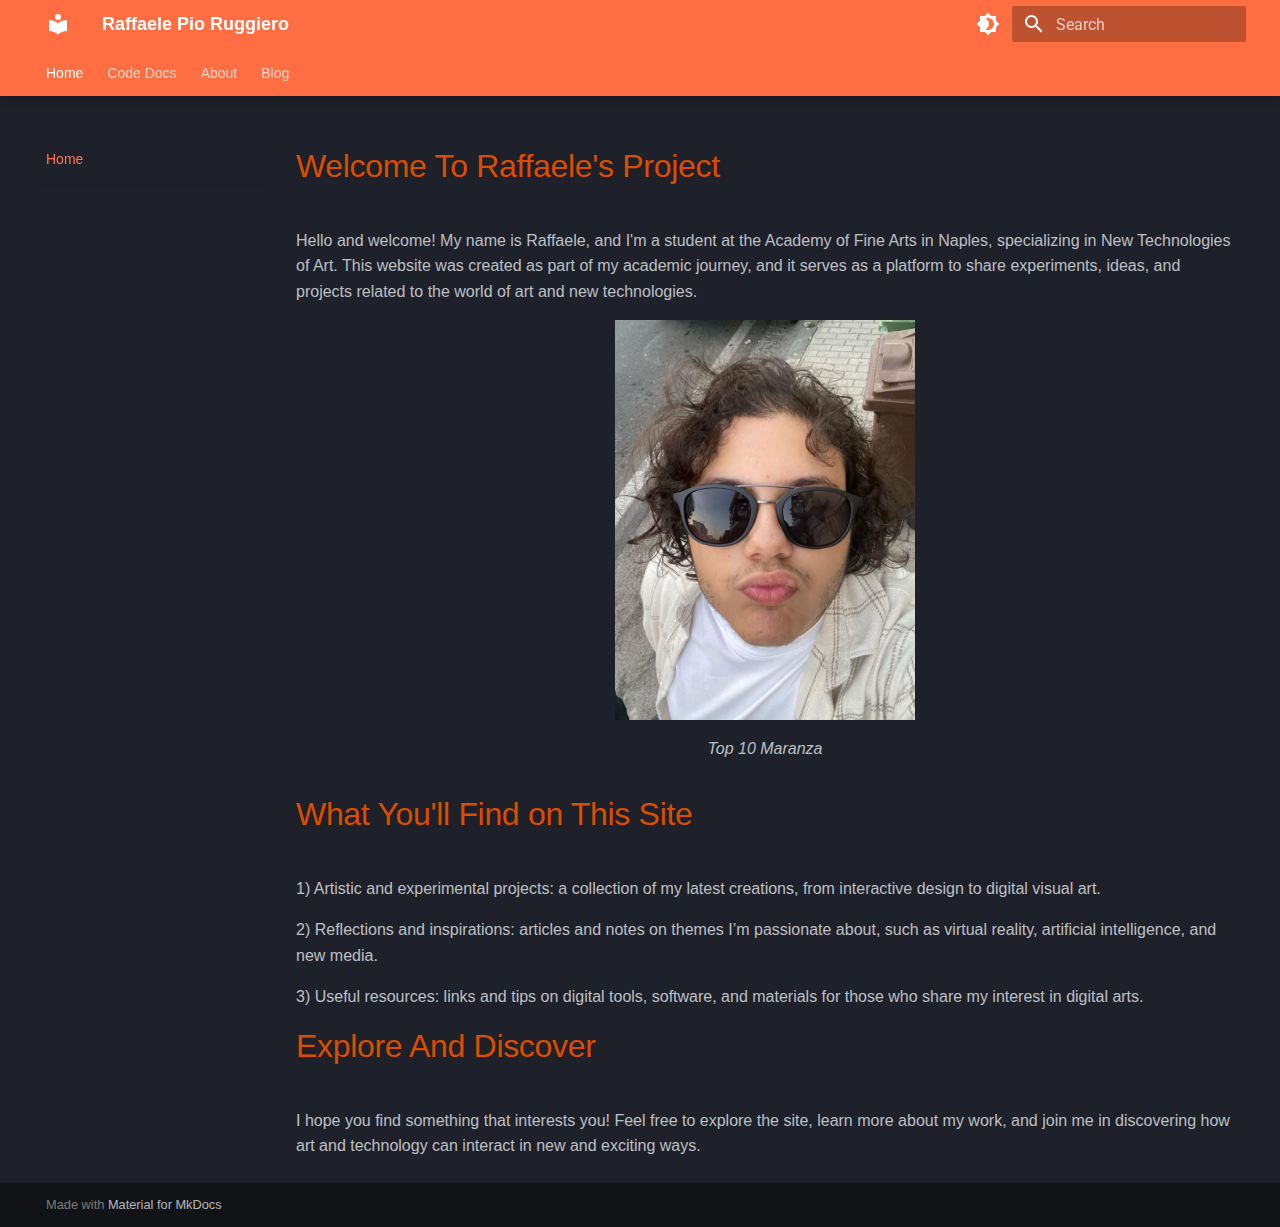
<file: index.html>
<!doctype html>
<html lang="en" class="no-js">
  <head>
    
      <meta charset="utf-8">
      <meta name="viewport" content="width=device-width,initial-scale=1">
      
      
      
        <link rel="canonical" href="https://mydomain.org/mysite/">
      
      
      
        <link rel="next" href="coding/my-first-code/">
      
      
      <link rel="icon" href="assets/images/favicon.png">
      <meta name="generator" content="mkdocs-1.6.1, mkdocs-material-9.5.44">
    
    
      
        <title>Raffaele Pio Ruggiero</title>
      
    
    
      <link rel="stylesheet" href="assets/stylesheets/main.0253249f.min.css">
      
        
        <link rel="stylesheet" href="assets/stylesheets/palette.06af60db.min.css">
      
      


    
    
      
    
    
      
        
        
        <link rel="preconnect" href="https://fonts.gstatic.com" crossorigin>
        <link rel="stylesheet" href="https://fonts.googleapis.com/css?family=Roboto:300,300i,400,400i,700,700i%7CRoboto+Mono:400,400i,700,700i&display=fallback">
        <style>:root{--md-text-font:"Roboto";--md-code-font:"Roboto Mono"}</style>
      
    
    
      <link rel="stylesheet" href="css/extra.css">
    
    <script>__md_scope=new URL(".",location),__md_hash=e=>[...e].reduce(((e,_)=>(e<<5)-e+_.charCodeAt(0)),0),__md_get=(e,_=localStorage,t=__md_scope)=>JSON.parse(_.getItem(t.pathname+"."+e)),__md_set=(e,_,t=localStorage,a=__md_scope)=>{try{t.setItem(a.pathname+"."+e,JSON.stringify(_))}catch(e){}}</script>
    
      

    
    
    
  </head>
  
  
    
    
      
    
    
    
    
    <body dir="ltr" data-md-color-scheme="slate" data-md-color-primary="deep-orange" data-md-color-accent="orange">
  
    
    <input class="md-toggle" data-md-toggle="drawer" type="checkbox" id="__drawer" autocomplete="off">
    <input class="md-toggle" data-md-toggle="search" type="checkbox" id="__search" autocomplete="off">
    <label class="md-overlay" for="__drawer"></label>
    <div data-md-component="skip">
      
    </div>
    <div data-md-component="announce">
      
    </div>
    
    
      

  

<header class="md-header md-header--shadow md-header--lifted" data-md-component="header">
  <nav class="md-header__inner md-grid" aria-label="Header">
    <a href="." title="Raffaele Pio Ruggiero" class="md-header__button md-logo" aria-label="Raffaele Pio Ruggiero" data-md-component="logo">
      
  
  <svg xmlns="http://www.w3.org/2000/svg" viewBox="0 0 24 24"><path d="M12 8a3 3 0 0 0 3-3 3 3 0 0 0-3-3 3 3 0 0 0-3 3 3 3 0 0 0 3 3m0 3.54C9.64 9.35 6.5 8 3 8v11c3.5 0 6.64 1.35 9 3.54 2.36-2.19 5.5-3.54 9-3.54V8c-3.5 0-6.64 1.35-9 3.54"/></svg>

    </a>
    <label class="md-header__button md-icon" for="__drawer">
      
      <svg xmlns="http://www.w3.org/2000/svg" viewBox="0 0 24 24"><path d="M3 6h18v2H3zm0 5h18v2H3zm0 5h18v2H3z"/></svg>
    </label>
    <div class="md-header__title" data-md-component="header-title">
      <div class="md-header__ellipsis">
        <div class="md-header__topic">
          <span class="md-ellipsis">
            Raffaele Pio Ruggiero
          </span>
        </div>
        <div class="md-header__topic" data-md-component="header-topic">
          <span class="md-ellipsis">
            
              Home
            
          </span>
        </div>
      </div>
    </div>
    
      
        <form class="md-header__option" data-md-component="palette">
  
    
    
    
    <input class="md-option" data-md-color-media="" data-md-color-scheme="slate" data-md-color-primary="deep-orange" data-md-color-accent="orange"  aria-label="Switch to light mode"  type="radio" name="__palette" id="__palette_0">
    
      <label class="md-header__button md-icon" title="Switch to light mode" for="__palette_1" hidden>
        <svg xmlns="http://www.w3.org/2000/svg" viewBox="0 0 24 24"><path d="M12 18c-.89 0-1.74-.2-2.5-.55C11.56 16.5 13 14.42 13 12s-1.44-4.5-3.5-5.45C10.26 6.2 11.11 6 12 6a6 6 0 0 1 6 6 6 6 0 0 1-6 6m8-9.31V4h-4.69L12 .69 8.69 4H4v4.69L.69 12 4 15.31V20h4.69L12 23.31 15.31 20H20v-4.69L23.31 12z"/></svg>
      </label>
    
  
    
    
    
    <input class="md-option" data-md-color-media="" data-md-color-scheme="default" data-md-color-primary="deep-orange" data-md-color-accent="orange"  aria-label="Switch to dark mode"  type="radio" name="__palette" id="__palette_1">
    
      <label class="md-header__button md-icon" title="Switch to dark mode" for="__palette_0" hidden>
        <svg xmlns="http://www.w3.org/2000/svg" viewBox="0 0 24 24"><path d="M12 18c-.89 0-1.74-.2-2.5-.55C11.56 16.5 13 14.42 13 12s-1.44-4.5-3.5-5.45C10.26 6.2 11.11 6 12 6a6 6 0 0 1 6 6 6 6 0 0 1-6 6m8-9.31V4h-4.69L12 .69 8.69 4H4v4.69L.69 12 4 15.31V20h4.69L12 23.31 15.31 20H20v-4.69L23.31 12z"/></svg>
      </label>
    
  
</form>
      
    
    
      <script>var palette=__md_get("__palette");if(palette&&palette.color){if("(prefers-color-scheme)"===palette.color.media){var media=matchMedia("(prefers-color-scheme: light)"),input=document.querySelector(media.matches?"[data-md-color-media='(prefers-color-scheme: light)']":"[data-md-color-media='(prefers-color-scheme: dark)']");palette.color.media=input.getAttribute("data-md-color-media"),palette.color.scheme=input.getAttribute("data-md-color-scheme"),palette.color.primary=input.getAttribute("data-md-color-primary"),palette.color.accent=input.getAttribute("data-md-color-accent")}for(var[key,value]of Object.entries(palette.color))document.body.setAttribute("data-md-color-"+key,value)}</script>
    
    
    
      <label class="md-header__button md-icon" for="__search">
        
        <svg xmlns="http://www.w3.org/2000/svg" viewBox="0 0 24 24"><path d="M9.5 3A6.5 6.5 0 0 1 16 9.5c0 1.61-.59 3.09-1.56 4.23l.27.27h.79l5 5-1.5 1.5-5-5v-.79l-.27-.27A6.52 6.52 0 0 1 9.5 16 6.5 6.5 0 0 1 3 9.5 6.5 6.5 0 0 1 9.5 3m0 2C7 5 5 7 5 9.5S7 14 9.5 14 14 12 14 9.5 12 5 9.5 5"/></svg>
      </label>
      <div class="md-search" data-md-component="search" role="dialog">
  <label class="md-search__overlay" for="__search"></label>
  <div class="md-search__inner" role="search">
    <form class="md-search__form" name="search">
      <input type="text" class="md-search__input" name="query" aria-label="Search" placeholder="Search" autocapitalize="off" autocorrect="off" autocomplete="off" spellcheck="false" data-md-component="search-query" required>
      <label class="md-search__icon md-icon" for="__search">
        
        <svg xmlns="http://www.w3.org/2000/svg" viewBox="0 0 24 24"><path d="M9.5 3A6.5 6.5 0 0 1 16 9.5c0 1.61-.59 3.09-1.56 4.23l.27.27h.79l5 5-1.5 1.5-5-5v-.79l-.27-.27A6.52 6.52 0 0 1 9.5 16 6.5 6.5 0 0 1 3 9.5 6.5 6.5 0 0 1 9.5 3m0 2C7 5 5 7 5 9.5S7 14 9.5 14 14 12 14 9.5 12 5 9.5 5"/></svg>
        
        <svg xmlns="http://www.w3.org/2000/svg" viewBox="0 0 24 24"><path d="M20 11v2H8l5.5 5.5-1.42 1.42L4.16 12l7.92-7.92L13.5 5.5 8 11z"/></svg>
      </label>
      <nav class="md-search__options" aria-label="Search">
        
          <a href="javascript:void(0)" class="md-search__icon md-icon" title="Share" aria-label="Share" data-clipboard data-clipboard-text="" data-md-component="search-share" tabindex="-1">
            
            <svg xmlns="http://www.w3.org/2000/svg" viewBox="0 0 24 24"><path d="M18 16.08c-.76 0-1.44.3-1.96.77L8.91 12.7c.05-.23.09-.46.09-.7s-.04-.47-.09-.7l7.05-4.11c.54.5 1.25.81 2.04.81a3 3 0 0 0 3-3 3 3 0 0 0-3-3 3 3 0 0 0-3 3c0 .24.04.47.09.7L8.04 9.81C7.5 9.31 6.79 9 6 9a3 3 0 0 0-3 3 3 3 0 0 0 3 3c.79 0 1.5-.31 2.04-.81l7.12 4.15c-.05.21-.08.43-.08.66 0 1.61 1.31 2.91 2.92 2.91s2.92-1.3 2.92-2.91A2.92 2.92 0 0 0 18 16.08"/></svg>
          </a>
        
        <button type="reset" class="md-search__icon md-icon" title="Clear" aria-label="Clear" tabindex="-1">
          
          <svg xmlns="http://www.w3.org/2000/svg" viewBox="0 0 24 24"><path d="M19 6.41 17.59 5 12 10.59 6.41 5 5 6.41 10.59 12 5 17.59 6.41 19 12 13.41 17.59 19 19 17.59 13.41 12z"/></svg>
        </button>
      </nav>
      
        <div class="md-search__suggest" data-md-component="search-suggest"></div>
      
    </form>
    <div class="md-search__output">
      <div class="md-search__scrollwrap" tabindex="0" data-md-scrollfix>
        <div class="md-search-result" data-md-component="search-result">
          <div class="md-search-result__meta">
            Initializing search
          </div>
          <ol class="md-search-result__list" role="presentation"></ol>
        </div>
      </div>
    </div>
  </div>
</div>
    
    
  </nav>
  
    
      
<nav class="md-tabs" aria-label="Tabs" data-md-component="tabs">
  <div class="md-grid">
    <ul class="md-tabs__list">
      
        
  
  
    
  
  
    <li class="md-tabs__item md-tabs__item--active">
      <a href="." class="md-tabs__link">
        
  
    
  
  Home

      </a>
    </li>
  

      
        
  
  
  
    
    
      <li class="md-tabs__item">
        <a href="coding/my-first-code/" class="md-tabs__link">
          
  
  Code Docs

        </a>
      </li>
    
  

      
        
  
  
  
    
    
      <li class="md-tabs__item">
        <a href="about/about/" class="md-tabs__link">
          
  
  About

        </a>
      </li>
    
  

      
        
  
  
  
    
    
      <li class="md-tabs__item">
        <a href="blog/" class="md-tabs__link">
          
  
  Blog

        </a>
      </li>
    
  

      
    </ul>
  </div>
</nav>
    
  
</header>
    
    <div class="md-container" data-md-component="container">
      
      
        
      
      <main class="md-main" data-md-component="main">
        <div class="md-main__inner md-grid">
          
            
              
              <div class="md-sidebar md-sidebar--primary" data-md-component="sidebar" data-md-type="navigation" >
                <div class="md-sidebar__scrollwrap">
                  <div class="md-sidebar__inner">
                    


  


  

<nav class="md-nav md-nav--primary md-nav--lifted md-nav--integrated" aria-label="Navigation" data-md-level="0">
  <label class="md-nav__title" for="__drawer">
    <a href="." title="Raffaele Pio Ruggiero" class="md-nav__button md-logo" aria-label="Raffaele Pio Ruggiero" data-md-component="logo">
      
  
  <svg xmlns="http://www.w3.org/2000/svg" viewBox="0 0 24 24"><path d="M12 8a3 3 0 0 0 3-3 3 3 0 0 0-3-3 3 3 0 0 0-3 3 3 3 0 0 0 3 3m0 3.54C9.64 9.35 6.5 8 3 8v11c3.5 0 6.64 1.35 9 3.54 2.36-2.19 5.5-3.54 9-3.54V8c-3.5 0-6.64 1.35-9 3.54"/></svg>

    </a>
    Raffaele Pio Ruggiero
  </label>
  
  <ul class="md-nav__list" data-md-scrollfix>
    
      
      
  
  
    
  
  
  
    <li class="md-nav__item md-nav__item--active">
      
      <input class="md-nav__toggle md-toggle" type="checkbox" id="__toc">
      
      
      
      <a href="." class="md-nav__link md-nav__link--active">
        
  
  <span class="md-ellipsis">
    Home
  </span>
  

      </a>
      
    </li>
  

    
      
      
  
  
  
  
    
    
    
      
      
        
      
    
    
    <li class="md-nav__item md-nav__item--nested">
      
        
        
          
        
        <input class="md-nav__toggle md-toggle md-toggle--indeterminate" type="checkbox" id="__nav_2" >
        
          
          <label class="md-nav__link" for="__nav_2" id="__nav_2_label" tabindex="0">
            
  
  <span class="md-ellipsis">
    Code Docs
  </span>
  

            <span class="md-nav__icon md-icon"></span>
          </label>
        
        <nav class="md-nav" data-md-level="1" aria-labelledby="__nav_2_label" aria-expanded="false">
          <label class="md-nav__title" for="__nav_2">
            <span class="md-nav__icon md-icon"></span>
            Code Docs
          </label>
          <ul class="md-nav__list" data-md-scrollfix>
            
              
                
  
  
  
  
    <li class="md-nav__item">
      <a href="coding/my-first-code/" class="md-nav__link">
        
  
  <span class="md-ellipsis">
    Python
  </span>
  

      </a>
    </li>
  

              
            
          </ul>
        </nav>
      
    </li>
  

    
      
      
  
  
  
  
    
    
    
      
      
        
      
    
    
    <li class="md-nav__item md-nav__item--nested">
      
        
        
          
        
        <input class="md-nav__toggle md-toggle md-toggle--indeterminate" type="checkbox" id="__nav_3" >
        
          
          <label class="md-nav__link" for="__nav_3" id="__nav_3_label" tabindex="0">
            
  
  <span class="md-ellipsis">
    About
  </span>
  

            <span class="md-nav__icon md-icon"></span>
          </label>
        
        <nav class="md-nav" data-md-level="1" aria-labelledby="__nav_3_label" aria-expanded="false">
          <label class="md-nav__title" for="__nav_3">
            <span class="md-nav__icon md-icon"></span>
            About
          </label>
          <ul class="md-nav__list" data-md-scrollfix>
            
              
                
  
  
  
  
    <li class="md-nav__item">
      <a href="about/about/" class="md-nav__link">
        
  
  <span class="md-ellipsis">
    About Me
  </span>
  

      </a>
    </li>
  

              
            
              
                
  
  
  
  
    <li class="md-nav__item">
      <a href="about/childhood/" class="md-nav__link">
        
  
  <span class="md-ellipsis">
    Childhood
  </span>
  

      </a>
    </li>
  

              
            
          </ul>
        </nav>
      
    </li>
  

    
      
      
  
  
  
  
    
    
    
      
      
        
      
    
    
    <li class="md-nav__item md-nav__item--nested">
      
        
        
          
        
        <input class="md-nav__toggle md-toggle md-toggle--indeterminate" type="checkbox" id="__nav_4" >
        
          
          <label class="md-nav__link" for="__nav_4" id="__nav_4_label" tabindex="0">
            
  
  <span class="md-ellipsis">
    Blog
  </span>
  

            <span class="md-nav__icon md-icon"></span>
          </label>
        
        <nav class="md-nav" data-md-level="1" aria-labelledby="__nav_4_label" aria-expanded="false">
          <label class="md-nav__title" for="__nav_4">
            <span class="md-nav__icon md-icon"></span>
            Blog
          </label>
          <ul class="md-nav__list" data-md-scrollfix>
            
              
                
  
  
  
    
  
  
    <li class="md-nav__item">
      <a href="blog/" class="md-nav__link">
        
  
  <span class="md-ellipsis">
    Blog
  </span>
  

      </a>
    </li>
  

              
            
              
                
  
  
  
  
    
    
    
      
      
        
      
    
    
    <li class="md-nav__item md-nav__item--nested">
      
        
        
          
        
        <input class="md-nav__toggle md-toggle md-toggle--indeterminate" type="checkbox" id="__nav_4_2" >
        
          
          <label class="md-nav__link" for="__nav_4_2" id="__nav_4_2_label" tabindex="0">
            
  
  <span class="md-ellipsis">
    Archive
  </span>
  

            <span class="md-nav__icon md-icon"></span>
          </label>
        
        <nav class="md-nav" data-md-level="2" aria-labelledby="__nav_4_2_label" aria-expanded="false">
          <label class="md-nav__title" for="__nav_4_2">
            <span class="md-nav__icon md-icon"></span>
            Archive
          </label>
          <ul class="md-nav__list" data-md-scrollfix>
            
              
                
  
  
  
    
  
  
    <li class="md-nav__item">
      <a href="blog/archive/2024/" class="md-nav__link">
        
  
  <span class="md-ellipsis">
    2024
  </span>
  

      </a>
    </li>
  

              
            
          </ul>
        </nav>
      
    </li>
  

              
            
              
                
  
  
  
  
    
    
    
      
      
        
      
    
    
    <li class="md-nav__item md-nav__item--nested">
      
        
        
          
        
        <input class="md-nav__toggle md-toggle md-toggle--indeterminate" type="checkbox" id="__nav_4_3" >
        
          
          <label class="md-nav__link" for="__nav_4_3" id="__nav_4_3_label" tabindex="0">
            
  
  <span class="md-ellipsis">
    Categories
  </span>
  

            <span class="md-nav__icon md-icon"></span>
          </label>
        
        <nav class="md-nav" data-md-level="2" aria-labelledby="__nav_4_3_label" aria-expanded="false">
          <label class="md-nav__title" for="__nav_4_3">
            <span class="md-nav__icon md-icon"></span>
            Categories
          </label>
          <ul class="md-nav__list" data-md-scrollfix>
            
              
                
  
  
  
    
  
  
    <li class="md-nav__item">
      <a href="blog/category/documentation/" class="md-nav__link">
        
  
  <span class="md-ellipsis">
    Documentation
  </span>
  

      </a>
    </li>
  

              
            
          </ul>
        </nav>
      
    </li>
  

              
            
          </ul>
        </nav>
      
    </li>
  

    
  </ul>
</nav>
                  </div>
                </div>
              </div>
            
            
          
          
            <div class="md-content" data-md-component="content">
              <article class="md-content__inner md-typeset">
                
                  


<h1 style="color: #DC4D01;">Welcome To Raffaele's Project</h1>

<p>Hello and welcome! My name is Raffaele, and I'm a student at the Academy of Fine Arts in Naples, specializing in New Technologies of Art. This website was created as part of my academic journey, and it serves as a platform to share experiments, ideas, and projects related to the world of art and new technologies.</p>
<figure>
<img alt="Image title" src="images/Foto1.jpg" width="300" />
<figcaption>Top 10 Maranza</figcaption>
</figure>
<h1 style="color: #DC4D01;">What You'll Find on This Site</h1>

<p>1) Artistic and experimental projects: a collection of my latest creations, from interactive design to digital visual art.</p>
<p>2) Reflections and inspirations: articles and notes on themes I’m passionate about, such as virtual reality, artificial intelligence, and new media.</p>
<p>3) Useful resources: links and tips on digital tools, software, and materials for those who share my interest in digital arts.</p>
<h1 style="color: #DC4D01;">Explore And Discover</h1>

<p>I hope you find something that interests you! Feel free to explore the site, learn more about my work, and join me in discovering how art and technology can interact in new and exciting ways.</p>












                
              </article>
            </div>
          
          
<script>var target=document.getElementById(location.hash.slice(1));target&&target.name&&(target.checked=target.name.startsWith("__tabbed_"))</script>
        </div>
        
          <button type="button" class="md-top md-icon" data-md-component="top" hidden>
  
  <svg xmlns="http://www.w3.org/2000/svg" viewBox="0 0 24 24"><path d="M13 20h-2V8l-5.5 5.5-1.42-1.42L12 4.16l7.92 7.92-1.42 1.42L13 8z"/></svg>
  Back to top
</button>
        
      </main>
      
        <footer class="md-footer">
  
  <div class="md-footer-meta md-typeset">
    <div class="md-footer-meta__inner md-grid">
      <div class="md-copyright">
  
  
    Made with
    <a href="https://squidfunk.github.io/mkdocs-material/" target="_blank" rel="noopener">
      Material for MkDocs
    </a>
  
</div>
      
    </div>
  </div>
</footer>
      
    </div>
    <div class="md-dialog" data-md-component="dialog">
      <div class="md-dialog__inner md-typeset"></div>
    </div>
    
      <div class="md-progress" data-md-component="progress" role="progressbar"></div>
    
    
    <script id="__config" type="application/json">{"base": ".", "features": ["navigation.instant", "navigation.instant.progress", "navigation.instant.preview", "navigation.tracking", "navigation.tabs", "navigation.tabs", "navigation.tabs.sticky", "navigation.sections", "navigation.expand", "toc.integrate", "navigation.top", "search.suggest", "search.highlight", "search.share", "content.code.copy"], "search": "assets/javascripts/workers/search.6ce7567c.min.js", "translations": {"clipboard.copied": "Copied to clipboard", "clipboard.copy": "Copy to clipboard", "search.result.more.one": "1 more on this page", "search.result.more.other": "# more on this page", "search.result.none": "No matching documents", "search.result.one": "1 matching document", "search.result.other": "# matching documents", "search.result.placeholder": "Type to start searching", "search.result.term.missing": "Missing", "select.version": "Select version"}}</script>
    
    
      <script src="assets/javascripts/bundle.83f73b43.min.js"></script>
      
    
  </body>
</html>
</file>
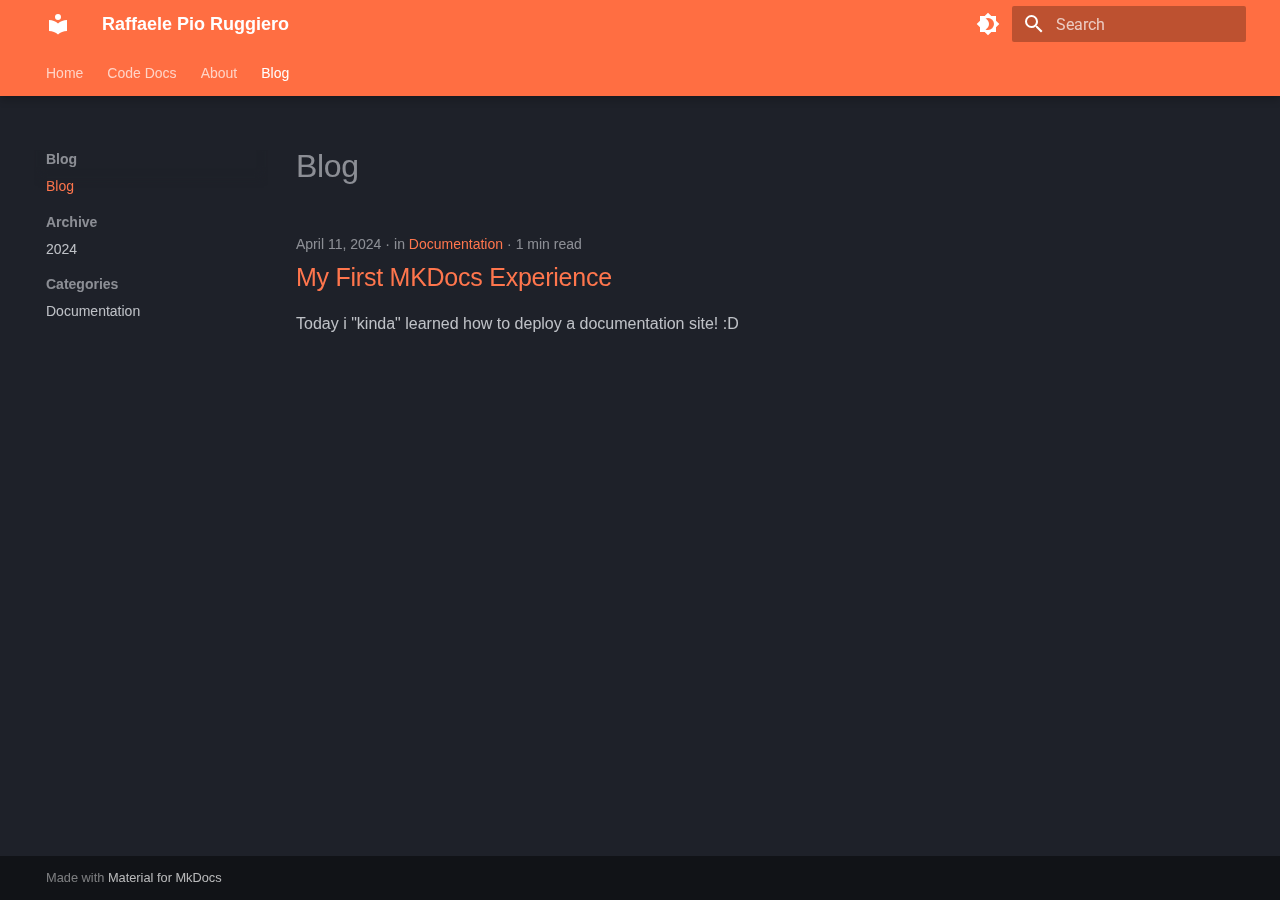
<file: blog/index.html>
<!doctype html>
<html lang="en" class="no-js">
  <head>
    
      <meta charset="utf-8">
      <meta name="viewport" content="width=device-width,initial-scale=1">
      
      
      
        <link rel="canonical" href="https://mydomain.org/mysite/blog/">
      
      
        <link rel="prev" href="../about/childhood/">
      
      
        <link rel="next" href="category/documentation/">
      
      
      <link rel="icon" href="../assets/images/favicon.png">
      <meta name="generator" content="mkdocs-1.6.1, mkdocs-material-9.5.44">
    
    
      
        <title>Blog - Raffaele Pio Ruggiero</title>
      
    
    
      <link rel="stylesheet" href="../assets/stylesheets/main.0253249f.min.css">
      
        
        <link rel="stylesheet" href="../assets/stylesheets/palette.06af60db.min.css">
      
      


    
    
      
    
    
      
        
        
        <link rel="preconnect" href="https://fonts.gstatic.com" crossorigin>
        <link rel="stylesheet" href="https://fonts.googleapis.com/css?family=Roboto:300,300i,400,400i,700,700i%7CRoboto+Mono:400,400i,700,700i&display=fallback">
        <style>:root{--md-text-font:"Roboto";--md-code-font:"Roboto Mono"}</style>
      
    
    
      <link rel="stylesheet" href="../css/extra.css">
    
    <script>__md_scope=new URL("..",location),__md_hash=e=>[...e].reduce(((e,_)=>(e<<5)-e+_.charCodeAt(0)),0),__md_get=(e,_=localStorage,t=__md_scope)=>JSON.parse(_.getItem(t.pathname+"."+e)),__md_set=(e,_,t=localStorage,a=__md_scope)=>{try{t.setItem(a.pathname+"."+e,JSON.stringify(_))}catch(e){}}</script>
    
      

    
    
    
  </head>
  
  
    
    
      
    
    
    
    
    <body dir="ltr" data-md-color-scheme="slate" data-md-color-primary="deep-orange" data-md-color-accent="orange">
  
    
    <input class="md-toggle" data-md-toggle="drawer" type="checkbox" id="__drawer" autocomplete="off">
    <input class="md-toggle" data-md-toggle="search" type="checkbox" id="__search" autocomplete="off">
    <label class="md-overlay" for="__drawer"></label>
    <div data-md-component="skip">
      
        
        <a href="#blog" class="md-skip">
          Skip to content
        </a>
      
    </div>
    <div data-md-component="announce">
      
    </div>
    
    
      

  

<header class="md-header md-header--shadow md-header--lifted" data-md-component="header">
  <nav class="md-header__inner md-grid" aria-label="Header">
    <a href=".." title="Raffaele Pio Ruggiero" class="md-header__button md-logo" aria-label="Raffaele Pio Ruggiero" data-md-component="logo">
      
  
  <svg xmlns="http://www.w3.org/2000/svg" viewBox="0 0 24 24"><path d="M12 8a3 3 0 0 0 3-3 3 3 0 0 0-3-3 3 3 0 0 0-3 3 3 3 0 0 0 3 3m0 3.54C9.64 9.35 6.5 8 3 8v11c3.5 0 6.64 1.35 9 3.54 2.36-2.19 5.5-3.54 9-3.54V8c-3.5 0-6.64 1.35-9 3.54"/></svg>

    </a>
    <label class="md-header__button md-icon" for="__drawer">
      
      <svg xmlns="http://www.w3.org/2000/svg" viewBox="0 0 24 24"><path d="M3 6h18v2H3zm0 5h18v2H3zm0 5h18v2H3z"/></svg>
    </label>
    <div class="md-header__title" data-md-component="header-title">
      <div class="md-header__ellipsis">
        <div class="md-header__topic">
          <span class="md-ellipsis">
            Raffaele Pio Ruggiero
          </span>
        </div>
        <div class="md-header__topic" data-md-component="header-topic">
          <span class="md-ellipsis">
            
              Blog
            
          </span>
        </div>
      </div>
    </div>
    
      
        <form class="md-header__option" data-md-component="palette">
  
    
    
    
    <input class="md-option" data-md-color-media="" data-md-color-scheme="slate" data-md-color-primary="deep-orange" data-md-color-accent="orange"  aria-label="Switch to light mode"  type="radio" name="__palette" id="__palette_0">
    
      <label class="md-header__button md-icon" title="Switch to light mode" for="__palette_1" hidden>
        <svg xmlns="http://www.w3.org/2000/svg" viewBox="0 0 24 24"><path d="M12 18c-.89 0-1.74-.2-2.5-.55C11.56 16.5 13 14.42 13 12s-1.44-4.5-3.5-5.45C10.26 6.2 11.11 6 12 6a6 6 0 0 1 6 6 6 6 0 0 1-6 6m8-9.31V4h-4.69L12 .69 8.69 4H4v4.69L.69 12 4 15.31V20h4.69L12 23.31 15.31 20H20v-4.69L23.31 12z"/></svg>
      </label>
    
  
    
    
    
    <input class="md-option" data-md-color-media="" data-md-color-scheme="default" data-md-color-primary="deep-orange" data-md-color-accent="orange"  aria-label="Switch to dark mode"  type="radio" name="__palette" id="__palette_1">
    
      <label class="md-header__button md-icon" title="Switch to dark mode" for="__palette_0" hidden>
        <svg xmlns="http://www.w3.org/2000/svg" viewBox="0 0 24 24"><path d="M12 18c-.89 0-1.74-.2-2.5-.55C11.56 16.5 13 14.42 13 12s-1.44-4.5-3.5-5.45C10.26 6.2 11.11 6 12 6a6 6 0 0 1 6 6 6 6 0 0 1-6 6m8-9.31V4h-4.69L12 .69 8.69 4H4v4.69L.69 12 4 15.31V20h4.69L12 23.31 15.31 20H20v-4.69L23.31 12z"/></svg>
      </label>
    
  
</form>
      
    
    
      <script>var palette=__md_get("__palette");if(palette&&palette.color){if("(prefers-color-scheme)"===palette.color.media){var media=matchMedia("(prefers-color-scheme: light)"),input=document.querySelector(media.matches?"[data-md-color-media='(prefers-color-scheme: light)']":"[data-md-color-media='(prefers-color-scheme: dark)']");palette.color.media=input.getAttribute("data-md-color-media"),palette.color.scheme=input.getAttribute("data-md-color-scheme"),palette.color.primary=input.getAttribute("data-md-color-primary"),palette.color.accent=input.getAttribute("data-md-color-accent")}for(var[key,value]of Object.entries(palette.color))document.body.setAttribute("data-md-color-"+key,value)}</script>
    
    
    
      <label class="md-header__button md-icon" for="__search">
        
        <svg xmlns="http://www.w3.org/2000/svg" viewBox="0 0 24 24"><path d="M9.5 3A6.5 6.5 0 0 1 16 9.5c0 1.61-.59 3.09-1.56 4.23l.27.27h.79l5 5-1.5 1.5-5-5v-.79l-.27-.27A6.52 6.52 0 0 1 9.5 16 6.5 6.5 0 0 1 3 9.5 6.5 6.5 0 0 1 9.5 3m0 2C7 5 5 7 5 9.5S7 14 9.5 14 14 12 14 9.5 12 5 9.5 5"/></svg>
      </label>
      <div class="md-search" data-md-component="search" role="dialog">
  <label class="md-search__overlay" for="__search"></label>
  <div class="md-search__inner" role="search">
    <form class="md-search__form" name="search">
      <input type="text" class="md-search__input" name="query" aria-label="Search" placeholder="Search" autocapitalize="off" autocorrect="off" autocomplete="off" spellcheck="false" data-md-component="search-query" required>
      <label class="md-search__icon md-icon" for="__search">
        
        <svg xmlns="http://www.w3.org/2000/svg" viewBox="0 0 24 24"><path d="M9.5 3A6.5 6.5 0 0 1 16 9.5c0 1.61-.59 3.09-1.56 4.23l.27.27h.79l5 5-1.5 1.5-5-5v-.79l-.27-.27A6.52 6.52 0 0 1 9.5 16 6.5 6.5 0 0 1 3 9.5 6.5 6.5 0 0 1 9.5 3m0 2C7 5 5 7 5 9.5S7 14 9.5 14 14 12 14 9.5 12 5 9.5 5"/></svg>
        
        <svg xmlns="http://www.w3.org/2000/svg" viewBox="0 0 24 24"><path d="M20 11v2H8l5.5 5.5-1.42 1.42L4.16 12l7.92-7.92L13.5 5.5 8 11z"/></svg>
      </label>
      <nav class="md-search__options" aria-label="Search">
        
          <a href="javascript:void(0)" class="md-search__icon md-icon" title="Share" aria-label="Share" data-clipboard data-clipboard-text="" data-md-component="search-share" tabindex="-1">
            
            <svg xmlns="http://www.w3.org/2000/svg" viewBox="0 0 24 24"><path d="M18 16.08c-.76 0-1.44.3-1.96.77L8.91 12.7c.05-.23.09-.46.09-.7s-.04-.47-.09-.7l7.05-4.11c.54.5 1.25.81 2.04.81a3 3 0 0 0 3-3 3 3 0 0 0-3-3 3 3 0 0 0-3 3c0 .24.04.47.09.7L8.04 9.81C7.5 9.31 6.79 9 6 9a3 3 0 0 0-3 3 3 3 0 0 0 3 3c.79 0 1.5-.31 2.04-.81l7.12 4.15c-.05.21-.08.43-.08.66 0 1.61 1.31 2.91 2.92 2.91s2.92-1.3 2.92-2.91A2.92 2.92 0 0 0 18 16.08"/></svg>
          </a>
        
        <button type="reset" class="md-search__icon md-icon" title="Clear" aria-label="Clear" tabindex="-1">
          
          <svg xmlns="http://www.w3.org/2000/svg" viewBox="0 0 24 24"><path d="M19 6.41 17.59 5 12 10.59 6.41 5 5 6.41 10.59 12 5 17.59 6.41 19 12 13.41 17.59 19 19 17.59 13.41 12z"/></svg>
        </button>
      </nav>
      
        <div class="md-search__suggest" data-md-component="search-suggest"></div>
      
    </form>
    <div class="md-search__output">
      <div class="md-search__scrollwrap" tabindex="0" data-md-scrollfix>
        <div class="md-search-result" data-md-component="search-result">
          <div class="md-search-result__meta">
            Initializing search
          </div>
          <ol class="md-search-result__list" role="presentation"></ol>
        </div>
      </div>
    </div>
  </div>
</div>
    
    
  </nav>
  
    
      
<nav class="md-tabs" aria-label="Tabs" data-md-component="tabs">
  <div class="md-grid">
    <ul class="md-tabs__list">
      
        
  
  
  
    <li class="md-tabs__item">
      <a href=".." class="md-tabs__link">
        
  
    
  
  Home

      </a>
    </li>
  

      
        
  
  
  
    
    
      <li class="md-tabs__item">
        <a href="../coding/my-first-code/" class="md-tabs__link">
          
  
  Code Docs

        </a>
      </li>
    
  

      
        
  
  
  
    
    
      <li class="md-tabs__item">
        <a href="../about/about/" class="md-tabs__link">
          
  
  About

        </a>
      </li>
    
  

      
        
  
  
    
  
  
    
    
      <li class="md-tabs__item md-tabs__item--active">
        <a href="./" class="md-tabs__link">
          
  
  Blog

        </a>
      </li>
    
  

      
    </ul>
  </div>
</nav>
    
  
</header>
    
    <div class="md-container" data-md-component="container">
      
      
        
      
      <main class="md-main" data-md-component="main">
        <div class="md-main__inner md-grid">
          
            
              
              <div class="md-sidebar md-sidebar--primary" data-md-component="sidebar" data-md-type="navigation" >
                <div class="md-sidebar__scrollwrap">
                  <div class="md-sidebar__inner">
                    


  


  

<nav class="md-nav md-nav--primary md-nav--lifted md-nav--integrated" aria-label="Navigation" data-md-level="0">
  <label class="md-nav__title" for="__drawer">
    <a href=".." title="Raffaele Pio Ruggiero" class="md-nav__button md-logo" aria-label="Raffaele Pio Ruggiero" data-md-component="logo">
      
  
  <svg xmlns="http://www.w3.org/2000/svg" viewBox="0 0 24 24"><path d="M12 8a3 3 0 0 0 3-3 3 3 0 0 0-3-3 3 3 0 0 0-3 3 3 3 0 0 0 3 3m0 3.54C9.64 9.35 6.5 8 3 8v11c3.5 0 6.64 1.35 9 3.54 2.36-2.19 5.5-3.54 9-3.54V8c-3.5 0-6.64 1.35-9 3.54"/></svg>

    </a>
    Raffaele Pio Ruggiero
  </label>
  
  <ul class="md-nav__list" data-md-scrollfix>
    
      
      
  
  
  
  
    <li class="md-nav__item">
      <a href=".." class="md-nav__link">
        
  
  <span class="md-ellipsis">
    Home
  </span>
  

      </a>
    </li>
  

    
      
      
  
  
  
  
    
    
    
      
      
        
      
    
    
    <li class="md-nav__item md-nav__item--nested">
      
        
        
          
        
        <input class="md-nav__toggle md-toggle md-toggle--indeterminate" type="checkbox" id="__nav_2" >
        
          
          <label class="md-nav__link" for="__nav_2" id="__nav_2_label" tabindex="0">
            
  
  <span class="md-ellipsis">
    Code Docs
  </span>
  

            <span class="md-nav__icon md-icon"></span>
          </label>
        
        <nav class="md-nav" data-md-level="1" aria-labelledby="__nav_2_label" aria-expanded="false">
          <label class="md-nav__title" for="__nav_2">
            <span class="md-nav__icon md-icon"></span>
            Code Docs
          </label>
          <ul class="md-nav__list" data-md-scrollfix>
            
              
                
  
  
  
  
    <li class="md-nav__item">
      <a href="../coding/my-first-code/" class="md-nav__link">
        
  
  <span class="md-ellipsis">
    Python
  </span>
  

      </a>
    </li>
  

              
            
          </ul>
        </nav>
      
    </li>
  

    
      
      
  
  
  
  
    
    
    
      
      
        
      
    
    
    <li class="md-nav__item md-nav__item--nested">
      
        
        
          
        
        <input class="md-nav__toggle md-toggle md-toggle--indeterminate" type="checkbox" id="__nav_3" >
        
          
          <label class="md-nav__link" for="__nav_3" id="__nav_3_label" tabindex="0">
            
  
  <span class="md-ellipsis">
    About
  </span>
  

            <span class="md-nav__icon md-icon"></span>
          </label>
        
        <nav class="md-nav" data-md-level="1" aria-labelledby="__nav_3_label" aria-expanded="false">
          <label class="md-nav__title" for="__nav_3">
            <span class="md-nav__icon md-icon"></span>
            About
          </label>
          <ul class="md-nav__list" data-md-scrollfix>
            
              
                
  
  
  
  
    <li class="md-nav__item">
      <a href="../about/about/" class="md-nav__link">
        
  
  <span class="md-ellipsis">
    About Me
  </span>
  

      </a>
    </li>
  

              
            
              
                
  
  
  
  
    <li class="md-nav__item">
      <a href="../about/childhood/" class="md-nav__link">
        
  
  <span class="md-ellipsis">
    Childhood
  </span>
  

      </a>
    </li>
  

              
            
          </ul>
        </nav>
      
    </li>
  

    
      
      
  
  
    
  
  
  
    
    
    
      
        
        
      
      
        
      
    
    
    <li class="md-nav__item md-nav__item--active md-nav__item--section md-nav__item--nested">
      
        
        
        <input class="md-nav__toggle md-toggle " type="checkbox" id="__nav_4" checked>
        
          
          <label class="md-nav__link" for="__nav_4" id="__nav_4_label" tabindex="">
            
  
  <span class="md-ellipsis">
    Blog
  </span>
  

            <span class="md-nav__icon md-icon"></span>
          </label>
        
        <nav class="md-nav" data-md-level="1" aria-labelledby="__nav_4_label" aria-expanded="true">
          <label class="md-nav__title" for="__nav_4">
            <span class="md-nav__icon md-icon"></span>
            Blog
          </label>
          <ul class="md-nav__list" data-md-scrollfix>
            
              
                
  
  
    
  
  
    
      
    
  
  
    <li class="md-nav__item md-nav__item--active">
      
      <input class="md-nav__toggle md-toggle" type="checkbox" id="__toc">
      
      
        
      
      
      <a href="./" class="md-nav__link md-nav__link--active">
        
  
  <span class="md-ellipsis">
    Blog
  </span>
  

      </a>
      
    </li>
  

              
            
              
                
  
  
  
  
    
    
    
      
      
        
          
          
        
      
    
    
    <li class="md-nav__item md-nav__item--section md-nav__item--nested">
      
        
        
          
        
        <input class="md-nav__toggle md-toggle md-toggle--indeterminate" type="checkbox" id="__nav_4_2" >
        
          
          <label class="md-nav__link" for="__nav_4_2" id="__nav_4_2_label" tabindex="">
            
  
  <span class="md-ellipsis">
    Archive
  </span>
  

            <span class="md-nav__icon md-icon"></span>
          </label>
        
        <nav class="md-nav" data-md-level="2" aria-labelledby="__nav_4_2_label" aria-expanded="false">
          <label class="md-nav__title" for="__nav_4_2">
            <span class="md-nav__icon md-icon"></span>
            Archive
          </label>
          <ul class="md-nav__list" data-md-scrollfix>
            
              
                
  
  
  
    
  
  
    <li class="md-nav__item">
      <a href="archive/2024/" class="md-nav__link">
        
  
  <span class="md-ellipsis">
    2024
  </span>
  

      </a>
    </li>
  

              
            
          </ul>
        </nav>
      
    </li>
  

              
            
              
                
  
  
  
  
    
    
    
      
      
        
          
          
        
      
    
    
    <li class="md-nav__item md-nav__item--section md-nav__item--nested">
      
        
        
          
        
        <input class="md-nav__toggle md-toggle md-toggle--indeterminate" type="checkbox" id="__nav_4_3" >
        
          
          <label class="md-nav__link" for="__nav_4_3" id="__nav_4_3_label" tabindex="">
            
  
  <span class="md-ellipsis">
    Categories
  </span>
  

            <span class="md-nav__icon md-icon"></span>
          </label>
        
        <nav class="md-nav" data-md-level="2" aria-labelledby="__nav_4_3_label" aria-expanded="false">
          <label class="md-nav__title" for="__nav_4_3">
            <span class="md-nav__icon md-icon"></span>
            Categories
          </label>
          <ul class="md-nav__list" data-md-scrollfix>
            
              
                
  
  
  
    
  
  
    <li class="md-nav__item">
      <a href="category/documentation/" class="md-nav__link">
        
  
  <span class="md-ellipsis">
    Documentation
  </span>
  

      </a>
    </li>
  

              
            
          </ul>
        </nav>
      
    </li>
  

              
            
          </ul>
        </nav>
      
    </li>
  

    
  </ul>
</nav>
                  </div>
                </div>
              </div>
            
            
          
          
  <div class="md-content" data-md-component="content">
    <div class="md-content__inner">
      <header class="md-typeset">
        <h1 id="blog">Blog</h1>
      </header>
      
        <article class="md-post md-post--excerpt">
  <header class="md-post__header">
    
    <div class="md-post__meta md-meta">
      <ul class="md-meta__list">
        <li class="md-meta__item">
          <time datetime="2024-04-11 00:00:00">April 11, 2024</time></li>
        
          <li class="md-meta__item">
            in
            
              <a href="category/documentation/" class="md-meta__link">Documentation</a></li>
        
        
          
          <li class="md-meta__item">
            
              1 min read
            
          </li>
        
      </ul>
      
    </div>
  </header>
  <div class="md-post__content md-typeset">
    <h2 id="my-first-mkdocs-experience"><a class="toclink" href="2024/04/11/my-first-mkdocs-experience/">My First MKDocs Experience</a></h2>
<p>Today i "kinda" learned how to deploy a documentation site! :D</p>
    
  </div>
</article>
      
      
        
          



<nav class="md-pagination">
  
</nav>
        
      
    </div>
  </div>

          
<script>var target=document.getElementById(location.hash.slice(1));target&&target.name&&(target.checked=target.name.startsWith("__tabbed_"))</script>
        </div>
        
          <button type="button" class="md-top md-icon" data-md-component="top" hidden>
  
  <svg xmlns="http://www.w3.org/2000/svg" viewBox="0 0 24 24"><path d="M13 20h-2V8l-5.5 5.5-1.42-1.42L12 4.16l7.92 7.92-1.42 1.42L13 8z"/></svg>
  Back to top
</button>
        
      </main>
      
        <footer class="md-footer">
  
  <div class="md-footer-meta md-typeset">
    <div class="md-footer-meta__inner md-grid">
      <div class="md-copyright">
  
  
    Made with
    <a href="https://squidfunk.github.io/mkdocs-material/" target="_blank" rel="noopener">
      Material for MkDocs
    </a>
  
</div>
      
    </div>
  </div>
</footer>
      
    </div>
    <div class="md-dialog" data-md-component="dialog">
      <div class="md-dialog__inner md-typeset"></div>
    </div>
    
      <div class="md-progress" data-md-component="progress" role="progressbar"></div>
    
    
    <script id="__config" type="application/json">{"base": "..", "features": ["navigation.instant", "navigation.instant.progress", "navigation.instant.preview", "navigation.tracking", "navigation.tabs", "navigation.tabs", "navigation.tabs.sticky", "navigation.sections", "navigation.expand", "toc.integrate", "navigation.top", "search.suggest", "search.highlight", "search.share", "content.code.copy"], "search": "../assets/javascripts/workers/search.6ce7567c.min.js", "translations": {"clipboard.copied": "Copied to clipboard", "clipboard.copy": "Copy to clipboard", "search.result.more.one": "1 more on this page", "search.result.more.other": "# more on this page", "search.result.none": "No matching documents", "search.result.one": "1 matching document", "search.result.other": "# matching documents", "search.result.placeholder": "Type to start searching", "search.result.term.missing": "Missing", "select.version": "Select version"}}</script>
    
    
      <script src="../assets/javascripts/bundle.83f73b43.min.js"></script>
      
    
  </body>
</html>
</file>
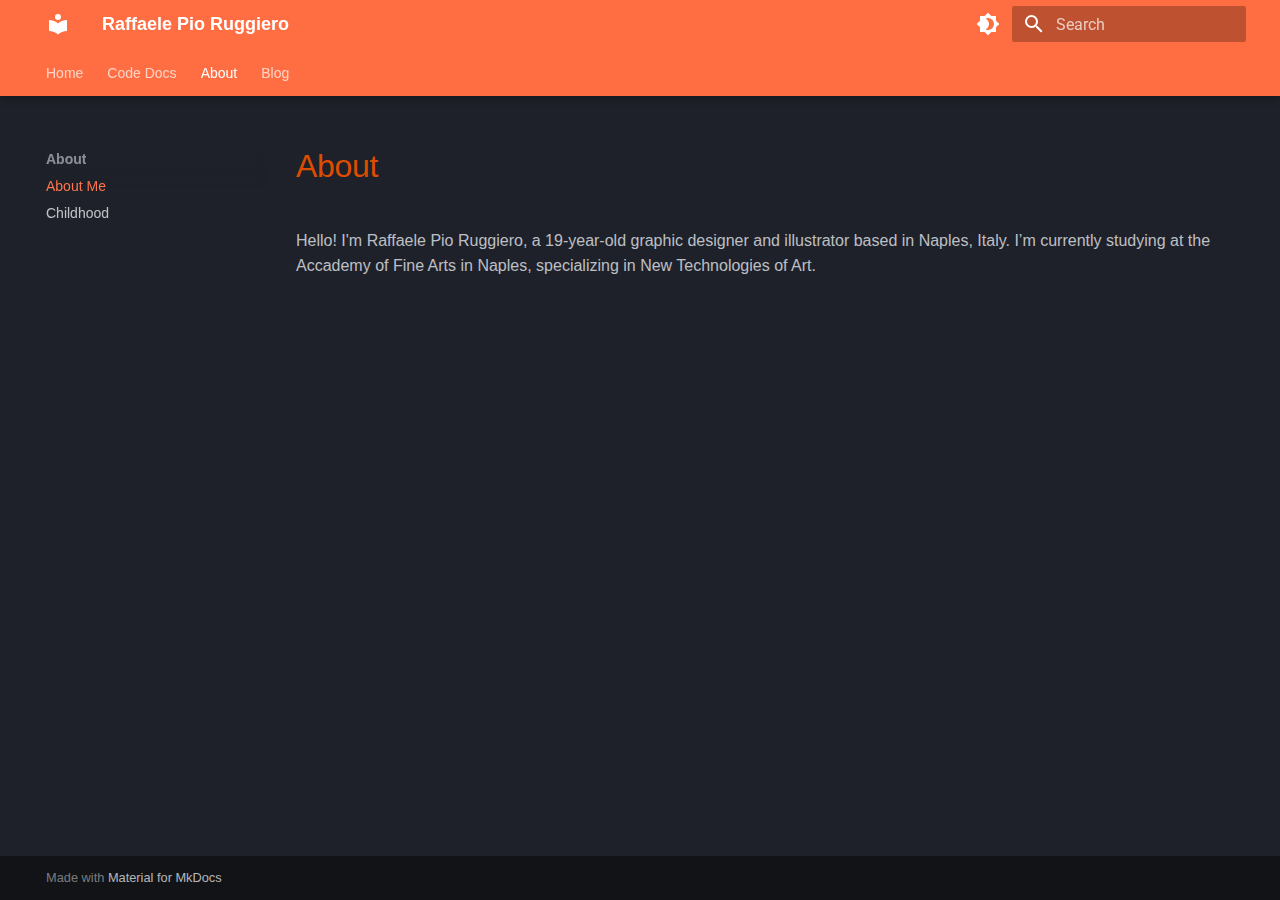
<file: about/about/index.html>
<!doctype html>
<html lang="en" class="no-js">
  <head>
    
      <meta charset="utf-8">
      <meta name="viewport" content="width=device-width,initial-scale=1">
      
      
      
        <link rel="canonical" href="https://mydomain.org/mysite/about/about/">
      
      
        <link rel="prev" href="../../coding/my-first-code/">
      
      
        <link rel="next" href="../childhood/">
      
      
      <link rel="icon" href="../../assets/images/favicon.png">
      <meta name="generator" content="mkdocs-1.6.1, mkdocs-material-9.5.44">
    
    
      
        <title>About Me - Raffaele Pio Ruggiero</title>
      
    
    
      <link rel="stylesheet" href="../../assets/stylesheets/main.0253249f.min.css">
      
        
        <link rel="stylesheet" href="../../assets/stylesheets/palette.06af60db.min.css">
      
      


    
    
      
    
    
      
        
        
        <link rel="preconnect" href="https://fonts.gstatic.com" crossorigin>
        <link rel="stylesheet" href="https://fonts.googleapis.com/css?family=Roboto:300,300i,400,400i,700,700i%7CRoboto+Mono:400,400i,700,700i&display=fallback">
        <style>:root{--md-text-font:"Roboto";--md-code-font:"Roboto Mono"}</style>
      
    
    
      <link rel="stylesheet" href="../../css/extra.css">
    
    <script>__md_scope=new URL("../..",location),__md_hash=e=>[...e].reduce(((e,_)=>(e<<5)-e+_.charCodeAt(0)),0),__md_get=(e,_=localStorage,t=__md_scope)=>JSON.parse(_.getItem(t.pathname+"."+e)),__md_set=(e,_,t=localStorage,a=__md_scope)=>{try{t.setItem(a.pathname+"."+e,JSON.stringify(_))}catch(e){}}</script>
    
      

    
    
    
  </head>
  
  
    
    
      
    
    
    
    
    <body dir="ltr" data-md-color-scheme="slate" data-md-color-primary="deep-orange" data-md-color-accent="orange">
  
    
    <input class="md-toggle" data-md-toggle="drawer" type="checkbox" id="__drawer" autocomplete="off">
    <input class="md-toggle" data-md-toggle="search" type="checkbox" id="__search" autocomplete="off">
    <label class="md-overlay" for="__drawer"></label>
    <div data-md-component="skip">
      
    </div>
    <div data-md-component="announce">
      
    </div>
    
    
      

  

<header class="md-header md-header--shadow md-header--lifted" data-md-component="header">
  <nav class="md-header__inner md-grid" aria-label="Header">
    <a href="../.." title="Raffaele Pio Ruggiero" class="md-header__button md-logo" aria-label="Raffaele Pio Ruggiero" data-md-component="logo">
      
  
  <svg xmlns="http://www.w3.org/2000/svg" viewBox="0 0 24 24"><path d="M12 8a3 3 0 0 0 3-3 3 3 0 0 0-3-3 3 3 0 0 0-3 3 3 3 0 0 0 3 3m0 3.54C9.64 9.35 6.5 8 3 8v11c3.5 0 6.64 1.35 9 3.54 2.36-2.19 5.5-3.54 9-3.54V8c-3.5 0-6.64 1.35-9 3.54"/></svg>

    </a>
    <label class="md-header__button md-icon" for="__drawer">
      
      <svg xmlns="http://www.w3.org/2000/svg" viewBox="0 0 24 24"><path d="M3 6h18v2H3zm0 5h18v2H3zm0 5h18v2H3z"/></svg>
    </label>
    <div class="md-header__title" data-md-component="header-title">
      <div class="md-header__ellipsis">
        <div class="md-header__topic">
          <span class="md-ellipsis">
            Raffaele Pio Ruggiero
          </span>
        </div>
        <div class="md-header__topic" data-md-component="header-topic">
          <span class="md-ellipsis">
            
              About Me
            
          </span>
        </div>
      </div>
    </div>
    
      
        <form class="md-header__option" data-md-component="palette">
  
    
    
    
    <input class="md-option" data-md-color-media="" data-md-color-scheme="slate" data-md-color-primary="deep-orange" data-md-color-accent="orange"  aria-label="Switch to light mode"  type="radio" name="__palette" id="__palette_0">
    
      <label class="md-header__button md-icon" title="Switch to light mode" for="__palette_1" hidden>
        <svg xmlns="http://www.w3.org/2000/svg" viewBox="0 0 24 24"><path d="M12 18c-.89 0-1.74-.2-2.5-.55C11.56 16.5 13 14.42 13 12s-1.44-4.5-3.5-5.45C10.26 6.2 11.11 6 12 6a6 6 0 0 1 6 6 6 6 0 0 1-6 6m8-9.31V4h-4.69L12 .69 8.69 4H4v4.69L.69 12 4 15.31V20h4.69L12 23.31 15.31 20H20v-4.69L23.31 12z"/></svg>
      </label>
    
  
    
    
    
    <input class="md-option" data-md-color-media="" data-md-color-scheme="default" data-md-color-primary="deep-orange" data-md-color-accent="orange"  aria-label="Switch to dark mode"  type="radio" name="__palette" id="__palette_1">
    
      <label class="md-header__button md-icon" title="Switch to dark mode" for="__palette_0" hidden>
        <svg xmlns="http://www.w3.org/2000/svg" viewBox="0 0 24 24"><path d="M12 18c-.89 0-1.74-.2-2.5-.55C11.56 16.5 13 14.42 13 12s-1.44-4.5-3.5-5.45C10.26 6.2 11.11 6 12 6a6 6 0 0 1 6 6 6 6 0 0 1-6 6m8-9.31V4h-4.69L12 .69 8.69 4H4v4.69L.69 12 4 15.31V20h4.69L12 23.31 15.31 20H20v-4.69L23.31 12z"/></svg>
      </label>
    
  
</form>
      
    
    
      <script>var palette=__md_get("__palette");if(palette&&palette.color){if("(prefers-color-scheme)"===palette.color.media){var media=matchMedia("(prefers-color-scheme: light)"),input=document.querySelector(media.matches?"[data-md-color-media='(prefers-color-scheme: light)']":"[data-md-color-media='(prefers-color-scheme: dark)']");palette.color.media=input.getAttribute("data-md-color-media"),palette.color.scheme=input.getAttribute("data-md-color-scheme"),palette.color.primary=input.getAttribute("data-md-color-primary"),palette.color.accent=input.getAttribute("data-md-color-accent")}for(var[key,value]of Object.entries(palette.color))document.body.setAttribute("data-md-color-"+key,value)}</script>
    
    
    
      <label class="md-header__button md-icon" for="__search">
        
        <svg xmlns="http://www.w3.org/2000/svg" viewBox="0 0 24 24"><path d="M9.5 3A6.5 6.5 0 0 1 16 9.5c0 1.61-.59 3.09-1.56 4.23l.27.27h.79l5 5-1.5 1.5-5-5v-.79l-.27-.27A6.52 6.52 0 0 1 9.5 16 6.5 6.5 0 0 1 3 9.5 6.5 6.5 0 0 1 9.5 3m0 2C7 5 5 7 5 9.5S7 14 9.5 14 14 12 14 9.5 12 5 9.5 5"/></svg>
      </label>
      <div class="md-search" data-md-component="search" role="dialog">
  <label class="md-search__overlay" for="__search"></label>
  <div class="md-search__inner" role="search">
    <form class="md-search__form" name="search">
      <input type="text" class="md-search__input" name="query" aria-label="Search" placeholder="Search" autocapitalize="off" autocorrect="off" autocomplete="off" spellcheck="false" data-md-component="search-query" required>
      <label class="md-search__icon md-icon" for="__search">
        
        <svg xmlns="http://www.w3.org/2000/svg" viewBox="0 0 24 24"><path d="M9.5 3A6.5 6.5 0 0 1 16 9.5c0 1.61-.59 3.09-1.56 4.23l.27.27h.79l5 5-1.5 1.5-5-5v-.79l-.27-.27A6.52 6.52 0 0 1 9.5 16 6.5 6.5 0 0 1 3 9.5 6.5 6.5 0 0 1 9.5 3m0 2C7 5 5 7 5 9.5S7 14 9.5 14 14 12 14 9.5 12 5 9.5 5"/></svg>
        
        <svg xmlns="http://www.w3.org/2000/svg" viewBox="0 0 24 24"><path d="M20 11v2H8l5.5 5.5-1.42 1.42L4.16 12l7.92-7.92L13.5 5.5 8 11z"/></svg>
      </label>
      <nav class="md-search__options" aria-label="Search">
        
          <a href="javascript:void(0)" class="md-search__icon md-icon" title="Share" aria-label="Share" data-clipboard data-clipboard-text="" data-md-component="search-share" tabindex="-1">
            
            <svg xmlns="http://www.w3.org/2000/svg" viewBox="0 0 24 24"><path d="M18 16.08c-.76 0-1.44.3-1.96.77L8.91 12.7c.05-.23.09-.46.09-.7s-.04-.47-.09-.7l7.05-4.11c.54.5 1.25.81 2.04.81a3 3 0 0 0 3-3 3 3 0 0 0-3-3 3 3 0 0 0-3 3c0 .24.04.47.09.7L8.04 9.81C7.5 9.31 6.79 9 6 9a3 3 0 0 0-3 3 3 3 0 0 0 3 3c.79 0 1.5-.31 2.04-.81l7.12 4.15c-.05.21-.08.43-.08.66 0 1.61 1.31 2.91 2.92 2.91s2.92-1.3 2.92-2.91A2.92 2.92 0 0 0 18 16.08"/></svg>
          </a>
        
        <button type="reset" class="md-search__icon md-icon" title="Clear" aria-label="Clear" tabindex="-1">
          
          <svg xmlns="http://www.w3.org/2000/svg" viewBox="0 0 24 24"><path d="M19 6.41 17.59 5 12 10.59 6.41 5 5 6.41 10.59 12 5 17.59 6.41 19 12 13.41 17.59 19 19 17.59 13.41 12z"/></svg>
        </button>
      </nav>
      
        <div class="md-search__suggest" data-md-component="search-suggest"></div>
      
    </form>
    <div class="md-search__output">
      <div class="md-search__scrollwrap" tabindex="0" data-md-scrollfix>
        <div class="md-search-result" data-md-component="search-result">
          <div class="md-search-result__meta">
            Initializing search
          </div>
          <ol class="md-search-result__list" role="presentation"></ol>
        </div>
      </div>
    </div>
  </div>
</div>
    
    
  </nav>
  
    
      
<nav class="md-tabs" aria-label="Tabs" data-md-component="tabs">
  <div class="md-grid">
    <ul class="md-tabs__list">
      
        
  
  
  
    <li class="md-tabs__item">
      <a href="../.." class="md-tabs__link">
        
  
    
  
  Home

      </a>
    </li>
  

      
        
  
  
  
    
    
      <li class="md-tabs__item">
        <a href="../../coding/my-first-code/" class="md-tabs__link">
          
  
  Code Docs

        </a>
      </li>
    
  

      
        
  
  
    
  
  
    
    
      <li class="md-tabs__item md-tabs__item--active">
        <a href="./" class="md-tabs__link">
          
  
  About

        </a>
      </li>
    
  

      
        
  
  
  
    
    
      <li class="md-tabs__item">
        <a href="../../blog/" class="md-tabs__link">
          
  
  Blog

        </a>
      </li>
    
  

      
    </ul>
  </div>
</nav>
    
  
</header>
    
    <div class="md-container" data-md-component="container">
      
      
        
      
      <main class="md-main" data-md-component="main">
        <div class="md-main__inner md-grid">
          
            
              
              <div class="md-sidebar md-sidebar--primary" data-md-component="sidebar" data-md-type="navigation" >
                <div class="md-sidebar__scrollwrap">
                  <div class="md-sidebar__inner">
                    


  


  

<nav class="md-nav md-nav--primary md-nav--lifted md-nav--integrated" aria-label="Navigation" data-md-level="0">
  <label class="md-nav__title" for="__drawer">
    <a href="../.." title="Raffaele Pio Ruggiero" class="md-nav__button md-logo" aria-label="Raffaele Pio Ruggiero" data-md-component="logo">
      
  
  <svg xmlns="http://www.w3.org/2000/svg" viewBox="0 0 24 24"><path d="M12 8a3 3 0 0 0 3-3 3 3 0 0 0-3-3 3 3 0 0 0-3 3 3 3 0 0 0 3 3m0 3.54C9.64 9.35 6.5 8 3 8v11c3.5 0 6.64 1.35 9 3.54 2.36-2.19 5.5-3.54 9-3.54V8c-3.5 0-6.64 1.35-9 3.54"/></svg>

    </a>
    Raffaele Pio Ruggiero
  </label>
  
  <ul class="md-nav__list" data-md-scrollfix>
    
      
      
  
  
  
  
    <li class="md-nav__item">
      <a href="../.." class="md-nav__link">
        
  
  <span class="md-ellipsis">
    Home
  </span>
  

      </a>
    </li>
  

    
      
      
  
  
  
  
    
    
    
      
      
        
      
    
    
    <li class="md-nav__item md-nav__item--nested">
      
        
        
          
        
        <input class="md-nav__toggle md-toggle md-toggle--indeterminate" type="checkbox" id="__nav_2" >
        
          
          <label class="md-nav__link" for="__nav_2" id="__nav_2_label" tabindex="0">
            
  
  <span class="md-ellipsis">
    Code Docs
  </span>
  

            <span class="md-nav__icon md-icon"></span>
          </label>
        
        <nav class="md-nav" data-md-level="1" aria-labelledby="__nav_2_label" aria-expanded="false">
          <label class="md-nav__title" for="__nav_2">
            <span class="md-nav__icon md-icon"></span>
            Code Docs
          </label>
          <ul class="md-nav__list" data-md-scrollfix>
            
              
                
  
  
  
  
    <li class="md-nav__item">
      <a href="../../coding/my-first-code/" class="md-nav__link">
        
  
  <span class="md-ellipsis">
    Python
  </span>
  

      </a>
    </li>
  

              
            
          </ul>
        </nav>
      
    </li>
  

    
      
      
  
  
    
  
  
  
    
    
    
      
        
        
      
      
        
      
    
    
    <li class="md-nav__item md-nav__item--active md-nav__item--section md-nav__item--nested">
      
        
        
        <input class="md-nav__toggle md-toggle " type="checkbox" id="__nav_3" checked>
        
          
          <label class="md-nav__link" for="__nav_3" id="__nav_3_label" tabindex="">
            
  
  <span class="md-ellipsis">
    About
  </span>
  

            <span class="md-nav__icon md-icon"></span>
          </label>
        
        <nav class="md-nav" data-md-level="1" aria-labelledby="__nav_3_label" aria-expanded="true">
          <label class="md-nav__title" for="__nav_3">
            <span class="md-nav__icon md-icon"></span>
            About
          </label>
          <ul class="md-nav__list" data-md-scrollfix>
            
              
                
  
  
    
  
  
  
    <li class="md-nav__item md-nav__item--active">
      
      <input class="md-nav__toggle md-toggle" type="checkbox" id="__toc">
      
      
      
      <a href="./" class="md-nav__link md-nav__link--active">
        
  
  <span class="md-ellipsis">
    About Me
  </span>
  

      </a>
      
    </li>
  

              
            
              
                
  
  
  
  
    <li class="md-nav__item">
      <a href="../childhood/" class="md-nav__link">
        
  
  <span class="md-ellipsis">
    Childhood
  </span>
  

      </a>
    </li>
  

              
            
          </ul>
        </nav>
      
    </li>
  

    
      
      
  
  
  
  
    
    
    
      
      
        
      
    
    
    <li class="md-nav__item md-nav__item--nested">
      
        
        
          
        
        <input class="md-nav__toggle md-toggle md-toggle--indeterminate" type="checkbox" id="__nav_4" >
        
          
          <label class="md-nav__link" for="__nav_4" id="__nav_4_label" tabindex="0">
            
  
  <span class="md-ellipsis">
    Blog
  </span>
  

            <span class="md-nav__icon md-icon"></span>
          </label>
        
        <nav class="md-nav" data-md-level="1" aria-labelledby="__nav_4_label" aria-expanded="false">
          <label class="md-nav__title" for="__nav_4">
            <span class="md-nav__icon md-icon"></span>
            Blog
          </label>
          <ul class="md-nav__list" data-md-scrollfix>
            
              
                
  
  
  
    
  
  
    <li class="md-nav__item">
      <a href="../../blog/" class="md-nav__link">
        
  
  <span class="md-ellipsis">
    Blog
  </span>
  

      </a>
    </li>
  

              
            
              
                
  
  
  
  
    
    
    
      
      
        
      
    
    
    <li class="md-nav__item md-nav__item--nested">
      
        
        
          
        
        <input class="md-nav__toggle md-toggle md-toggle--indeterminate" type="checkbox" id="__nav_4_2" >
        
          
          <label class="md-nav__link" for="__nav_4_2" id="__nav_4_2_label" tabindex="0">
            
  
  <span class="md-ellipsis">
    Archive
  </span>
  

            <span class="md-nav__icon md-icon"></span>
          </label>
        
        <nav class="md-nav" data-md-level="2" aria-labelledby="__nav_4_2_label" aria-expanded="false">
          <label class="md-nav__title" for="__nav_4_2">
            <span class="md-nav__icon md-icon"></span>
            Archive
          </label>
          <ul class="md-nav__list" data-md-scrollfix>
            
              
                
  
  
  
    
  
  
    <li class="md-nav__item">
      <a href="../../blog/archive/2024/" class="md-nav__link">
        
  
  <span class="md-ellipsis">
    2024
  </span>
  

      </a>
    </li>
  

              
            
          </ul>
        </nav>
      
    </li>
  

              
            
              
                
  
  
  
  
    
    
    
      
      
        
      
    
    
    <li class="md-nav__item md-nav__item--nested">
      
        
        
          
        
        <input class="md-nav__toggle md-toggle md-toggle--indeterminate" type="checkbox" id="__nav_4_3" >
        
          
          <label class="md-nav__link" for="__nav_4_3" id="__nav_4_3_label" tabindex="0">
            
  
  <span class="md-ellipsis">
    Categories
  </span>
  

            <span class="md-nav__icon md-icon"></span>
          </label>
        
        <nav class="md-nav" data-md-level="2" aria-labelledby="__nav_4_3_label" aria-expanded="false">
          <label class="md-nav__title" for="__nav_4_3">
            <span class="md-nav__icon md-icon"></span>
            Categories
          </label>
          <ul class="md-nav__list" data-md-scrollfix>
            
              
                
  
  
  
    
  
  
    <li class="md-nav__item">
      <a href="../../blog/category/documentation/" class="md-nav__link">
        
  
  <span class="md-ellipsis">
    Documentation
  </span>
  

      </a>
    </li>
  

              
            
          </ul>
        </nav>
      
    </li>
  

              
            
          </ul>
        </nav>
      
    </li>
  

    
  </ul>
</nav>
                  </div>
                </div>
              </div>
            
            
          
          
            <div class="md-content" data-md-component="content">
              <article class="md-content__inner md-typeset">
                
                  


<h1 style="color: #DC4D01;">About</h1>

<p>Hello! I'm Raffaele Pio Ruggiero, a 19-year-old graphic designer and illustrator based in Naples, Italy. I’m currently studying at the Accademy of Fine Arts in Naples, specializing in New Technologies of Art.</p>












                
              </article>
            </div>
          
          
<script>var target=document.getElementById(location.hash.slice(1));target&&target.name&&(target.checked=target.name.startsWith("__tabbed_"))</script>
        </div>
        
          <button type="button" class="md-top md-icon" data-md-component="top" hidden>
  
  <svg xmlns="http://www.w3.org/2000/svg" viewBox="0 0 24 24"><path d="M13 20h-2V8l-5.5 5.5-1.42-1.42L12 4.16l7.92 7.92-1.42 1.42L13 8z"/></svg>
  Back to top
</button>
        
      </main>
      
        <footer class="md-footer">
  
  <div class="md-footer-meta md-typeset">
    <div class="md-footer-meta__inner md-grid">
      <div class="md-copyright">
  
  
    Made with
    <a href="https://squidfunk.github.io/mkdocs-material/" target="_blank" rel="noopener">
      Material for MkDocs
    </a>
  
</div>
      
    </div>
  </div>
</footer>
      
    </div>
    <div class="md-dialog" data-md-component="dialog">
      <div class="md-dialog__inner md-typeset"></div>
    </div>
    
      <div class="md-progress" data-md-component="progress" role="progressbar"></div>
    
    
    <script id="__config" type="application/json">{"base": "../..", "features": ["navigation.instant", "navigation.instant.progress", "navigation.instant.preview", "navigation.tracking", "navigation.tabs", "navigation.tabs", "navigation.tabs.sticky", "navigation.sections", "navigation.expand", "toc.integrate", "navigation.top", "search.suggest", "search.highlight", "search.share", "content.code.copy"], "search": "../../assets/javascripts/workers/search.6ce7567c.min.js", "translations": {"clipboard.copied": "Copied to clipboard", "clipboard.copy": "Copy to clipboard", "search.result.more.one": "1 more on this page", "search.result.more.other": "# more on this page", "search.result.none": "No matching documents", "search.result.one": "1 matching document", "search.result.other": "# matching documents", "search.result.placeholder": "Type to start searching", "search.result.term.missing": "Missing", "select.version": "Select version"}}</script>
    
    
      <script src="../../assets/javascripts/bundle.83f73b43.min.js"></script>
      
    
  </body>
</html>
</file>
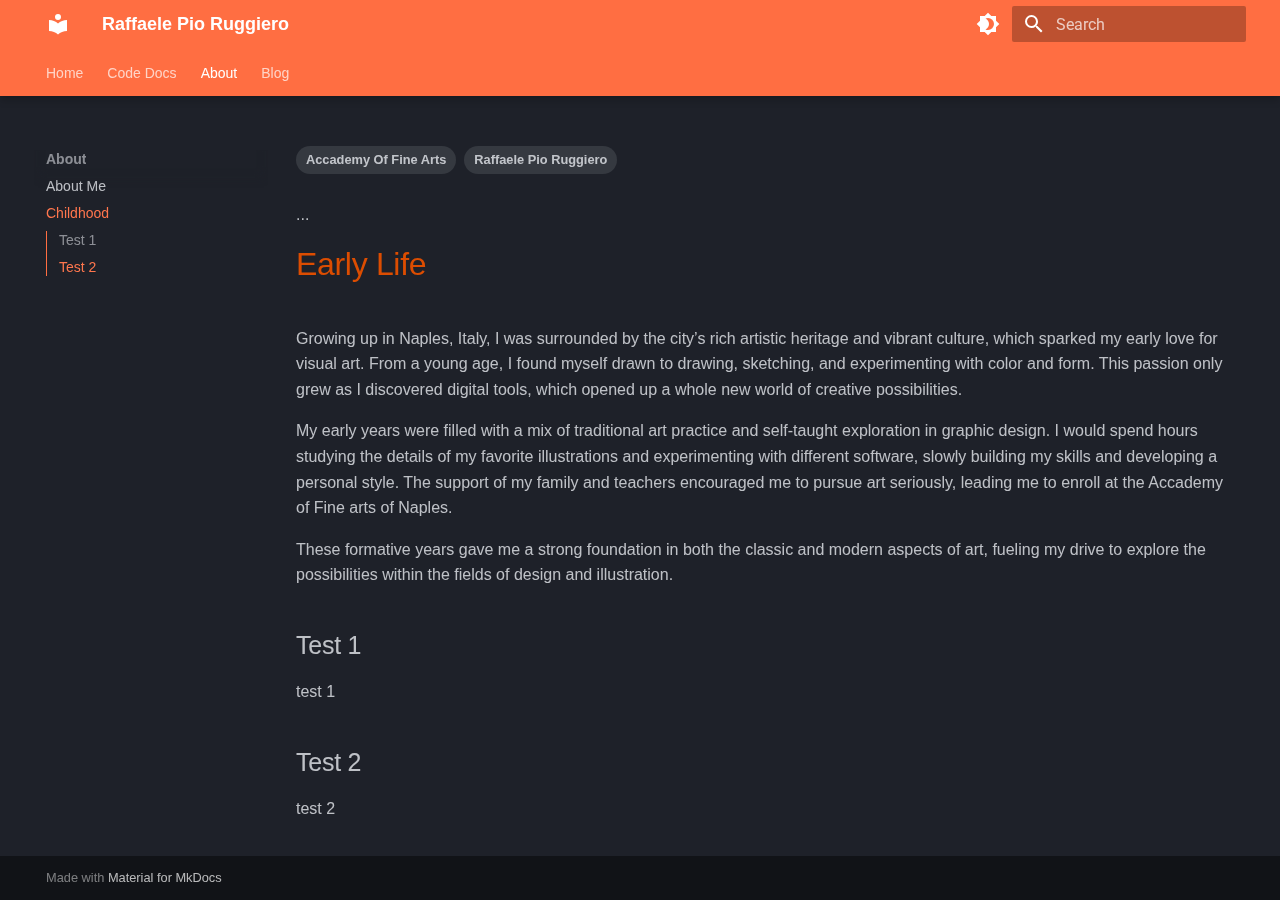
<file: about/childhood/index.html>
<!doctype html>
<html lang="en" class="no-js">
  <head>
    
      <meta charset="utf-8">
      <meta name="viewport" content="width=device-width,initial-scale=1">
      
      
      
        <link rel="canonical" href="https://mydomain.org/mysite/about/childhood/">
      
      
        <link rel="prev" href="../about/">
      
      
        <link rel="next" href="../../blog/">
      
      
      <link rel="icon" href="../../assets/images/favicon.png">
      <meta name="generator" content="mkdocs-1.6.1, mkdocs-material-9.5.44">
    
    
      
        <title>Childhood - Raffaele Pio Ruggiero</title>
      
    
    
      <link rel="stylesheet" href="../../assets/stylesheets/main.0253249f.min.css">
      
        
        <link rel="stylesheet" href="../../assets/stylesheets/palette.06af60db.min.css">
      
      


    
    
      
    
    
      
        
        
        <link rel="preconnect" href="https://fonts.gstatic.com" crossorigin>
        <link rel="stylesheet" href="https://fonts.googleapis.com/css?family=Roboto:300,300i,400,400i,700,700i%7CRoboto+Mono:400,400i,700,700i&display=fallback">
        <style>:root{--md-text-font:"Roboto";--md-code-font:"Roboto Mono"}</style>
      
    
    
      <link rel="stylesheet" href="../../css/extra.css">
    
    <script>__md_scope=new URL("../..",location),__md_hash=e=>[...e].reduce(((e,_)=>(e<<5)-e+_.charCodeAt(0)),0),__md_get=(e,_=localStorage,t=__md_scope)=>JSON.parse(_.getItem(t.pathname+"."+e)),__md_set=(e,_,t=localStorage,a=__md_scope)=>{try{t.setItem(a.pathname+"."+e,JSON.stringify(_))}catch(e){}}</script>
    
      

    
    
    
  </head>
  
  
    
    
      
    
    
    
    
    <body dir="ltr" data-md-color-scheme="slate" data-md-color-primary="deep-orange" data-md-color-accent="orange">
  
    
    <input class="md-toggle" data-md-toggle="drawer" type="checkbox" id="__drawer" autocomplete="off">
    <input class="md-toggle" data-md-toggle="search" type="checkbox" id="__search" autocomplete="off">
    <label class="md-overlay" for="__drawer"></label>
    <div data-md-component="skip">
      
        
        <a href="#test-1" class="md-skip">
          Skip to content
        </a>
      
    </div>
    <div data-md-component="announce">
      
    </div>
    
    
      

  

<header class="md-header md-header--shadow md-header--lifted" data-md-component="header">
  <nav class="md-header__inner md-grid" aria-label="Header">
    <a href="../.." title="Raffaele Pio Ruggiero" class="md-header__button md-logo" aria-label="Raffaele Pio Ruggiero" data-md-component="logo">
      
  
  <svg xmlns="http://www.w3.org/2000/svg" viewBox="0 0 24 24"><path d="M12 8a3 3 0 0 0 3-3 3 3 0 0 0-3-3 3 3 0 0 0-3 3 3 3 0 0 0 3 3m0 3.54C9.64 9.35 6.5 8 3 8v11c3.5 0 6.64 1.35 9 3.54 2.36-2.19 5.5-3.54 9-3.54V8c-3.5 0-6.64 1.35-9 3.54"/></svg>

    </a>
    <label class="md-header__button md-icon" for="__drawer">
      
      <svg xmlns="http://www.w3.org/2000/svg" viewBox="0 0 24 24"><path d="M3 6h18v2H3zm0 5h18v2H3zm0 5h18v2H3z"/></svg>
    </label>
    <div class="md-header__title" data-md-component="header-title">
      <div class="md-header__ellipsis">
        <div class="md-header__topic">
          <span class="md-ellipsis">
            Raffaele Pio Ruggiero
          </span>
        </div>
        <div class="md-header__topic" data-md-component="header-topic">
          <span class="md-ellipsis">
            
              Childhood
            
          </span>
        </div>
      </div>
    </div>
    
      
        <form class="md-header__option" data-md-component="palette">
  
    
    
    
    <input class="md-option" data-md-color-media="" data-md-color-scheme="slate" data-md-color-primary="deep-orange" data-md-color-accent="orange"  aria-label="Switch to light mode"  type="radio" name="__palette" id="__palette_0">
    
      <label class="md-header__button md-icon" title="Switch to light mode" for="__palette_1" hidden>
        <svg xmlns="http://www.w3.org/2000/svg" viewBox="0 0 24 24"><path d="M12 18c-.89 0-1.74-.2-2.5-.55C11.56 16.5 13 14.42 13 12s-1.44-4.5-3.5-5.45C10.26 6.2 11.11 6 12 6a6 6 0 0 1 6 6 6 6 0 0 1-6 6m8-9.31V4h-4.69L12 .69 8.69 4H4v4.69L.69 12 4 15.31V20h4.69L12 23.31 15.31 20H20v-4.69L23.31 12z"/></svg>
      </label>
    
  
    
    
    
    <input class="md-option" data-md-color-media="" data-md-color-scheme="default" data-md-color-primary="deep-orange" data-md-color-accent="orange"  aria-label="Switch to dark mode"  type="radio" name="__palette" id="__palette_1">
    
      <label class="md-header__button md-icon" title="Switch to dark mode" for="__palette_0" hidden>
        <svg xmlns="http://www.w3.org/2000/svg" viewBox="0 0 24 24"><path d="M12 18c-.89 0-1.74-.2-2.5-.55C11.56 16.5 13 14.42 13 12s-1.44-4.5-3.5-5.45C10.26 6.2 11.11 6 12 6a6 6 0 0 1 6 6 6 6 0 0 1-6 6m8-9.31V4h-4.69L12 .69 8.69 4H4v4.69L.69 12 4 15.31V20h4.69L12 23.31 15.31 20H20v-4.69L23.31 12z"/></svg>
      </label>
    
  
</form>
      
    
    
      <script>var palette=__md_get("__palette");if(palette&&palette.color){if("(prefers-color-scheme)"===palette.color.media){var media=matchMedia("(prefers-color-scheme: light)"),input=document.querySelector(media.matches?"[data-md-color-media='(prefers-color-scheme: light)']":"[data-md-color-media='(prefers-color-scheme: dark)']");palette.color.media=input.getAttribute("data-md-color-media"),palette.color.scheme=input.getAttribute("data-md-color-scheme"),palette.color.primary=input.getAttribute("data-md-color-primary"),palette.color.accent=input.getAttribute("data-md-color-accent")}for(var[key,value]of Object.entries(palette.color))document.body.setAttribute("data-md-color-"+key,value)}</script>
    
    
    
      <label class="md-header__button md-icon" for="__search">
        
        <svg xmlns="http://www.w3.org/2000/svg" viewBox="0 0 24 24"><path d="M9.5 3A6.5 6.5 0 0 1 16 9.5c0 1.61-.59 3.09-1.56 4.23l.27.27h.79l5 5-1.5 1.5-5-5v-.79l-.27-.27A6.52 6.52 0 0 1 9.5 16 6.5 6.5 0 0 1 3 9.5 6.5 6.5 0 0 1 9.5 3m0 2C7 5 5 7 5 9.5S7 14 9.5 14 14 12 14 9.5 12 5 9.5 5"/></svg>
      </label>
      <div class="md-search" data-md-component="search" role="dialog">
  <label class="md-search__overlay" for="__search"></label>
  <div class="md-search__inner" role="search">
    <form class="md-search__form" name="search">
      <input type="text" class="md-search__input" name="query" aria-label="Search" placeholder="Search" autocapitalize="off" autocorrect="off" autocomplete="off" spellcheck="false" data-md-component="search-query" required>
      <label class="md-search__icon md-icon" for="__search">
        
        <svg xmlns="http://www.w3.org/2000/svg" viewBox="0 0 24 24"><path d="M9.5 3A6.5 6.5 0 0 1 16 9.5c0 1.61-.59 3.09-1.56 4.23l.27.27h.79l5 5-1.5 1.5-5-5v-.79l-.27-.27A6.52 6.52 0 0 1 9.5 16 6.5 6.5 0 0 1 3 9.5 6.5 6.5 0 0 1 9.5 3m0 2C7 5 5 7 5 9.5S7 14 9.5 14 14 12 14 9.5 12 5 9.5 5"/></svg>
        
        <svg xmlns="http://www.w3.org/2000/svg" viewBox="0 0 24 24"><path d="M20 11v2H8l5.5 5.5-1.42 1.42L4.16 12l7.92-7.92L13.5 5.5 8 11z"/></svg>
      </label>
      <nav class="md-search__options" aria-label="Search">
        
          <a href="javascript:void(0)" class="md-search__icon md-icon" title="Share" aria-label="Share" data-clipboard data-clipboard-text="" data-md-component="search-share" tabindex="-1">
            
            <svg xmlns="http://www.w3.org/2000/svg" viewBox="0 0 24 24"><path d="M18 16.08c-.76 0-1.44.3-1.96.77L8.91 12.7c.05-.23.09-.46.09-.7s-.04-.47-.09-.7l7.05-4.11c.54.5 1.25.81 2.04.81a3 3 0 0 0 3-3 3 3 0 0 0-3-3 3 3 0 0 0-3 3c0 .24.04.47.09.7L8.04 9.81C7.5 9.31 6.79 9 6 9a3 3 0 0 0-3 3 3 3 0 0 0 3 3c.79 0 1.5-.31 2.04-.81l7.12 4.15c-.05.21-.08.43-.08.66 0 1.61 1.31 2.91 2.92 2.91s2.92-1.3 2.92-2.91A2.92 2.92 0 0 0 18 16.08"/></svg>
          </a>
        
        <button type="reset" class="md-search__icon md-icon" title="Clear" aria-label="Clear" tabindex="-1">
          
          <svg xmlns="http://www.w3.org/2000/svg" viewBox="0 0 24 24"><path d="M19 6.41 17.59 5 12 10.59 6.41 5 5 6.41 10.59 12 5 17.59 6.41 19 12 13.41 17.59 19 19 17.59 13.41 12z"/></svg>
        </button>
      </nav>
      
        <div class="md-search__suggest" data-md-component="search-suggest"></div>
      
    </form>
    <div class="md-search__output">
      <div class="md-search__scrollwrap" tabindex="0" data-md-scrollfix>
        <div class="md-search-result" data-md-component="search-result">
          <div class="md-search-result__meta">
            Initializing search
          </div>
          <ol class="md-search-result__list" role="presentation"></ol>
        </div>
      </div>
    </div>
  </div>
</div>
    
    
  </nav>
  
    
      
<nav class="md-tabs" aria-label="Tabs" data-md-component="tabs">
  <div class="md-grid">
    <ul class="md-tabs__list">
      
        
  
  
  
    <li class="md-tabs__item">
      <a href="../.." class="md-tabs__link">
        
  
    
  
  Home

      </a>
    </li>
  

      
        
  
  
  
    
    
      <li class="md-tabs__item">
        <a href="../../coding/my-first-code/" class="md-tabs__link">
          
  
  Code Docs

        </a>
      </li>
    
  

      
        
  
  
    
  
  
    
    
      <li class="md-tabs__item md-tabs__item--active">
        <a href="../about/" class="md-tabs__link">
          
  
  About

        </a>
      </li>
    
  

      
        
  
  
  
    
    
      <li class="md-tabs__item">
        <a href="../../blog/" class="md-tabs__link">
          
  
  Blog

        </a>
      </li>
    
  

      
    </ul>
  </div>
</nav>
    
  
</header>
    
    <div class="md-container" data-md-component="container">
      
      
        
      
      <main class="md-main" data-md-component="main">
        <div class="md-main__inner md-grid">
          
            
              
              <div class="md-sidebar md-sidebar--primary" data-md-component="sidebar" data-md-type="navigation" >
                <div class="md-sidebar__scrollwrap">
                  <div class="md-sidebar__inner">
                    


  


  

<nav class="md-nav md-nav--primary md-nav--lifted md-nav--integrated" aria-label="Navigation" data-md-level="0">
  <label class="md-nav__title" for="__drawer">
    <a href="../.." title="Raffaele Pio Ruggiero" class="md-nav__button md-logo" aria-label="Raffaele Pio Ruggiero" data-md-component="logo">
      
  
  <svg xmlns="http://www.w3.org/2000/svg" viewBox="0 0 24 24"><path d="M12 8a3 3 0 0 0 3-3 3 3 0 0 0-3-3 3 3 0 0 0-3 3 3 3 0 0 0 3 3m0 3.54C9.64 9.35 6.5 8 3 8v11c3.5 0 6.64 1.35 9 3.54 2.36-2.19 5.5-3.54 9-3.54V8c-3.5 0-6.64 1.35-9 3.54"/></svg>

    </a>
    Raffaele Pio Ruggiero
  </label>
  
  <ul class="md-nav__list" data-md-scrollfix>
    
      
      
  
  
  
  
    <li class="md-nav__item">
      <a href="../.." class="md-nav__link">
        
  
  <span class="md-ellipsis">
    Home
  </span>
  

      </a>
    </li>
  

    
      
      
  
  
  
  
    
    
    
      
      
        
      
    
    
    <li class="md-nav__item md-nav__item--nested">
      
        
        
          
        
        <input class="md-nav__toggle md-toggle md-toggle--indeterminate" type="checkbox" id="__nav_2" >
        
          
          <label class="md-nav__link" for="__nav_2" id="__nav_2_label" tabindex="0">
            
  
  <span class="md-ellipsis">
    Code Docs
  </span>
  

            <span class="md-nav__icon md-icon"></span>
          </label>
        
        <nav class="md-nav" data-md-level="1" aria-labelledby="__nav_2_label" aria-expanded="false">
          <label class="md-nav__title" for="__nav_2">
            <span class="md-nav__icon md-icon"></span>
            Code Docs
          </label>
          <ul class="md-nav__list" data-md-scrollfix>
            
              
                
  
  
  
  
    <li class="md-nav__item">
      <a href="../../coding/my-first-code/" class="md-nav__link">
        
  
  <span class="md-ellipsis">
    Python
  </span>
  

      </a>
    </li>
  

              
            
          </ul>
        </nav>
      
    </li>
  

    
      
      
  
  
    
  
  
  
    
    
    
      
        
        
      
      
        
      
    
    
    <li class="md-nav__item md-nav__item--active md-nav__item--section md-nav__item--nested">
      
        
        
        <input class="md-nav__toggle md-toggle " type="checkbox" id="__nav_3" checked>
        
          
          <label class="md-nav__link" for="__nav_3" id="__nav_3_label" tabindex="">
            
  
  <span class="md-ellipsis">
    About
  </span>
  

            <span class="md-nav__icon md-icon"></span>
          </label>
        
        <nav class="md-nav" data-md-level="1" aria-labelledby="__nav_3_label" aria-expanded="true">
          <label class="md-nav__title" for="__nav_3">
            <span class="md-nav__icon md-icon"></span>
            About
          </label>
          <ul class="md-nav__list" data-md-scrollfix>
            
              
                
  
  
  
  
    <li class="md-nav__item">
      <a href="../about/" class="md-nav__link">
        
  
  <span class="md-ellipsis">
    About Me
  </span>
  

      </a>
    </li>
  

              
            
              
                
  
  
    
  
  
  
    <li class="md-nav__item md-nav__item--active">
      
      <input class="md-nav__toggle md-toggle" type="checkbox" id="__toc">
      
      
      
        <label class="md-nav__link md-nav__link--active" for="__toc">
          
  
  <span class="md-ellipsis">
    Childhood
  </span>
  

          <span class="md-nav__icon md-icon"></span>
        </label>
      
      <a href="./" class="md-nav__link md-nav__link--active">
        
  
  <span class="md-ellipsis">
    Childhood
  </span>
  

      </a>
      
        

<nav class="md-nav md-nav--secondary" aria-label="Table of contents">
  
  
  
  
    <label class="md-nav__title" for="__toc">
      <span class="md-nav__icon md-icon"></span>
      Table of contents
    </label>
    <ul class="md-nav__list" data-md-component="toc" data-md-scrollfix>
      
        <li class="md-nav__item">
  <a href="#test-1" class="md-nav__link">
    <span class="md-ellipsis">
      Test 1
    </span>
  </a>
  
</li>
      
        <li class="md-nav__item">
  <a href="#test-2" class="md-nav__link">
    <span class="md-ellipsis">
      Test 2
    </span>
  </a>
  
</li>
      
    </ul>
  
</nav>
      
    </li>
  

              
            
          </ul>
        </nav>
      
    </li>
  

    
      
      
  
  
  
  
    
    
    
      
      
        
      
    
    
    <li class="md-nav__item md-nav__item--nested">
      
        
        
          
        
        <input class="md-nav__toggle md-toggle md-toggle--indeterminate" type="checkbox" id="__nav_4" >
        
          
          <label class="md-nav__link" for="__nav_4" id="__nav_4_label" tabindex="0">
            
  
  <span class="md-ellipsis">
    Blog
  </span>
  

            <span class="md-nav__icon md-icon"></span>
          </label>
        
        <nav class="md-nav" data-md-level="1" aria-labelledby="__nav_4_label" aria-expanded="false">
          <label class="md-nav__title" for="__nav_4">
            <span class="md-nav__icon md-icon"></span>
            Blog
          </label>
          <ul class="md-nav__list" data-md-scrollfix>
            
              
                
  
  
  
    
  
  
    <li class="md-nav__item">
      <a href="../../blog/" class="md-nav__link">
        
  
  <span class="md-ellipsis">
    Blog
  </span>
  

      </a>
    </li>
  

              
            
              
                
  
  
  
  
    
    
    
      
      
        
      
    
    
    <li class="md-nav__item md-nav__item--nested">
      
        
        
          
        
        <input class="md-nav__toggle md-toggle md-toggle--indeterminate" type="checkbox" id="__nav_4_2" >
        
          
          <label class="md-nav__link" for="__nav_4_2" id="__nav_4_2_label" tabindex="0">
            
  
  <span class="md-ellipsis">
    Archive
  </span>
  

            <span class="md-nav__icon md-icon"></span>
          </label>
        
        <nav class="md-nav" data-md-level="2" aria-labelledby="__nav_4_2_label" aria-expanded="false">
          <label class="md-nav__title" for="__nav_4_2">
            <span class="md-nav__icon md-icon"></span>
            Archive
          </label>
          <ul class="md-nav__list" data-md-scrollfix>
            
              
                
  
  
  
    
  
  
    <li class="md-nav__item">
      <a href="../../blog/archive/2024/" class="md-nav__link">
        
  
  <span class="md-ellipsis">
    2024
  </span>
  

      </a>
    </li>
  

              
            
          </ul>
        </nav>
      
    </li>
  

              
            
              
                
  
  
  
  
    
    
    
      
      
        
      
    
    
    <li class="md-nav__item md-nav__item--nested">
      
        
        
          
        
        <input class="md-nav__toggle md-toggle md-toggle--indeterminate" type="checkbox" id="__nav_4_3" >
        
          
          <label class="md-nav__link" for="__nav_4_3" id="__nav_4_3_label" tabindex="0">
            
  
  <span class="md-ellipsis">
    Categories
  </span>
  

            <span class="md-nav__icon md-icon"></span>
          </label>
        
        <nav class="md-nav" data-md-level="2" aria-labelledby="__nav_4_3_label" aria-expanded="false">
          <label class="md-nav__title" for="__nav_4_3">
            <span class="md-nav__icon md-icon"></span>
            Categories
          </label>
          <ul class="md-nav__list" data-md-scrollfix>
            
              
                
  
  
  
    
  
  
    <li class="md-nav__item">
      <a href="../../blog/category/documentation/" class="md-nav__link">
        
  
  <span class="md-ellipsis">
    Documentation
  </span>
  

      </a>
    </li>
  

              
            
          </ul>
        </nav>
      
    </li>
  

              
            
          </ul>
        </nav>
      
    </li>
  

    
  </ul>
</nav>
                  </div>
                </div>
              </div>
            
            
          
          
            <div class="md-content" data-md-component="content">
              <article class="md-content__inner md-typeset">
                
                  
  
<nav class="md-tags" >
  
    
    
    
      <span class="md-tag">Accademy Of Fine Arts</span>
    
  
    
    
    
      <span class="md-tag">Raffaele Pio Ruggiero</span>
    
  
</nav>



<p>...</p>
<h1 style="color: #DC4D01;">Early Life</h1>

<p>Growing up in Naples, Italy, I was surrounded by the city’s rich artistic heritage and vibrant culture, which sparked my early love for visual art. From a young age, I found myself drawn to drawing, sketching, and experimenting with color and form. This passion only grew as I discovered digital tools, which opened up a whole new world of creative possibilities.</p>
<p>My early years were filled with a mix of traditional art practice and self-taught exploration in graphic design. I would spend hours studying the details of my favorite illustrations and experimenting with different software, slowly building my skills and developing a personal style. The support of my family and teachers encouraged me to pursue art seriously, leading me to enroll at the Accademy of Fine arts of Naples.</p>
<p>These formative years gave me a strong foundation in both the classic and modern aspects of art, fueling my drive to explore the possibilities within the fields of design and illustration.</p>
<h2 id="test-1">Test 1</h2>
<p>test 1</p>
<h2 id="test-2">Test 2</h2>
<p>test 2</p>







  
  






                
              </article>
            </div>
          
          
<script>var target=document.getElementById(location.hash.slice(1));target&&target.name&&(target.checked=target.name.startsWith("__tabbed_"))</script>
        </div>
        
          <button type="button" class="md-top md-icon" data-md-component="top" hidden>
  
  <svg xmlns="http://www.w3.org/2000/svg" viewBox="0 0 24 24"><path d="M13 20h-2V8l-5.5 5.5-1.42-1.42L12 4.16l7.92 7.92-1.42 1.42L13 8z"/></svg>
  Back to top
</button>
        
      </main>
      
        <footer class="md-footer">
  
  <div class="md-footer-meta md-typeset">
    <div class="md-footer-meta__inner md-grid">
      <div class="md-copyright">
  
  
    Made with
    <a href="https://squidfunk.github.io/mkdocs-material/" target="_blank" rel="noopener">
      Material for MkDocs
    </a>
  
</div>
      
    </div>
  </div>
</footer>
      
    </div>
    <div class="md-dialog" data-md-component="dialog">
      <div class="md-dialog__inner md-typeset"></div>
    </div>
    
      <div class="md-progress" data-md-component="progress" role="progressbar"></div>
    
    
    <script id="__config" type="application/json">{"base": "../..", "features": ["navigation.instant", "navigation.instant.progress", "navigation.instant.preview", "navigation.tracking", "navigation.tabs", "navigation.tabs", "navigation.tabs.sticky", "navigation.sections", "navigation.expand", "toc.integrate", "navigation.top", "search.suggest", "search.highlight", "search.share", "content.code.copy"], "search": "../../assets/javascripts/workers/search.6ce7567c.min.js", "translations": {"clipboard.copied": "Copied to clipboard", "clipboard.copy": "Copy to clipboard", "search.result.more.one": "1 more on this page", "search.result.more.other": "# more on this page", "search.result.none": "No matching documents", "search.result.one": "1 matching document", "search.result.other": "# matching documents", "search.result.placeholder": "Type to start searching", "search.result.term.missing": "Missing", "select.version": "Select version"}}</script>
    
    
      <script src="../../assets/javascripts/bundle.83f73b43.min.js"></script>
      
    
  </body>
</html>
</file>
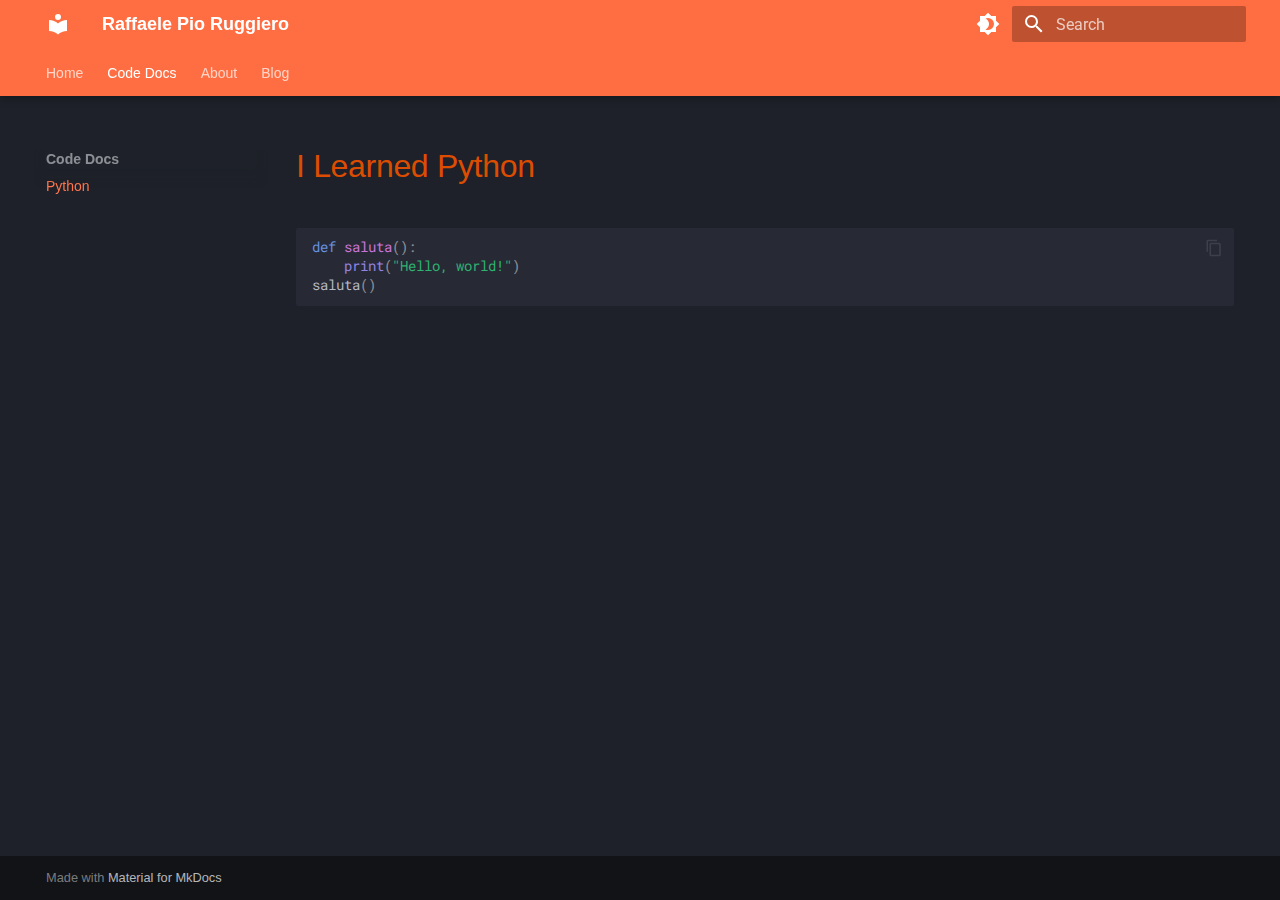
<file: coding/my-first-code/index.html>
<!doctype html>
<html lang="en" class="no-js">
  <head>
    
      <meta charset="utf-8">
      <meta name="viewport" content="width=device-width,initial-scale=1">
      
      
      
        <link rel="canonical" href="https://mydomain.org/mysite/coding/my-first-code/">
      
      
        <link rel="prev" href="../..">
      
      
        <link rel="next" href="../../about/about/">
      
      
      <link rel="icon" href="../../assets/images/favicon.png">
      <meta name="generator" content="mkdocs-1.6.1, mkdocs-material-9.5.44">
    
    
      
        <title>Python - Raffaele Pio Ruggiero</title>
      
    
    
      <link rel="stylesheet" href="../../assets/stylesheets/main.0253249f.min.css">
      
        
        <link rel="stylesheet" href="../../assets/stylesheets/palette.06af60db.min.css">
      
      


    
    
      
    
    
      
        
        
        <link rel="preconnect" href="https://fonts.gstatic.com" crossorigin>
        <link rel="stylesheet" href="https://fonts.googleapis.com/css?family=Roboto:300,300i,400,400i,700,700i%7CRoboto+Mono:400,400i,700,700i&display=fallback">
        <style>:root{--md-text-font:"Roboto";--md-code-font:"Roboto Mono"}</style>
      
    
    
      <link rel="stylesheet" href="../../css/extra.css">
    
    <script>__md_scope=new URL("../..",location),__md_hash=e=>[...e].reduce(((e,_)=>(e<<5)-e+_.charCodeAt(0)),0),__md_get=(e,_=localStorage,t=__md_scope)=>JSON.parse(_.getItem(t.pathname+"."+e)),__md_set=(e,_,t=localStorage,a=__md_scope)=>{try{t.setItem(a.pathname+"."+e,JSON.stringify(_))}catch(e){}}</script>
    
      

    
    
    
  </head>
  
  
    
    
      
    
    
    
    
    <body dir="ltr" data-md-color-scheme="slate" data-md-color-primary="deep-orange" data-md-color-accent="orange">
  
    
    <input class="md-toggle" data-md-toggle="drawer" type="checkbox" id="__drawer" autocomplete="off">
    <input class="md-toggle" data-md-toggle="search" type="checkbox" id="__search" autocomplete="off">
    <label class="md-overlay" for="__drawer"></label>
    <div data-md-component="skip">
      
    </div>
    <div data-md-component="announce">
      
    </div>
    
    
      

  

<header class="md-header md-header--shadow md-header--lifted" data-md-component="header">
  <nav class="md-header__inner md-grid" aria-label="Header">
    <a href="../.." title="Raffaele Pio Ruggiero" class="md-header__button md-logo" aria-label="Raffaele Pio Ruggiero" data-md-component="logo">
      
  
  <svg xmlns="http://www.w3.org/2000/svg" viewBox="0 0 24 24"><path d="M12 8a3 3 0 0 0 3-3 3 3 0 0 0-3-3 3 3 0 0 0-3 3 3 3 0 0 0 3 3m0 3.54C9.64 9.35 6.5 8 3 8v11c3.5 0 6.64 1.35 9 3.54 2.36-2.19 5.5-3.54 9-3.54V8c-3.5 0-6.64 1.35-9 3.54"/></svg>

    </a>
    <label class="md-header__button md-icon" for="__drawer">
      
      <svg xmlns="http://www.w3.org/2000/svg" viewBox="0 0 24 24"><path d="M3 6h18v2H3zm0 5h18v2H3zm0 5h18v2H3z"/></svg>
    </label>
    <div class="md-header__title" data-md-component="header-title">
      <div class="md-header__ellipsis">
        <div class="md-header__topic">
          <span class="md-ellipsis">
            Raffaele Pio Ruggiero
          </span>
        </div>
        <div class="md-header__topic" data-md-component="header-topic">
          <span class="md-ellipsis">
            
              Python
            
          </span>
        </div>
      </div>
    </div>
    
      
        <form class="md-header__option" data-md-component="palette">
  
    
    
    
    <input class="md-option" data-md-color-media="" data-md-color-scheme="slate" data-md-color-primary="deep-orange" data-md-color-accent="orange"  aria-label="Switch to light mode"  type="radio" name="__palette" id="__palette_0">
    
      <label class="md-header__button md-icon" title="Switch to light mode" for="__palette_1" hidden>
        <svg xmlns="http://www.w3.org/2000/svg" viewBox="0 0 24 24"><path d="M12 18c-.89 0-1.74-.2-2.5-.55C11.56 16.5 13 14.42 13 12s-1.44-4.5-3.5-5.45C10.26 6.2 11.11 6 12 6a6 6 0 0 1 6 6 6 6 0 0 1-6 6m8-9.31V4h-4.69L12 .69 8.69 4H4v4.69L.69 12 4 15.31V20h4.69L12 23.31 15.31 20H20v-4.69L23.31 12z"/></svg>
      </label>
    
  
    
    
    
    <input class="md-option" data-md-color-media="" data-md-color-scheme="default" data-md-color-primary="deep-orange" data-md-color-accent="orange"  aria-label="Switch to dark mode"  type="radio" name="__palette" id="__palette_1">
    
      <label class="md-header__button md-icon" title="Switch to dark mode" for="__palette_0" hidden>
        <svg xmlns="http://www.w3.org/2000/svg" viewBox="0 0 24 24"><path d="M12 18c-.89 0-1.74-.2-2.5-.55C11.56 16.5 13 14.42 13 12s-1.44-4.5-3.5-5.45C10.26 6.2 11.11 6 12 6a6 6 0 0 1 6 6 6 6 0 0 1-6 6m8-9.31V4h-4.69L12 .69 8.69 4H4v4.69L.69 12 4 15.31V20h4.69L12 23.31 15.31 20H20v-4.69L23.31 12z"/></svg>
      </label>
    
  
</form>
      
    
    
      <script>var palette=__md_get("__palette");if(palette&&palette.color){if("(prefers-color-scheme)"===palette.color.media){var media=matchMedia("(prefers-color-scheme: light)"),input=document.querySelector(media.matches?"[data-md-color-media='(prefers-color-scheme: light)']":"[data-md-color-media='(prefers-color-scheme: dark)']");palette.color.media=input.getAttribute("data-md-color-media"),palette.color.scheme=input.getAttribute("data-md-color-scheme"),palette.color.primary=input.getAttribute("data-md-color-primary"),palette.color.accent=input.getAttribute("data-md-color-accent")}for(var[key,value]of Object.entries(palette.color))document.body.setAttribute("data-md-color-"+key,value)}</script>
    
    
    
      <label class="md-header__button md-icon" for="__search">
        
        <svg xmlns="http://www.w3.org/2000/svg" viewBox="0 0 24 24"><path d="M9.5 3A6.5 6.5 0 0 1 16 9.5c0 1.61-.59 3.09-1.56 4.23l.27.27h.79l5 5-1.5 1.5-5-5v-.79l-.27-.27A6.52 6.52 0 0 1 9.5 16 6.5 6.5 0 0 1 3 9.5 6.5 6.5 0 0 1 9.5 3m0 2C7 5 5 7 5 9.5S7 14 9.5 14 14 12 14 9.5 12 5 9.5 5"/></svg>
      </label>
      <div class="md-search" data-md-component="search" role="dialog">
  <label class="md-search__overlay" for="__search"></label>
  <div class="md-search__inner" role="search">
    <form class="md-search__form" name="search">
      <input type="text" class="md-search__input" name="query" aria-label="Search" placeholder="Search" autocapitalize="off" autocorrect="off" autocomplete="off" spellcheck="false" data-md-component="search-query" required>
      <label class="md-search__icon md-icon" for="__search">
        
        <svg xmlns="http://www.w3.org/2000/svg" viewBox="0 0 24 24"><path d="M9.5 3A6.5 6.5 0 0 1 16 9.5c0 1.61-.59 3.09-1.56 4.23l.27.27h.79l5 5-1.5 1.5-5-5v-.79l-.27-.27A6.52 6.52 0 0 1 9.5 16 6.5 6.5 0 0 1 3 9.5 6.5 6.5 0 0 1 9.5 3m0 2C7 5 5 7 5 9.5S7 14 9.5 14 14 12 14 9.5 12 5 9.5 5"/></svg>
        
        <svg xmlns="http://www.w3.org/2000/svg" viewBox="0 0 24 24"><path d="M20 11v2H8l5.5 5.5-1.42 1.42L4.16 12l7.92-7.92L13.5 5.5 8 11z"/></svg>
      </label>
      <nav class="md-search__options" aria-label="Search">
        
          <a href="javascript:void(0)" class="md-search__icon md-icon" title="Share" aria-label="Share" data-clipboard data-clipboard-text="" data-md-component="search-share" tabindex="-1">
            
            <svg xmlns="http://www.w3.org/2000/svg" viewBox="0 0 24 24"><path d="M18 16.08c-.76 0-1.44.3-1.96.77L8.91 12.7c.05-.23.09-.46.09-.7s-.04-.47-.09-.7l7.05-4.11c.54.5 1.25.81 2.04.81a3 3 0 0 0 3-3 3 3 0 0 0-3-3 3 3 0 0 0-3 3c0 .24.04.47.09.7L8.04 9.81C7.5 9.31 6.79 9 6 9a3 3 0 0 0-3 3 3 3 0 0 0 3 3c.79 0 1.5-.31 2.04-.81l7.12 4.15c-.05.21-.08.43-.08.66 0 1.61 1.31 2.91 2.92 2.91s2.92-1.3 2.92-2.91A2.92 2.92 0 0 0 18 16.08"/></svg>
          </a>
        
        <button type="reset" class="md-search__icon md-icon" title="Clear" aria-label="Clear" tabindex="-1">
          
          <svg xmlns="http://www.w3.org/2000/svg" viewBox="0 0 24 24"><path d="M19 6.41 17.59 5 12 10.59 6.41 5 5 6.41 10.59 12 5 17.59 6.41 19 12 13.41 17.59 19 19 17.59 13.41 12z"/></svg>
        </button>
      </nav>
      
        <div class="md-search__suggest" data-md-component="search-suggest"></div>
      
    </form>
    <div class="md-search__output">
      <div class="md-search__scrollwrap" tabindex="0" data-md-scrollfix>
        <div class="md-search-result" data-md-component="search-result">
          <div class="md-search-result__meta">
            Initializing search
          </div>
          <ol class="md-search-result__list" role="presentation"></ol>
        </div>
      </div>
    </div>
  </div>
</div>
    
    
  </nav>
  
    
      
<nav class="md-tabs" aria-label="Tabs" data-md-component="tabs">
  <div class="md-grid">
    <ul class="md-tabs__list">
      
        
  
  
  
    <li class="md-tabs__item">
      <a href="../.." class="md-tabs__link">
        
  
    
  
  Home

      </a>
    </li>
  

      
        
  
  
    
  
  
    
    
      <li class="md-tabs__item md-tabs__item--active">
        <a href="./" class="md-tabs__link">
          
  
  Code Docs

        </a>
      </li>
    
  

      
        
  
  
  
    
    
      <li class="md-tabs__item">
        <a href="../../about/about/" class="md-tabs__link">
          
  
  About

        </a>
      </li>
    
  

      
        
  
  
  
    
    
      <li class="md-tabs__item">
        <a href="../../blog/" class="md-tabs__link">
          
  
  Blog

        </a>
      </li>
    
  

      
    </ul>
  </div>
</nav>
    
  
</header>
    
    <div class="md-container" data-md-component="container">
      
      
        
      
      <main class="md-main" data-md-component="main">
        <div class="md-main__inner md-grid">
          
            
              
              <div class="md-sidebar md-sidebar--primary" data-md-component="sidebar" data-md-type="navigation" >
                <div class="md-sidebar__scrollwrap">
                  <div class="md-sidebar__inner">
                    


  


  

<nav class="md-nav md-nav--primary md-nav--lifted md-nav--integrated" aria-label="Navigation" data-md-level="0">
  <label class="md-nav__title" for="__drawer">
    <a href="../.." title="Raffaele Pio Ruggiero" class="md-nav__button md-logo" aria-label="Raffaele Pio Ruggiero" data-md-component="logo">
      
  
  <svg xmlns="http://www.w3.org/2000/svg" viewBox="0 0 24 24"><path d="M12 8a3 3 0 0 0 3-3 3 3 0 0 0-3-3 3 3 0 0 0-3 3 3 3 0 0 0 3 3m0 3.54C9.64 9.35 6.5 8 3 8v11c3.5 0 6.64 1.35 9 3.54 2.36-2.19 5.5-3.54 9-3.54V8c-3.5 0-6.64 1.35-9 3.54"/></svg>

    </a>
    Raffaele Pio Ruggiero
  </label>
  
  <ul class="md-nav__list" data-md-scrollfix>
    
      
      
  
  
  
  
    <li class="md-nav__item">
      <a href="../.." class="md-nav__link">
        
  
  <span class="md-ellipsis">
    Home
  </span>
  

      </a>
    </li>
  

    
      
      
  
  
    
  
  
  
    
    
    
      
        
        
      
      
        
      
    
    
    <li class="md-nav__item md-nav__item--active md-nav__item--section md-nav__item--nested">
      
        
        
        <input class="md-nav__toggle md-toggle " type="checkbox" id="__nav_2" checked>
        
          
          <label class="md-nav__link" for="__nav_2" id="__nav_2_label" tabindex="">
            
  
  <span class="md-ellipsis">
    Code Docs
  </span>
  

            <span class="md-nav__icon md-icon"></span>
          </label>
        
        <nav class="md-nav" data-md-level="1" aria-labelledby="__nav_2_label" aria-expanded="true">
          <label class="md-nav__title" for="__nav_2">
            <span class="md-nav__icon md-icon"></span>
            Code Docs
          </label>
          <ul class="md-nav__list" data-md-scrollfix>
            
              
                
  
  
    
  
  
  
    <li class="md-nav__item md-nav__item--active">
      
      <input class="md-nav__toggle md-toggle" type="checkbox" id="__toc">
      
      
      
      <a href="./" class="md-nav__link md-nav__link--active">
        
  
  <span class="md-ellipsis">
    Python
  </span>
  

      </a>
      
    </li>
  

              
            
          </ul>
        </nav>
      
    </li>
  

    
      
      
  
  
  
  
    
    
    
      
      
        
      
    
    
    <li class="md-nav__item md-nav__item--nested">
      
        
        
          
        
        <input class="md-nav__toggle md-toggle md-toggle--indeterminate" type="checkbox" id="__nav_3" >
        
          
          <label class="md-nav__link" for="__nav_3" id="__nav_3_label" tabindex="0">
            
  
  <span class="md-ellipsis">
    About
  </span>
  

            <span class="md-nav__icon md-icon"></span>
          </label>
        
        <nav class="md-nav" data-md-level="1" aria-labelledby="__nav_3_label" aria-expanded="false">
          <label class="md-nav__title" for="__nav_3">
            <span class="md-nav__icon md-icon"></span>
            About
          </label>
          <ul class="md-nav__list" data-md-scrollfix>
            
              
                
  
  
  
  
    <li class="md-nav__item">
      <a href="../../about/about/" class="md-nav__link">
        
  
  <span class="md-ellipsis">
    About Me
  </span>
  

      </a>
    </li>
  

              
            
              
                
  
  
  
  
    <li class="md-nav__item">
      <a href="../../about/childhood/" class="md-nav__link">
        
  
  <span class="md-ellipsis">
    Childhood
  </span>
  

      </a>
    </li>
  

              
            
          </ul>
        </nav>
      
    </li>
  

    
      
      
  
  
  
  
    
    
    
      
      
        
      
    
    
    <li class="md-nav__item md-nav__item--nested">
      
        
        
          
        
        <input class="md-nav__toggle md-toggle md-toggle--indeterminate" type="checkbox" id="__nav_4" >
        
          
          <label class="md-nav__link" for="__nav_4" id="__nav_4_label" tabindex="0">
            
  
  <span class="md-ellipsis">
    Blog
  </span>
  

            <span class="md-nav__icon md-icon"></span>
          </label>
        
        <nav class="md-nav" data-md-level="1" aria-labelledby="__nav_4_label" aria-expanded="false">
          <label class="md-nav__title" for="__nav_4">
            <span class="md-nav__icon md-icon"></span>
            Blog
          </label>
          <ul class="md-nav__list" data-md-scrollfix>
            
              
                
  
  
  
    
  
  
    <li class="md-nav__item">
      <a href="../../blog/" class="md-nav__link">
        
  
  <span class="md-ellipsis">
    Blog
  </span>
  

      </a>
    </li>
  

              
            
              
                
  
  
  
  
    
    
    
      
      
        
      
    
    
    <li class="md-nav__item md-nav__item--nested">
      
        
        
          
        
        <input class="md-nav__toggle md-toggle md-toggle--indeterminate" type="checkbox" id="__nav_4_2" >
        
          
          <label class="md-nav__link" for="__nav_4_2" id="__nav_4_2_label" tabindex="0">
            
  
  <span class="md-ellipsis">
    Archive
  </span>
  

            <span class="md-nav__icon md-icon"></span>
          </label>
        
        <nav class="md-nav" data-md-level="2" aria-labelledby="__nav_4_2_label" aria-expanded="false">
          <label class="md-nav__title" for="__nav_4_2">
            <span class="md-nav__icon md-icon"></span>
            Archive
          </label>
          <ul class="md-nav__list" data-md-scrollfix>
            
              
                
  
  
  
    
  
  
    <li class="md-nav__item">
      <a href="../../blog/archive/2024/" class="md-nav__link">
        
  
  <span class="md-ellipsis">
    2024
  </span>
  

      </a>
    </li>
  

              
            
          </ul>
        </nav>
      
    </li>
  

              
            
              
                
  
  
  
  
    
    
    
      
      
        
      
    
    
    <li class="md-nav__item md-nav__item--nested">
      
        
        
          
        
        <input class="md-nav__toggle md-toggle md-toggle--indeterminate" type="checkbox" id="__nav_4_3" >
        
          
          <label class="md-nav__link" for="__nav_4_3" id="__nav_4_3_label" tabindex="0">
            
  
  <span class="md-ellipsis">
    Categories
  </span>
  

            <span class="md-nav__icon md-icon"></span>
          </label>
        
        <nav class="md-nav" data-md-level="2" aria-labelledby="__nav_4_3_label" aria-expanded="false">
          <label class="md-nav__title" for="__nav_4_3">
            <span class="md-nav__icon md-icon"></span>
            Categories
          </label>
          <ul class="md-nav__list" data-md-scrollfix>
            
              
                
  
  
  
    
  
  
    <li class="md-nav__item">
      <a href="../../blog/category/documentation/" class="md-nav__link">
        
  
  <span class="md-ellipsis">
    Documentation
  </span>
  

      </a>
    </li>
  

              
            
          </ul>
        </nav>
      
    </li>
  

              
            
          </ul>
        </nav>
      
    </li>
  

    
  </ul>
</nav>
                  </div>
                </div>
              </div>
            
            
          
          
            <div class="md-content" data-md-component="content">
              <article class="md-content__inner md-typeset">
                
                  


<h1 style="color: #DC4D01;">I Learned Python</h1>

<div class="language-python highlight"><pre><span></span><code><span id="__span-0-1"><a id="__codelineno-0-1" name="__codelineno-0-1" href="#__codelineno-0-1"></a><span class="k">def</span> <span class="nf">saluta</span><span class="p">():</span>
</span><span id="__span-0-2"><a id="__codelineno-0-2" name="__codelineno-0-2" href="#__codelineno-0-2"></a>    <span class="nb">print</span><span class="p">(</span><span class="s2">&quot;Hello, world!&quot;</span><span class="p">)</span>
</span><span id="__span-0-3"><a id="__codelineno-0-3" name="__codelineno-0-3" href="#__codelineno-0-3"></a><span class="n">saluta</span><span class="p">()</span>
</span></code></pre></div>












                
              </article>
            </div>
          
          
<script>var target=document.getElementById(location.hash.slice(1));target&&target.name&&(target.checked=target.name.startsWith("__tabbed_"))</script>
        </div>
        
          <button type="button" class="md-top md-icon" data-md-component="top" hidden>
  
  <svg xmlns="http://www.w3.org/2000/svg" viewBox="0 0 24 24"><path d="M13 20h-2V8l-5.5 5.5-1.42-1.42L12 4.16l7.92 7.92-1.42 1.42L13 8z"/></svg>
  Back to top
</button>
        
      </main>
      
        <footer class="md-footer">
  
  <div class="md-footer-meta md-typeset">
    <div class="md-footer-meta__inner md-grid">
      <div class="md-copyright">
  
  
    Made with
    <a href="https://squidfunk.github.io/mkdocs-material/" target="_blank" rel="noopener">
      Material for MkDocs
    </a>
  
</div>
      
    </div>
  </div>
</footer>
      
    </div>
    <div class="md-dialog" data-md-component="dialog">
      <div class="md-dialog__inner md-typeset"></div>
    </div>
    
      <div class="md-progress" data-md-component="progress" role="progressbar"></div>
    
    
    <script id="__config" type="application/json">{"base": "../..", "features": ["navigation.instant", "navigation.instant.progress", "navigation.instant.preview", "navigation.tracking", "navigation.tabs", "navigation.tabs", "navigation.tabs.sticky", "navigation.sections", "navigation.expand", "toc.integrate", "navigation.top", "search.suggest", "search.highlight", "search.share", "content.code.copy"], "search": "../../assets/javascripts/workers/search.6ce7567c.min.js", "translations": {"clipboard.copied": "Copied to clipboard", "clipboard.copy": "Copy to clipboard", "search.result.more.one": "1 more on this page", "search.result.more.other": "# more on this page", "search.result.none": "No matching documents", "search.result.one": "1 matching document", "search.result.other": "# matching documents", "search.result.placeholder": "Type to start searching", "search.result.term.missing": "Missing", "select.version": "Select version"}}</script>
    
    
      <script src="../../assets/javascripts/bundle.83f73b43.min.js"></script>
      
    
  </body>
</html>
</file>
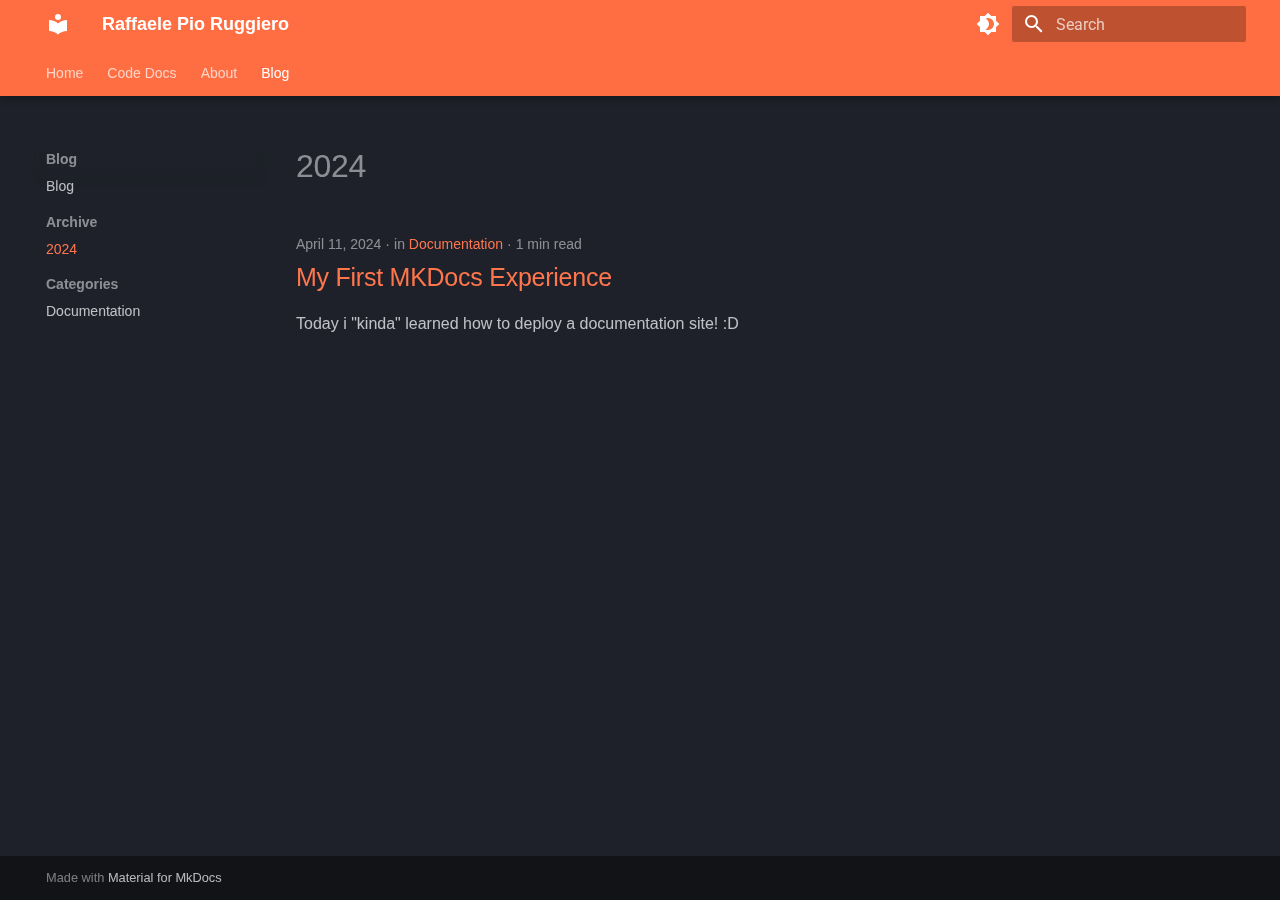
<file: blog/archive/2024/index.html>
<!doctype html>
<html lang="en" class="no-js">
  <head>
    
      <meta charset="utf-8">
      <meta name="viewport" content="width=device-width,initial-scale=1">
      
      
      
        <link rel="canonical" href="https://mydomain.org/mysite/blog/archive/2024/">
      
      
        <link rel="prev" href="../../category/documentation/">
      
      
      
      <link rel="icon" href="../../../assets/images/favicon.png">
      <meta name="generator" content="mkdocs-1.6.1, mkdocs-material-9.5.44">
    
    
      
        <title>2024 - Raffaele Pio Ruggiero</title>
      
    
    
      <link rel="stylesheet" href="../../../assets/stylesheets/main.0253249f.min.css">
      
        
        <link rel="stylesheet" href="../../../assets/stylesheets/palette.06af60db.min.css">
      
      


    
    
      
    
    
      
        
        
        <link rel="preconnect" href="https://fonts.gstatic.com" crossorigin>
        <link rel="stylesheet" href="https://fonts.googleapis.com/css?family=Roboto:300,300i,400,400i,700,700i%7CRoboto+Mono:400,400i,700,700i&display=fallback">
        <style>:root{--md-text-font:"Roboto";--md-code-font:"Roboto Mono"}</style>
      
    
    
      <link rel="stylesheet" href="../../../css/extra.css">
    
    <script>__md_scope=new URL("../../..",location),__md_hash=e=>[...e].reduce(((e,_)=>(e<<5)-e+_.charCodeAt(0)),0),__md_get=(e,_=localStorage,t=__md_scope)=>JSON.parse(_.getItem(t.pathname+"."+e)),__md_set=(e,_,t=localStorage,a=__md_scope)=>{try{t.setItem(a.pathname+"."+e,JSON.stringify(_))}catch(e){}}</script>
    
      

    
    
    
  </head>
  
  
    
    
      
    
    
    
    
    <body dir="ltr" data-md-color-scheme="slate" data-md-color-primary="deep-orange" data-md-color-accent="orange">
  
    
    <input class="md-toggle" data-md-toggle="drawer" type="checkbox" id="__drawer" autocomplete="off">
    <input class="md-toggle" data-md-toggle="search" type="checkbox" id="__search" autocomplete="off">
    <label class="md-overlay" for="__drawer"></label>
    <div data-md-component="skip">
      
        
        <a href="#2024" class="md-skip">
          Skip to content
        </a>
      
    </div>
    <div data-md-component="announce">
      
    </div>
    
    
      

  

<header class="md-header md-header--shadow md-header--lifted" data-md-component="header">
  <nav class="md-header__inner md-grid" aria-label="Header">
    <a href="../../.." title="Raffaele Pio Ruggiero" class="md-header__button md-logo" aria-label="Raffaele Pio Ruggiero" data-md-component="logo">
      
  
  <svg xmlns="http://www.w3.org/2000/svg" viewBox="0 0 24 24"><path d="M12 8a3 3 0 0 0 3-3 3 3 0 0 0-3-3 3 3 0 0 0-3 3 3 3 0 0 0 3 3m0 3.54C9.64 9.35 6.5 8 3 8v11c3.5 0 6.64 1.35 9 3.54 2.36-2.19 5.5-3.54 9-3.54V8c-3.5 0-6.64 1.35-9 3.54"/></svg>

    </a>
    <label class="md-header__button md-icon" for="__drawer">
      
      <svg xmlns="http://www.w3.org/2000/svg" viewBox="0 0 24 24"><path d="M3 6h18v2H3zm0 5h18v2H3zm0 5h18v2H3z"/></svg>
    </label>
    <div class="md-header__title" data-md-component="header-title">
      <div class="md-header__ellipsis">
        <div class="md-header__topic">
          <span class="md-ellipsis">
            Raffaele Pio Ruggiero
          </span>
        </div>
        <div class="md-header__topic" data-md-component="header-topic">
          <span class="md-ellipsis">
            
              2024
            
          </span>
        </div>
      </div>
    </div>
    
      
        <form class="md-header__option" data-md-component="palette">
  
    
    
    
    <input class="md-option" data-md-color-media="" data-md-color-scheme="slate" data-md-color-primary="deep-orange" data-md-color-accent="orange"  aria-label="Switch to light mode"  type="radio" name="__palette" id="__palette_0">
    
      <label class="md-header__button md-icon" title="Switch to light mode" for="__palette_1" hidden>
        <svg xmlns="http://www.w3.org/2000/svg" viewBox="0 0 24 24"><path d="M12 18c-.89 0-1.74-.2-2.5-.55C11.56 16.5 13 14.42 13 12s-1.44-4.5-3.5-5.45C10.26 6.2 11.11 6 12 6a6 6 0 0 1 6 6 6 6 0 0 1-6 6m8-9.31V4h-4.69L12 .69 8.69 4H4v4.69L.69 12 4 15.31V20h4.69L12 23.31 15.31 20H20v-4.69L23.31 12z"/></svg>
      </label>
    
  
    
    
    
    <input class="md-option" data-md-color-media="" data-md-color-scheme="default" data-md-color-primary="deep-orange" data-md-color-accent="orange"  aria-label="Switch to dark mode"  type="radio" name="__palette" id="__palette_1">
    
      <label class="md-header__button md-icon" title="Switch to dark mode" for="__palette_0" hidden>
        <svg xmlns="http://www.w3.org/2000/svg" viewBox="0 0 24 24"><path d="M12 18c-.89 0-1.74-.2-2.5-.55C11.56 16.5 13 14.42 13 12s-1.44-4.5-3.5-5.45C10.26 6.2 11.11 6 12 6a6 6 0 0 1 6 6 6 6 0 0 1-6 6m8-9.31V4h-4.69L12 .69 8.69 4H4v4.69L.69 12 4 15.31V20h4.69L12 23.31 15.31 20H20v-4.69L23.31 12z"/></svg>
      </label>
    
  
</form>
      
    
    
      <script>var palette=__md_get("__palette");if(palette&&palette.color){if("(prefers-color-scheme)"===palette.color.media){var media=matchMedia("(prefers-color-scheme: light)"),input=document.querySelector(media.matches?"[data-md-color-media='(prefers-color-scheme: light)']":"[data-md-color-media='(prefers-color-scheme: dark)']");palette.color.media=input.getAttribute("data-md-color-media"),palette.color.scheme=input.getAttribute("data-md-color-scheme"),palette.color.primary=input.getAttribute("data-md-color-primary"),palette.color.accent=input.getAttribute("data-md-color-accent")}for(var[key,value]of Object.entries(palette.color))document.body.setAttribute("data-md-color-"+key,value)}</script>
    
    
    
      <label class="md-header__button md-icon" for="__search">
        
        <svg xmlns="http://www.w3.org/2000/svg" viewBox="0 0 24 24"><path d="M9.5 3A6.5 6.5 0 0 1 16 9.5c0 1.61-.59 3.09-1.56 4.23l.27.27h.79l5 5-1.5 1.5-5-5v-.79l-.27-.27A6.52 6.52 0 0 1 9.5 16 6.5 6.5 0 0 1 3 9.5 6.5 6.5 0 0 1 9.5 3m0 2C7 5 5 7 5 9.5S7 14 9.5 14 14 12 14 9.5 12 5 9.5 5"/></svg>
      </label>
      <div class="md-search" data-md-component="search" role="dialog">
  <label class="md-search__overlay" for="__search"></label>
  <div class="md-search__inner" role="search">
    <form class="md-search__form" name="search">
      <input type="text" class="md-search__input" name="query" aria-label="Search" placeholder="Search" autocapitalize="off" autocorrect="off" autocomplete="off" spellcheck="false" data-md-component="search-query" required>
      <label class="md-search__icon md-icon" for="__search">
        
        <svg xmlns="http://www.w3.org/2000/svg" viewBox="0 0 24 24"><path d="M9.5 3A6.5 6.5 0 0 1 16 9.5c0 1.61-.59 3.09-1.56 4.23l.27.27h.79l5 5-1.5 1.5-5-5v-.79l-.27-.27A6.52 6.52 0 0 1 9.5 16 6.5 6.5 0 0 1 3 9.5 6.5 6.5 0 0 1 9.5 3m0 2C7 5 5 7 5 9.5S7 14 9.5 14 14 12 14 9.5 12 5 9.5 5"/></svg>
        
        <svg xmlns="http://www.w3.org/2000/svg" viewBox="0 0 24 24"><path d="M20 11v2H8l5.5 5.5-1.42 1.42L4.16 12l7.92-7.92L13.5 5.5 8 11z"/></svg>
      </label>
      <nav class="md-search__options" aria-label="Search">
        
          <a href="javascript:void(0)" class="md-search__icon md-icon" title="Share" aria-label="Share" data-clipboard data-clipboard-text="" data-md-component="search-share" tabindex="-1">
            
            <svg xmlns="http://www.w3.org/2000/svg" viewBox="0 0 24 24"><path d="M18 16.08c-.76 0-1.44.3-1.96.77L8.91 12.7c.05-.23.09-.46.09-.7s-.04-.47-.09-.7l7.05-4.11c.54.5 1.25.81 2.04.81a3 3 0 0 0 3-3 3 3 0 0 0-3-3 3 3 0 0 0-3 3c0 .24.04.47.09.7L8.04 9.81C7.5 9.31 6.79 9 6 9a3 3 0 0 0-3 3 3 3 0 0 0 3 3c.79 0 1.5-.31 2.04-.81l7.12 4.15c-.05.21-.08.43-.08.66 0 1.61 1.31 2.91 2.92 2.91s2.92-1.3 2.92-2.91A2.92 2.92 0 0 0 18 16.08"/></svg>
          </a>
        
        <button type="reset" class="md-search__icon md-icon" title="Clear" aria-label="Clear" tabindex="-1">
          
          <svg xmlns="http://www.w3.org/2000/svg" viewBox="0 0 24 24"><path d="M19 6.41 17.59 5 12 10.59 6.41 5 5 6.41 10.59 12 5 17.59 6.41 19 12 13.41 17.59 19 19 17.59 13.41 12z"/></svg>
        </button>
      </nav>
      
        <div class="md-search__suggest" data-md-component="search-suggest"></div>
      
    </form>
    <div class="md-search__output">
      <div class="md-search__scrollwrap" tabindex="0" data-md-scrollfix>
        <div class="md-search-result" data-md-component="search-result">
          <div class="md-search-result__meta">
            Initializing search
          </div>
          <ol class="md-search-result__list" role="presentation"></ol>
        </div>
      </div>
    </div>
  </div>
</div>
    
    
  </nav>
  
    
      
<nav class="md-tabs" aria-label="Tabs" data-md-component="tabs">
  <div class="md-grid">
    <ul class="md-tabs__list">
      
        
  
  
  
    <li class="md-tabs__item">
      <a href="../../.." class="md-tabs__link">
        
  
    
  
  Home

      </a>
    </li>
  

      
        
  
  
  
    
    
      <li class="md-tabs__item">
        <a href="../../../coding/my-first-code/" class="md-tabs__link">
          
  
  Code Docs

        </a>
      </li>
    
  

      
        
  
  
  
    
    
      <li class="md-tabs__item">
        <a href="../../../about/about/" class="md-tabs__link">
          
  
  About

        </a>
      </li>
    
  

      
        
  
  
    
  
  
    
    
      <li class="md-tabs__item md-tabs__item--active">
        <a href="../../" class="md-tabs__link">
          
  
  Blog

        </a>
      </li>
    
  

      
    </ul>
  </div>
</nav>
    
  
</header>
    
    <div class="md-container" data-md-component="container">
      
      
        
      
      <main class="md-main" data-md-component="main">
        <div class="md-main__inner md-grid">
          
            
              
              <div class="md-sidebar md-sidebar--primary" data-md-component="sidebar" data-md-type="navigation" >
                <div class="md-sidebar__scrollwrap">
                  <div class="md-sidebar__inner">
                    


  


  

<nav class="md-nav md-nav--primary md-nav--lifted md-nav--integrated" aria-label="Navigation" data-md-level="0">
  <label class="md-nav__title" for="__drawer">
    <a href="../../.." title="Raffaele Pio Ruggiero" class="md-nav__button md-logo" aria-label="Raffaele Pio Ruggiero" data-md-component="logo">
      
  
  <svg xmlns="http://www.w3.org/2000/svg" viewBox="0 0 24 24"><path d="M12 8a3 3 0 0 0 3-3 3 3 0 0 0-3-3 3 3 0 0 0-3 3 3 3 0 0 0 3 3m0 3.54C9.64 9.35 6.5 8 3 8v11c3.5 0 6.64 1.35 9 3.54 2.36-2.19 5.5-3.54 9-3.54V8c-3.5 0-6.64 1.35-9 3.54"/></svg>

    </a>
    Raffaele Pio Ruggiero
  </label>
  
  <ul class="md-nav__list" data-md-scrollfix>
    
      
      
  
  
  
  
    <li class="md-nav__item">
      <a href="../../.." class="md-nav__link">
        
  
  <span class="md-ellipsis">
    Home
  </span>
  

      </a>
    </li>
  

    
      
      
  
  
  
  
    
    
    
      
      
        
      
    
    
    <li class="md-nav__item md-nav__item--nested">
      
        
        
          
        
        <input class="md-nav__toggle md-toggle md-toggle--indeterminate" type="checkbox" id="__nav_2" >
        
          
          <label class="md-nav__link" for="__nav_2" id="__nav_2_label" tabindex="0">
            
  
  <span class="md-ellipsis">
    Code Docs
  </span>
  

            <span class="md-nav__icon md-icon"></span>
          </label>
        
        <nav class="md-nav" data-md-level="1" aria-labelledby="__nav_2_label" aria-expanded="false">
          <label class="md-nav__title" for="__nav_2">
            <span class="md-nav__icon md-icon"></span>
            Code Docs
          </label>
          <ul class="md-nav__list" data-md-scrollfix>
            
              
                
  
  
  
  
    <li class="md-nav__item">
      <a href="../../../coding/my-first-code/" class="md-nav__link">
        
  
  <span class="md-ellipsis">
    Python
  </span>
  

      </a>
    </li>
  

              
            
          </ul>
        </nav>
      
    </li>
  

    
      
      
  
  
  
  
    
    
    
      
      
        
      
    
    
    <li class="md-nav__item md-nav__item--nested">
      
        
        
          
        
        <input class="md-nav__toggle md-toggle md-toggle--indeterminate" type="checkbox" id="__nav_3" >
        
          
          <label class="md-nav__link" for="__nav_3" id="__nav_3_label" tabindex="0">
            
  
  <span class="md-ellipsis">
    About
  </span>
  

            <span class="md-nav__icon md-icon"></span>
          </label>
        
        <nav class="md-nav" data-md-level="1" aria-labelledby="__nav_3_label" aria-expanded="false">
          <label class="md-nav__title" for="__nav_3">
            <span class="md-nav__icon md-icon"></span>
            About
          </label>
          <ul class="md-nav__list" data-md-scrollfix>
            
              
                
  
  
  
  
    <li class="md-nav__item">
      <a href="../../../about/about/" class="md-nav__link">
        
  
  <span class="md-ellipsis">
    About Me
  </span>
  

      </a>
    </li>
  

              
            
              
                
  
  
  
  
    <li class="md-nav__item">
      <a href="../../../about/childhood/" class="md-nav__link">
        
  
  <span class="md-ellipsis">
    Childhood
  </span>
  

      </a>
    </li>
  

              
            
          </ul>
        </nav>
      
    </li>
  

    
      
      
  
  
    
  
  
  
    
    
    
      
        
        
      
      
        
      
    
    
    <li class="md-nav__item md-nav__item--active md-nav__item--section md-nav__item--nested">
      
        
        
        <input class="md-nav__toggle md-toggle " type="checkbox" id="__nav_4" checked>
        
          
          <label class="md-nav__link" for="__nav_4" id="__nav_4_label" tabindex="">
            
  
  <span class="md-ellipsis">
    Blog
  </span>
  

            <span class="md-nav__icon md-icon"></span>
          </label>
        
        <nav class="md-nav" data-md-level="1" aria-labelledby="__nav_4_label" aria-expanded="true">
          <label class="md-nav__title" for="__nav_4">
            <span class="md-nav__icon md-icon"></span>
            Blog
          </label>
          <ul class="md-nav__list" data-md-scrollfix>
            
              
                
  
  
  
    
  
  
    <li class="md-nav__item">
      <a href="../../" class="md-nav__link">
        
  
  <span class="md-ellipsis">
    Blog
  </span>
  

      </a>
    </li>
  

              
            
              
                
  
  
    
  
  
  
    
    
    
      
      
        
          
          
        
      
    
    
    <li class="md-nav__item md-nav__item--active md-nav__item--section md-nav__item--nested">
      
        
        
        <input class="md-nav__toggle md-toggle " type="checkbox" id="__nav_4_2" checked>
        
          
          <label class="md-nav__link" for="__nav_4_2" id="__nav_4_2_label" tabindex="">
            
  
  <span class="md-ellipsis">
    Archive
  </span>
  

            <span class="md-nav__icon md-icon"></span>
          </label>
        
        <nav class="md-nav" data-md-level="2" aria-labelledby="__nav_4_2_label" aria-expanded="true">
          <label class="md-nav__title" for="__nav_4_2">
            <span class="md-nav__icon md-icon"></span>
            Archive
          </label>
          <ul class="md-nav__list" data-md-scrollfix>
            
              
                
  
  
    
  
  
    
      
    
  
  
    <li class="md-nav__item md-nav__item--active">
      
      <input class="md-nav__toggle md-toggle" type="checkbox" id="__toc">
      
      
        
      
      
      <a href="./" class="md-nav__link md-nav__link--active">
        
  
  <span class="md-ellipsis">
    2024
  </span>
  

      </a>
      
    </li>
  

              
            
          </ul>
        </nav>
      
    </li>
  

              
            
              
                
  
  
  
  
    
    
    
      
      
        
          
          
        
      
    
    
    <li class="md-nav__item md-nav__item--section md-nav__item--nested">
      
        
        
          
        
        <input class="md-nav__toggle md-toggle md-toggle--indeterminate" type="checkbox" id="__nav_4_3" >
        
          
          <label class="md-nav__link" for="__nav_4_3" id="__nav_4_3_label" tabindex="">
            
  
  <span class="md-ellipsis">
    Categories
  </span>
  

            <span class="md-nav__icon md-icon"></span>
          </label>
        
        <nav class="md-nav" data-md-level="2" aria-labelledby="__nav_4_3_label" aria-expanded="false">
          <label class="md-nav__title" for="__nav_4_3">
            <span class="md-nav__icon md-icon"></span>
            Categories
          </label>
          <ul class="md-nav__list" data-md-scrollfix>
            
              
                
  
  
  
    
  
  
    <li class="md-nav__item">
      <a href="../../category/documentation/" class="md-nav__link">
        
  
  <span class="md-ellipsis">
    Documentation
  </span>
  

      </a>
    </li>
  

              
            
          </ul>
        </nav>
      
    </li>
  

              
            
          </ul>
        </nav>
      
    </li>
  

    
  </ul>
</nav>
                  </div>
                </div>
              </div>
            
            
          
          
  <div class="md-content" data-md-component="content">
    <div class="md-content__inner">
      <header class="md-typeset">
        <h1 id="2024">2024</h1>
      </header>
      
        <article class="md-post md-post--excerpt">
  <header class="md-post__header">
    
    <div class="md-post__meta md-meta">
      <ul class="md-meta__list">
        <li class="md-meta__item">
          <time datetime="2024-04-11 00:00:00">April 11, 2024</time></li>
        
          <li class="md-meta__item">
            in
            
              <a href="../../category/documentation/" class="md-meta__link">Documentation</a></li>
        
        
          
          <li class="md-meta__item">
            
              1 min read
            
          </li>
        
      </ul>
      
    </div>
  </header>
  <div class="md-post__content md-typeset">
    <h2 id="my-first-mkdocs-experience"><a class="toclink" href="../../2024/04/11/my-first-mkdocs-experience/">My First MKDocs Experience</a></h2>
<p>Today i "kinda" learned how to deploy a documentation site! :D</p>
    
  </div>
</article>
      
      
        
          



<nav class="md-pagination">
  
</nav>
        
      
    </div>
  </div>

          
<script>var target=document.getElementById(location.hash.slice(1));target&&target.name&&(target.checked=target.name.startsWith("__tabbed_"))</script>
        </div>
        
          <button type="button" class="md-top md-icon" data-md-component="top" hidden>
  
  <svg xmlns="http://www.w3.org/2000/svg" viewBox="0 0 24 24"><path d="M13 20h-2V8l-5.5 5.5-1.42-1.42L12 4.16l7.92 7.92-1.42 1.42L13 8z"/></svg>
  Back to top
</button>
        
      </main>
      
        <footer class="md-footer">
  
  <div class="md-footer-meta md-typeset">
    <div class="md-footer-meta__inner md-grid">
      <div class="md-copyright">
  
  
    Made with
    <a href="https://squidfunk.github.io/mkdocs-material/" target="_blank" rel="noopener">
      Material for MkDocs
    </a>
  
</div>
      
    </div>
  </div>
</footer>
      
    </div>
    <div class="md-dialog" data-md-component="dialog">
      <div class="md-dialog__inner md-typeset"></div>
    </div>
    
      <div class="md-progress" data-md-component="progress" role="progressbar"></div>
    
    
    <script id="__config" type="application/json">{"base": "../../..", "features": ["navigation.instant", "navigation.instant.progress", "navigation.instant.preview", "navigation.tracking", "navigation.tabs", "navigation.tabs", "navigation.tabs.sticky", "navigation.sections", "navigation.expand", "toc.integrate", "navigation.top", "search.suggest", "search.highlight", "search.share", "content.code.copy"], "search": "../../../assets/javascripts/workers/search.6ce7567c.min.js", "translations": {"clipboard.copied": "Copied to clipboard", "clipboard.copy": "Copy to clipboard", "search.result.more.one": "1 more on this page", "search.result.more.other": "# more on this page", "search.result.none": "No matching documents", "search.result.one": "1 matching document", "search.result.other": "# matching documents", "search.result.placeholder": "Type to start searching", "search.result.term.missing": "Missing", "select.version": "Select version"}}</script>
    
    
      <script src="../../../assets/javascripts/bundle.83f73b43.min.js"></script>
      
    
  </body>
</html>
</file>
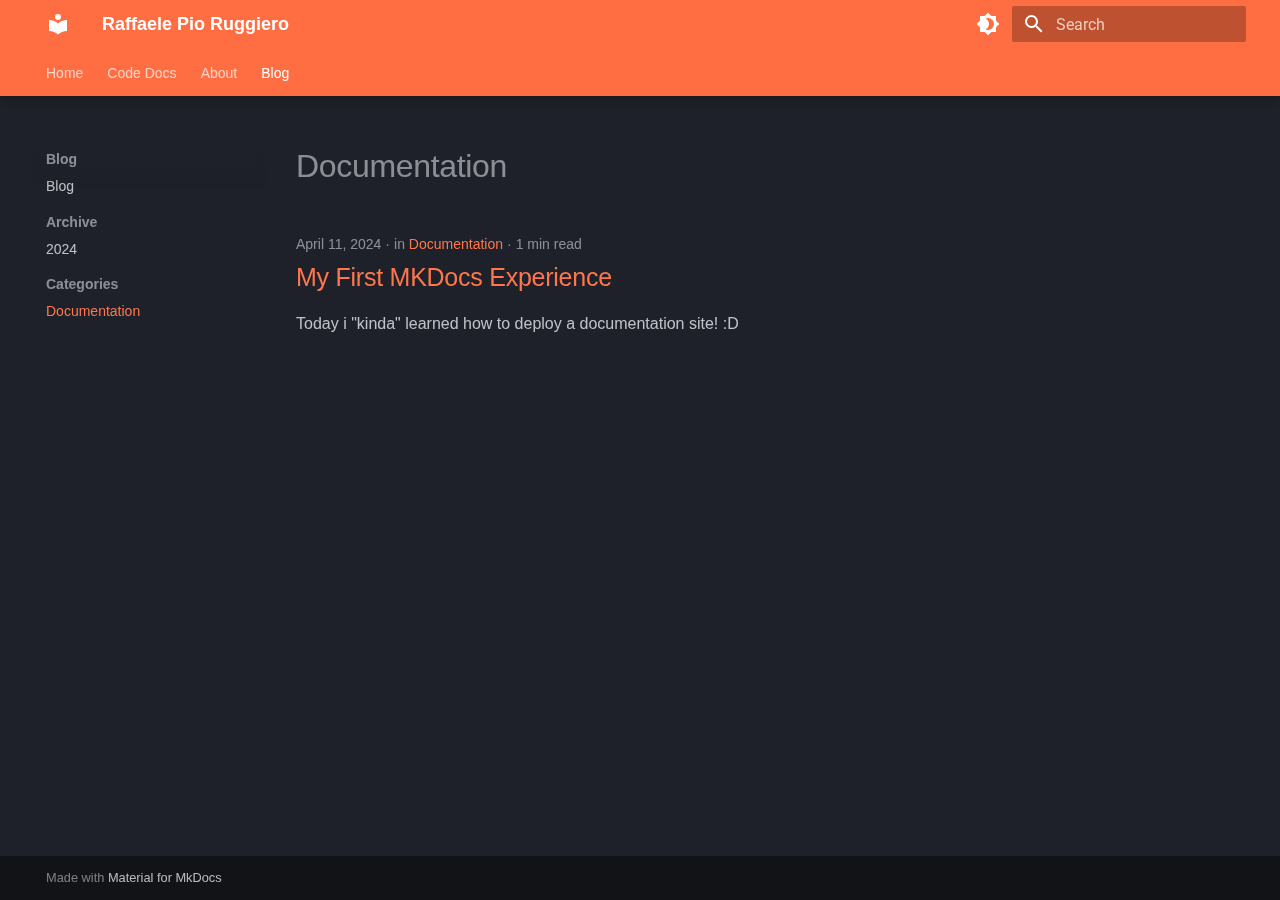
<file: blog/category/documentation/index.html>
<!doctype html>
<html lang="en" class="no-js">
  <head>
    
      <meta charset="utf-8">
      <meta name="viewport" content="width=device-width,initial-scale=1">
      
      
      
        <link rel="canonical" href="https://mydomain.org/mysite/blog/category/documentation/">
      
      
        <link rel="prev" href="../../">
      
      
        <link rel="next" href="../../archive/2024/">
      
      
      <link rel="icon" href="../../../assets/images/favicon.png">
      <meta name="generator" content="mkdocs-1.6.1, mkdocs-material-9.5.44">
    
    
      
        <title>Documentation - Raffaele Pio Ruggiero</title>
      
    
    
      <link rel="stylesheet" href="../../../assets/stylesheets/main.0253249f.min.css">
      
        
        <link rel="stylesheet" href="../../../assets/stylesheets/palette.06af60db.min.css">
      
      


    
    
      
    
    
      
        
        
        <link rel="preconnect" href="https://fonts.gstatic.com" crossorigin>
        <link rel="stylesheet" href="https://fonts.googleapis.com/css?family=Roboto:300,300i,400,400i,700,700i%7CRoboto+Mono:400,400i,700,700i&display=fallback">
        <style>:root{--md-text-font:"Roboto";--md-code-font:"Roboto Mono"}</style>
      
    
    
      <link rel="stylesheet" href="../../../css/extra.css">
    
    <script>__md_scope=new URL("../../..",location),__md_hash=e=>[...e].reduce(((e,_)=>(e<<5)-e+_.charCodeAt(0)),0),__md_get=(e,_=localStorage,t=__md_scope)=>JSON.parse(_.getItem(t.pathname+"."+e)),__md_set=(e,_,t=localStorage,a=__md_scope)=>{try{t.setItem(a.pathname+"."+e,JSON.stringify(_))}catch(e){}}</script>
    
      

    
    
    
  </head>
  
  
    
    
      
    
    
    
    
    <body dir="ltr" data-md-color-scheme="slate" data-md-color-primary="deep-orange" data-md-color-accent="orange">
  
    
    <input class="md-toggle" data-md-toggle="drawer" type="checkbox" id="__drawer" autocomplete="off">
    <input class="md-toggle" data-md-toggle="search" type="checkbox" id="__search" autocomplete="off">
    <label class="md-overlay" for="__drawer"></label>
    <div data-md-component="skip">
      
        
        <a href="#documentation" class="md-skip">
          Skip to content
        </a>
      
    </div>
    <div data-md-component="announce">
      
    </div>
    
    
      

  

<header class="md-header md-header--shadow md-header--lifted" data-md-component="header">
  <nav class="md-header__inner md-grid" aria-label="Header">
    <a href="../../.." title="Raffaele Pio Ruggiero" class="md-header__button md-logo" aria-label="Raffaele Pio Ruggiero" data-md-component="logo">
      
  
  <svg xmlns="http://www.w3.org/2000/svg" viewBox="0 0 24 24"><path d="M12 8a3 3 0 0 0 3-3 3 3 0 0 0-3-3 3 3 0 0 0-3 3 3 3 0 0 0 3 3m0 3.54C9.64 9.35 6.5 8 3 8v11c3.5 0 6.64 1.35 9 3.54 2.36-2.19 5.5-3.54 9-3.54V8c-3.5 0-6.64 1.35-9 3.54"/></svg>

    </a>
    <label class="md-header__button md-icon" for="__drawer">
      
      <svg xmlns="http://www.w3.org/2000/svg" viewBox="0 0 24 24"><path d="M3 6h18v2H3zm0 5h18v2H3zm0 5h18v2H3z"/></svg>
    </label>
    <div class="md-header__title" data-md-component="header-title">
      <div class="md-header__ellipsis">
        <div class="md-header__topic">
          <span class="md-ellipsis">
            Raffaele Pio Ruggiero
          </span>
        </div>
        <div class="md-header__topic" data-md-component="header-topic">
          <span class="md-ellipsis">
            
              Documentation
            
          </span>
        </div>
      </div>
    </div>
    
      
        <form class="md-header__option" data-md-component="palette">
  
    
    
    
    <input class="md-option" data-md-color-media="" data-md-color-scheme="slate" data-md-color-primary="deep-orange" data-md-color-accent="orange"  aria-label="Switch to light mode"  type="radio" name="__palette" id="__palette_0">
    
      <label class="md-header__button md-icon" title="Switch to light mode" for="__palette_1" hidden>
        <svg xmlns="http://www.w3.org/2000/svg" viewBox="0 0 24 24"><path d="M12 18c-.89 0-1.74-.2-2.5-.55C11.56 16.5 13 14.42 13 12s-1.44-4.5-3.5-5.45C10.26 6.2 11.11 6 12 6a6 6 0 0 1 6 6 6 6 0 0 1-6 6m8-9.31V4h-4.69L12 .69 8.69 4H4v4.69L.69 12 4 15.31V20h4.69L12 23.31 15.31 20H20v-4.69L23.31 12z"/></svg>
      </label>
    
  
    
    
    
    <input class="md-option" data-md-color-media="" data-md-color-scheme="default" data-md-color-primary="deep-orange" data-md-color-accent="orange"  aria-label="Switch to dark mode"  type="radio" name="__palette" id="__palette_1">
    
      <label class="md-header__button md-icon" title="Switch to dark mode" for="__palette_0" hidden>
        <svg xmlns="http://www.w3.org/2000/svg" viewBox="0 0 24 24"><path d="M12 18c-.89 0-1.74-.2-2.5-.55C11.56 16.5 13 14.42 13 12s-1.44-4.5-3.5-5.45C10.26 6.2 11.11 6 12 6a6 6 0 0 1 6 6 6 6 0 0 1-6 6m8-9.31V4h-4.69L12 .69 8.69 4H4v4.69L.69 12 4 15.31V20h4.69L12 23.31 15.31 20H20v-4.69L23.31 12z"/></svg>
      </label>
    
  
</form>
      
    
    
      <script>var palette=__md_get("__palette");if(palette&&palette.color){if("(prefers-color-scheme)"===palette.color.media){var media=matchMedia("(prefers-color-scheme: light)"),input=document.querySelector(media.matches?"[data-md-color-media='(prefers-color-scheme: light)']":"[data-md-color-media='(prefers-color-scheme: dark)']");palette.color.media=input.getAttribute("data-md-color-media"),palette.color.scheme=input.getAttribute("data-md-color-scheme"),palette.color.primary=input.getAttribute("data-md-color-primary"),palette.color.accent=input.getAttribute("data-md-color-accent")}for(var[key,value]of Object.entries(palette.color))document.body.setAttribute("data-md-color-"+key,value)}</script>
    
    
    
      <label class="md-header__button md-icon" for="__search">
        
        <svg xmlns="http://www.w3.org/2000/svg" viewBox="0 0 24 24"><path d="M9.5 3A6.5 6.5 0 0 1 16 9.5c0 1.61-.59 3.09-1.56 4.23l.27.27h.79l5 5-1.5 1.5-5-5v-.79l-.27-.27A6.52 6.52 0 0 1 9.5 16 6.5 6.5 0 0 1 3 9.5 6.5 6.5 0 0 1 9.5 3m0 2C7 5 5 7 5 9.5S7 14 9.5 14 14 12 14 9.5 12 5 9.5 5"/></svg>
      </label>
      <div class="md-search" data-md-component="search" role="dialog">
  <label class="md-search__overlay" for="__search"></label>
  <div class="md-search__inner" role="search">
    <form class="md-search__form" name="search">
      <input type="text" class="md-search__input" name="query" aria-label="Search" placeholder="Search" autocapitalize="off" autocorrect="off" autocomplete="off" spellcheck="false" data-md-component="search-query" required>
      <label class="md-search__icon md-icon" for="__search">
        
        <svg xmlns="http://www.w3.org/2000/svg" viewBox="0 0 24 24"><path d="M9.5 3A6.5 6.5 0 0 1 16 9.5c0 1.61-.59 3.09-1.56 4.23l.27.27h.79l5 5-1.5 1.5-5-5v-.79l-.27-.27A6.52 6.52 0 0 1 9.5 16 6.5 6.5 0 0 1 3 9.5 6.5 6.5 0 0 1 9.5 3m0 2C7 5 5 7 5 9.5S7 14 9.5 14 14 12 14 9.5 12 5 9.5 5"/></svg>
        
        <svg xmlns="http://www.w3.org/2000/svg" viewBox="0 0 24 24"><path d="M20 11v2H8l5.5 5.5-1.42 1.42L4.16 12l7.92-7.92L13.5 5.5 8 11z"/></svg>
      </label>
      <nav class="md-search__options" aria-label="Search">
        
          <a href="javascript:void(0)" class="md-search__icon md-icon" title="Share" aria-label="Share" data-clipboard data-clipboard-text="" data-md-component="search-share" tabindex="-1">
            
            <svg xmlns="http://www.w3.org/2000/svg" viewBox="0 0 24 24"><path d="M18 16.08c-.76 0-1.44.3-1.96.77L8.91 12.7c.05-.23.09-.46.09-.7s-.04-.47-.09-.7l7.05-4.11c.54.5 1.25.81 2.04.81a3 3 0 0 0 3-3 3 3 0 0 0-3-3 3 3 0 0 0-3 3c0 .24.04.47.09.7L8.04 9.81C7.5 9.31 6.79 9 6 9a3 3 0 0 0-3 3 3 3 0 0 0 3 3c.79 0 1.5-.31 2.04-.81l7.12 4.15c-.05.21-.08.43-.08.66 0 1.61 1.31 2.91 2.92 2.91s2.92-1.3 2.92-2.91A2.92 2.92 0 0 0 18 16.08"/></svg>
          </a>
        
        <button type="reset" class="md-search__icon md-icon" title="Clear" aria-label="Clear" tabindex="-1">
          
          <svg xmlns="http://www.w3.org/2000/svg" viewBox="0 0 24 24"><path d="M19 6.41 17.59 5 12 10.59 6.41 5 5 6.41 10.59 12 5 17.59 6.41 19 12 13.41 17.59 19 19 17.59 13.41 12z"/></svg>
        </button>
      </nav>
      
        <div class="md-search__suggest" data-md-component="search-suggest"></div>
      
    </form>
    <div class="md-search__output">
      <div class="md-search__scrollwrap" tabindex="0" data-md-scrollfix>
        <div class="md-search-result" data-md-component="search-result">
          <div class="md-search-result__meta">
            Initializing search
          </div>
          <ol class="md-search-result__list" role="presentation"></ol>
        </div>
      </div>
    </div>
  </div>
</div>
    
    
  </nav>
  
    
      
<nav class="md-tabs" aria-label="Tabs" data-md-component="tabs">
  <div class="md-grid">
    <ul class="md-tabs__list">
      
        
  
  
  
    <li class="md-tabs__item">
      <a href="../../.." class="md-tabs__link">
        
  
    
  
  Home

      </a>
    </li>
  

      
        
  
  
  
    
    
      <li class="md-tabs__item">
        <a href="../../../coding/my-first-code/" class="md-tabs__link">
          
  
  Code Docs

        </a>
      </li>
    
  

      
        
  
  
  
    
    
      <li class="md-tabs__item">
        <a href="../../../about/about/" class="md-tabs__link">
          
  
  About

        </a>
      </li>
    
  

      
        
  
  
    
  
  
    
    
      <li class="md-tabs__item md-tabs__item--active">
        <a href="../../" class="md-tabs__link">
          
  
  Blog

        </a>
      </li>
    
  

      
    </ul>
  </div>
</nav>
    
  
</header>
    
    <div class="md-container" data-md-component="container">
      
      
        
      
      <main class="md-main" data-md-component="main">
        <div class="md-main__inner md-grid">
          
            
              
              <div class="md-sidebar md-sidebar--primary" data-md-component="sidebar" data-md-type="navigation" >
                <div class="md-sidebar__scrollwrap">
                  <div class="md-sidebar__inner">
                    


  


  

<nav class="md-nav md-nav--primary md-nav--lifted md-nav--integrated" aria-label="Navigation" data-md-level="0">
  <label class="md-nav__title" for="__drawer">
    <a href="../../.." title="Raffaele Pio Ruggiero" class="md-nav__button md-logo" aria-label="Raffaele Pio Ruggiero" data-md-component="logo">
      
  
  <svg xmlns="http://www.w3.org/2000/svg" viewBox="0 0 24 24"><path d="M12 8a3 3 0 0 0 3-3 3 3 0 0 0-3-3 3 3 0 0 0-3 3 3 3 0 0 0 3 3m0 3.54C9.64 9.35 6.5 8 3 8v11c3.5 0 6.64 1.35 9 3.54 2.36-2.19 5.5-3.54 9-3.54V8c-3.5 0-6.64 1.35-9 3.54"/></svg>

    </a>
    Raffaele Pio Ruggiero
  </label>
  
  <ul class="md-nav__list" data-md-scrollfix>
    
      
      
  
  
  
  
    <li class="md-nav__item">
      <a href="../../.." class="md-nav__link">
        
  
  <span class="md-ellipsis">
    Home
  </span>
  

      </a>
    </li>
  

    
      
      
  
  
  
  
    
    
    
      
      
        
      
    
    
    <li class="md-nav__item md-nav__item--nested">
      
        
        
          
        
        <input class="md-nav__toggle md-toggle md-toggle--indeterminate" type="checkbox" id="__nav_2" >
        
          
          <label class="md-nav__link" for="__nav_2" id="__nav_2_label" tabindex="0">
            
  
  <span class="md-ellipsis">
    Code Docs
  </span>
  

            <span class="md-nav__icon md-icon"></span>
          </label>
        
        <nav class="md-nav" data-md-level="1" aria-labelledby="__nav_2_label" aria-expanded="false">
          <label class="md-nav__title" for="__nav_2">
            <span class="md-nav__icon md-icon"></span>
            Code Docs
          </label>
          <ul class="md-nav__list" data-md-scrollfix>
            
              
                
  
  
  
  
    <li class="md-nav__item">
      <a href="../../../coding/my-first-code/" class="md-nav__link">
        
  
  <span class="md-ellipsis">
    Python
  </span>
  

      </a>
    </li>
  

              
            
          </ul>
        </nav>
      
    </li>
  

    
      
      
  
  
  
  
    
    
    
      
      
        
      
    
    
    <li class="md-nav__item md-nav__item--nested">
      
        
        
          
        
        <input class="md-nav__toggle md-toggle md-toggle--indeterminate" type="checkbox" id="__nav_3" >
        
          
          <label class="md-nav__link" for="__nav_3" id="__nav_3_label" tabindex="0">
            
  
  <span class="md-ellipsis">
    About
  </span>
  

            <span class="md-nav__icon md-icon"></span>
          </label>
        
        <nav class="md-nav" data-md-level="1" aria-labelledby="__nav_3_label" aria-expanded="false">
          <label class="md-nav__title" for="__nav_3">
            <span class="md-nav__icon md-icon"></span>
            About
          </label>
          <ul class="md-nav__list" data-md-scrollfix>
            
              
                
  
  
  
  
    <li class="md-nav__item">
      <a href="../../../about/about/" class="md-nav__link">
        
  
  <span class="md-ellipsis">
    About Me
  </span>
  

      </a>
    </li>
  

              
            
              
                
  
  
  
  
    <li class="md-nav__item">
      <a href="../../../about/childhood/" class="md-nav__link">
        
  
  <span class="md-ellipsis">
    Childhood
  </span>
  

      </a>
    </li>
  

              
            
          </ul>
        </nav>
      
    </li>
  

    
      
      
  
  
    
  
  
  
    
    
    
      
        
        
      
      
        
      
    
    
    <li class="md-nav__item md-nav__item--active md-nav__item--section md-nav__item--nested">
      
        
        
        <input class="md-nav__toggle md-toggle " type="checkbox" id="__nav_4" checked>
        
          
          <label class="md-nav__link" for="__nav_4" id="__nav_4_label" tabindex="">
            
  
  <span class="md-ellipsis">
    Blog
  </span>
  

            <span class="md-nav__icon md-icon"></span>
          </label>
        
        <nav class="md-nav" data-md-level="1" aria-labelledby="__nav_4_label" aria-expanded="true">
          <label class="md-nav__title" for="__nav_4">
            <span class="md-nav__icon md-icon"></span>
            Blog
          </label>
          <ul class="md-nav__list" data-md-scrollfix>
            
              
                
  
  
  
    
  
  
    <li class="md-nav__item">
      <a href="../../" class="md-nav__link">
        
  
  <span class="md-ellipsis">
    Blog
  </span>
  

      </a>
    </li>
  

              
            
              
                
  
  
  
  
    
    
    
      
      
        
          
          
        
      
    
    
    <li class="md-nav__item md-nav__item--section md-nav__item--nested">
      
        
        
          
        
        <input class="md-nav__toggle md-toggle md-toggle--indeterminate" type="checkbox" id="__nav_4_2" >
        
          
          <label class="md-nav__link" for="__nav_4_2" id="__nav_4_2_label" tabindex="">
            
  
  <span class="md-ellipsis">
    Archive
  </span>
  

            <span class="md-nav__icon md-icon"></span>
          </label>
        
        <nav class="md-nav" data-md-level="2" aria-labelledby="__nav_4_2_label" aria-expanded="false">
          <label class="md-nav__title" for="__nav_4_2">
            <span class="md-nav__icon md-icon"></span>
            Archive
          </label>
          <ul class="md-nav__list" data-md-scrollfix>
            
              
                
  
  
  
    
  
  
    <li class="md-nav__item">
      <a href="../../archive/2024/" class="md-nav__link">
        
  
  <span class="md-ellipsis">
    2024
  </span>
  

      </a>
    </li>
  

              
            
          </ul>
        </nav>
      
    </li>
  

              
            
              
                
  
  
    
  
  
  
    
    
    
      
      
        
          
          
        
      
    
    
    <li class="md-nav__item md-nav__item--active md-nav__item--section md-nav__item--nested">
      
        
        
        <input class="md-nav__toggle md-toggle " type="checkbox" id="__nav_4_3" checked>
        
          
          <label class="md-nav__link" for="__nav_4_3" id="__nav_4_3_label" tabindex="">
            
  
  <span class="md-ellipsis">
    Categories
  </span>
  

            <span class="md-nav__icon md-icon"></span>
          </label>
        
        <nav class="md-nav" data-md-level="2" aria-labelledby="__nav_4_3_label" aria-expanded="true">
          <label class="md-nav__title" for="__nav_4_3">
            <span class="md-nav__icon md-icon"></span>
            Categories
          </label>
          <ul class="md-nav__list" data-md-scrollfix>
            
              
                
  
  
    
  
  
    
      
    
  
  
    <li class="md-nav__item md-nav__item--active">
      
      <input class="md-nav__toggle md-toggle" type="checkbox" id="__toc">
      
      
        
      
      
      <a href="./" class="md-nav__link md-nav__link--active">
        
  
  <span class="md-ellipsis">
    Documentation
  </span>
  

      </a>
      
    </li>
  

              
            
          </ul>
        </nav>
      
    </li>
  

              
            
          </ul>
        </nav>
      
    </li>
  

    
  </ul>
</nav>
                  </div>
                </div>
              </div>
            
            
          
          
  <div class="md-content" data-md-component="content">
    <div class="md-content__inner">
      <header class="md-typeset">
        <h1 id="documentation">Documentation</h1>
      </header>
      
        <article class="md-post md-post--excerpt">
  <header class="md-post__header">
    
    <div class="md-post__meta md-meta">
      <ul class="md-meta__list">
        <li class="md-meta__item">
          <time datetime="2024-04-11 00:00:00">April 11, 2024</time></li>
        
          <li class="md-meta__item">
            in
            
              <a href="./" class="md-meta__link">Documentation</a></li>
        
        
          
          <li class="md-meta__item">
            
              1 min read
            
          </li>
        
      </ul>
      
    </div>
  </header>
  <div class="md-post__content md-typeset">
    <h2 id="my-first-mkdocs-experience"><a class="toclink" href="../../2024/04/11/my-first-mkdocs-experience/">My First MKDocs Experience</a></h2>
<p>Today i "kinda" learned how to deploy a documentation site! :D</p>
    
  </div>
</article>
      
      
        
          



<nav class="md-pagination">
  
</nav>
        
      
    </div>
  </div>

          
<script>var target=document.getElementById(location.hash.slice(1));target&&target.name&&(target.checked=target.name.startsWith("__tabbed_"))</script>
        </div>
        
          <button type="button" class="md-top md-icon" data-md-component="top" hidden>
  
  <svg xmlns="http://www.w3.org/2000/svg" viewBox="0 0 24 24"><path d="M13 20h-2V8l-5.5 5.5-1.42-1.42L12 4.16l7.92 7.92-1.42 1.42L13 8z"/></svg>
  Back to top
</button>
        
      </main>
      
        <footer class="md-footer">
  
  <div class="md-footer-meta md-typeset">
    <div class="md-footer-meta__inner md-grid">
      <div class="md-copyright">
  
  
    Made with
    <a href="https://squidfunk.github.io/mkdocs-material/" target="_blank" rel="noopener">
      Material for MkDocs
    </a>
  
</div>
      
    </div>
  </div>
</footer>
      
    </div>
    <div class="md-dialog" data-md-component="dialog">
      <div class="md-dialog__inner md-typeset"></div>
    </div>
    
      <div class="md-progress" data-md-component="progress" role="progressbar"></div>
    
    
    <script id="__config" type="application/json">{"base": "../../..", "features": ["navigation.instant", "navigation.instant.progress", "navigation.instant.preview", "navigation.tracking", "navigation.tabs", "navigation.tabs", "navigation.tabs.sticky", "navigation.sections", "navigation.expand", "toc.integrate", "navigation.top", "search.suggest", "search.highlight", "search.share", "content.code.copy"], "search": "../../../assets/javascripts/workers/search.6ce7567c.min.js", "translations": {"clipboard.copied": "Copied to clipboard", "clipboard.copy": "Copy to clipboard", "search.result.more.one": "1 more on this page", "search.result.more.other": "# more on this page", "search.result.none": "No matching documents", "search.result.one": "1 matching document", "search.result.other": "# matching documents", "search.result.placeholder": "Type to start searching", "search.result.term.missing": "Missing", "select.version": "Select version"}}</script>
    
    
      <script src="../../../assets/javascripts/bundle.83f73b43.min.js"></script>
      
    
  </body>
</html>
</file>
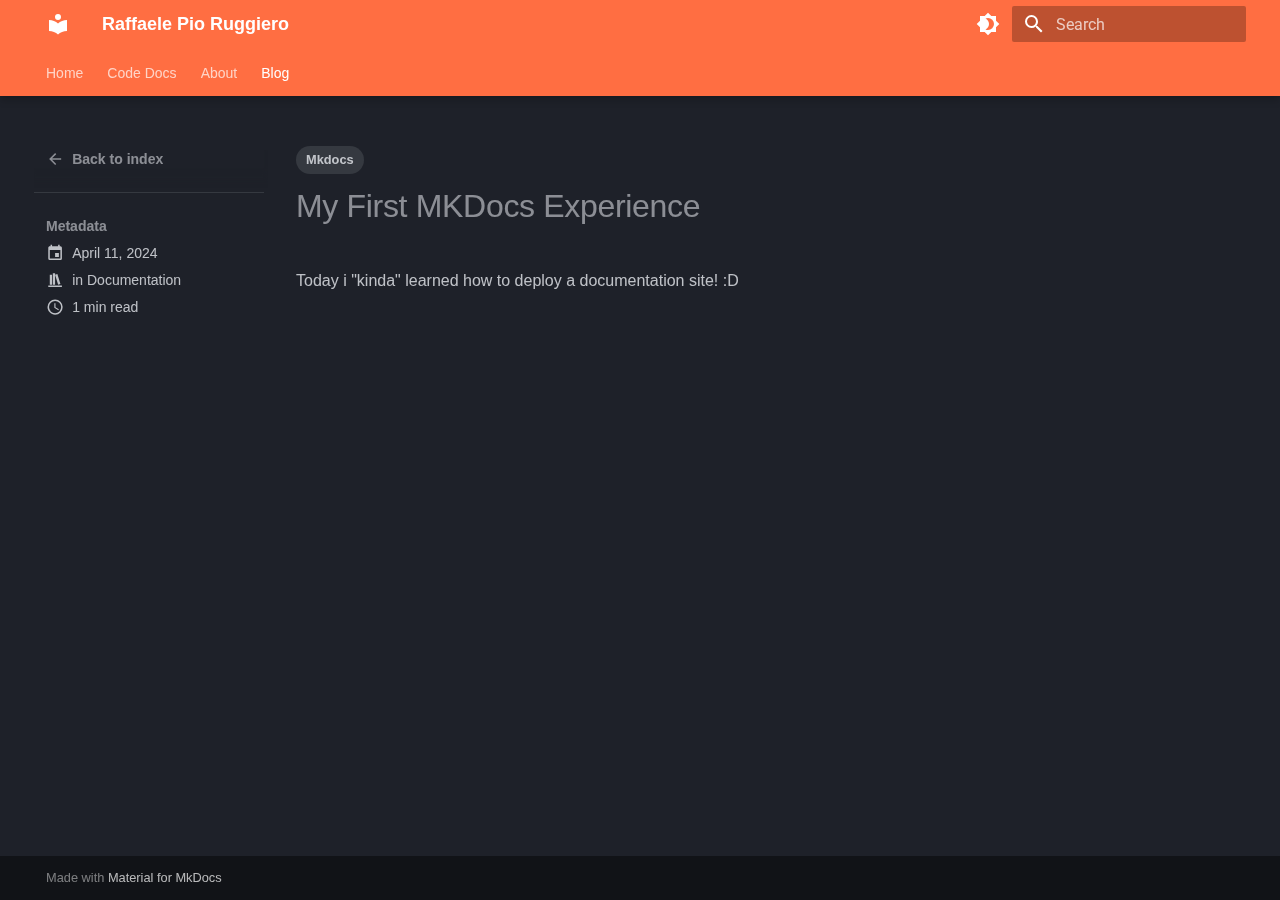
<file: blog/2024/04/11/my-first-mkdocs-experience/index.html>
<!doctype html>
<html lang="en" class="no-js">
  <head>
    
      <meta charset="utf-8">
      <meta name="viewport" content="width=device-width,initial-scale=1">
      
      
      
        <link rel="canonical" href="https://mydomain.org/mysite/blog/2024/04/11/my-first-mkdocs-experience/">
      
      
      
      
      <link rel="icon" href="../../../../../assets/images/favicon.png">
      <meta name="generator" content="mkdocs-1.6.1, mkdocs-material-9.5.44">
    
    
      
        <title>My First MKDocs Experience - Raffaele Pio Ruggiero</title>
      
    
    
      <link rel="stylesheet" href="../../../../../assets/stylesheets/main.0253249f.min.css">
      
        
        <link rel="stylesheet" href="../../../../../assets/stylesheets/palette.06af60db.min.css">
      
      


    
    
      
    
    
      
        
        
        <link rel="preconnect" href="https://fonts.gstatic.com" crossorigin>
        <link rel="stylesheet" href="https://fonts.googleapis.com/css?family=Roboto:300,300i,400,400i,700,700i%7CRoboto+Mono:400,400i,700,700i&display=fallback">
        <style>:root{--md-text-font:"Roboto";--md-code-font:"Roboto Mono"}</style>
      
    
    
      <link rel="stylesheet" href="../../../../../css/extra.css">
    
    <script>__md_scope=new URL("../../../../..",location),__md_hash=e=>[...e].reduce(((e,_)=>(e<<5)-e+_.charCodeAt(0)),0),__md_get=(e,_=localStorage,t=__md_scope)=>JSON.parse(_.getItem(t.pathname+"."+e)),__md_set=(e,_,t=localStorage,a=__md_scope)=>{try{t.setItem(a.pathname+"."+e,JSON.stringify(_))}catch(e){}}</script>
    
      

    
    
    
  </head>
  
  
    
    
      
    
    
    
    
    <body dir="ltr" data-md-color-scheme="slate" data-md-color-primary="deep-orange" data-md-color-accent="orange">
  
    
    <input class="md-toggle" data-md-toggle="drawer" type="checkbox" id="__drawer" autocomplete="off">
    <input class="md-toggle" data-md-toggle="search" type="checkbox" id="__search" autocomplete="off">
    <label class="md-overlay" for="__drawer"></label>
    <div data-md-component="skip">
      
        
        <a href="#my-first-mkdocs-experience" class="md-skip">
          Skip to content
        </a>
      
    </div>
    <div data-md-component="announce">
      
    </div>
    
    
      

  

<header class="md-header md-header--shadow md-header--lifted" data-md-component="header">
  <nav class="md-header__inner md-grid" aria-label="Header">
    <a href="../../../../.." title="Raffaele Pio Ruggiero" class="md-header__button md-logo" aria-label="Raffaele Pio Ruggiero" data-md-component="logo">
      
  
  <svg xmlns="http://www.w3.org/2000/svg" viewBox="0 0 24 24"><path d="M12 8a3 3 0 0 0 3-3 3 3 0 0 0-3-3 3 3 0 0 0-3 3 3 3 0 0 0 3 3m0 3.54C9.64 9.35 6.5 8 3 8v11c3.5 0 6.64 1.35 9 3.54 2.36-2.19 5.5-3.54 9-3.54V8c-3.5 0-6.64 1.35-9 3.54"/></svg>

    </a>
    <label class="md-header__button md-icon" for="__drawer">
      
      <svg xmlns="http://www.w3.org/2000/svg" viewBox="0 0 24 24"><path d="M3 6h18v2H3zm0 5h18v2H3zm0 5h18v2H3z"/></svg>
    </label>
    <div class="md-header__title" data-md-component="header-title">
      <div class="md-header__ellipsis">
        <div class="md-header__topic">
          <span class="md-ellipsis">
            Raffaele Pio Ruggiero
          </span>
        </div>
        <div class="md-header__topic" data-md-component="header-topic">
          <span class="md-ellipsis">
            
              My First MKDocs Experience
            
          </span>
        </div>
      </div>
    </div>
    
      
        <form class="md-header__option" data-md-component="palette">
  
    
    
    
    <input class="md-option" data-md-color-media="" data-md-color-scheme="slate" data-md-color-primary="deep-orange" data-md-color-accent="orange"  aria-label="Switch to light mode"  type="radio" name="__palette" id="__palette_0">
    
      <label class="md-header__button md-icon" title="Switch to light mode" for="__palette_1" hidden>
        <svg xmlns="http://www.w3.org/2000/svg" viewBox="0 0 24 24"><path d="M12 18c-.89 0-1.74-.2-2.5-.55C11.56 16.5 13 14.42 13 12s-1.44-4.5-3.5-5.45C10.26 6.2 11.11 6 12 6a6 6 0 0 1 6 6 6 6 0 0 1-6 6m8-9.31V4h-4.69L12 .69 8.69 4H4v4.69L.69 12 4 15.31V20h4.69L12 23.31 15.31 20H20v-4.69L23.31 12z"/></svg>
      </label>
    
  
    
    
    
    <input class="md-option" data-md-color-media="" data-md-color-scheme="default" data-md-color-primary="deep-orange" data-md-color-accent="orange"  aria-label="Switch to dark mode"  type="radio" name="__palette" id="__palette_1">
    
      <label class="md-header__button md-icon" title="Switch to dark mode" for="__palette_0" hidden>
        <svg xmlns="http://www.w3.org/2000/svg" viewBox="0 0 24 24"><path d="M12 18c-.89 0-1.74-.2-2.5-.55C11.56 16.5 13 14.42 13 12s-1.44-4.5-3.5-5.45C10.26 6.2 11.11 6 12 6a6 6 0 0 1 6 6 6 6 0 0 1-6 6m8-9.31V4h-4.69L12 .69 8.69 4H4v4.69L.69 12 4 15.31V20h4.69L12 23.31 15.31 20H20v-4.69L23.31 12z"/></svg>
      </label>
    
  
</form>
      
    
    
      <script>var palette=__md_get("__palette");if(palette&&palette.color){if("(prefers-color-scheme)"===palette.color.media){var media=matchMedia("(prefers-color-scheme: light)"),input=document.querySelector(media.matches?"[data-md-color-media='(prefers-color-scheme: light)']":"[data-md-color-media='(prefers-color-scheme: dark)']");palette.color.media=input.getAttribute("data-md-color-media"),palette.color.scheme=input.getAttribute("data-md-color-scheme"),palette.color.primary=input.getAttribute("data-md-color-primary"),palette.color.accent=input.getAttribute("data-md-color-accent")}for(var[key,value]of Object.entries(palette.color))document.body.setAttribute("data-md-color-"+key,value)}</script>
    
    
    
      <label class="md-header__button md-icon" for="__search">
        
        <svg xmlns="http://www.w3.org/2000/svg" viewBox="0 0 24 24"><path d="M9.5 3A6.5 6.5 0 0 1 16 9.5c0 1.61-.59 3.09-1.56 4.23l.27.27h.79l5 5-1.5 1.5-5-5v-.79l-.27-.27A6.52 6.52 0 0 1 9.5 16 6.5 6.5 0 0 1 3 9.5 6.5 6.5 0 0 1 9.5 3m0 2C7 5 5 7 5 9.5S7 14 9.5 14 14 12 14 9.5 12 5 9.5 5"/></svg>
      </label>
      <div class="md-search" data-md-component="search" role="dialog">
  <label class="md-search__overlay" for="__search"></label>
  <div class="md-search__inner" role="search">
    <form class="md-search__form" name="search">
      <input type="text" class="md-search__input" name="query" aria-label="Search" placeholder="Search" autocapitalize="off" autocorrect="off" autocomplete="off" spellcheck="false" data-md-component="search-query" required>
      <label class="md-search__icon md-icon" for="__search">
        
        <svg xmlns="http://www.w3.org/2000/svg" viewBox="0 0 24 24"><path d="M9.5 3A6.5 6.5 0 0 1 16 9.5c0 1.61-.59 3.09-1.56 4.23l.27.27h.79l5 5-1.5 1.5-5-5v-.79l-.27-.27A6.52 6.52 0 0 1 9.5 16 6.5 6.5 0 0 1 3 9.5 6.5 6.5 0 0 1 9.5 3m0 2C7 5 5 7 5 9.5S7 14 9.5 14 14 12 14 9.5 12 5 9.5 5"/></svg>
        
        <svg xmlns="http://www.w3.org/2000/svg" viewBox="0 0 24 24"><path d="M20 11v2H8l5.5 5.5-1.42 1.42L4.16 12l7.92-7.92L13.5 5.5 8 11z"/></svg>
      </label>
      <nav class="md-search__options" aria-label="Search">
        
          <a href="javascript:void(0)" class="md-search__icon md-icon" title="Share" aria-label="Share" data-clipboard data-clipboard-text="" data-md-component="search-share" tabindex="-1">
            
            <svg xmlns="http://www.w3.org/2000/svg" viewBox="0 0 24 24"><path d="M18 16.08c-.76 0-1.44.3-1.96.77L8.91 12.7c.05-.23.09-.46.09-.7s-.04-.47-.09-.7l7.05-4.11c.54.5 1.25.81 2.04.81a3 3 0 0 0 3-3 3 3 0 0 0-3-3 3 3 0 0 0-3 3c0 .24.04.47.09.7L8.04 9.81C7.5 9.31 6.79 9 6 9a3 3 0 0 0-3 3 3 3 0 0 0 3 3c.79 0 1.5-.31 2.04-.81l7.12 4.15c-.05.21-.08.43-.08.66 0 1.61 1.31 2.91 2.92 2.91s2.92-1.3 2.92-2.91A2.92 2.92 0 0 0 18 16.08"/></svg>
          </a>
        
        <button type="reset" class="md-search__icon md-icon" title="Clear" aria-label="Clear" tabindex="-1">
          
          <svg xmlns="http://www.w3.org/2000/svg" viewBox="0 0 24 24"><path d="M19 6.41 17.59 5 12 10.59 6.41 5 5 6.41 10.59 12 5 17.59 6.41 19 12 13.41 17.59 19 19 17.59 13.41 12z"/></svg>
        </button>
      </nav>
      
        <div class="md-search__suggest" data-md-component="search-suggest"></div>
      
    </form>
    <div class="md-search__output">
      <div class="md-search__scrollwrap" tabindex="0" data-md-scrollfix>
        <div class="md-search-result" data-md-component="search-result">
          <div class="md-search-result__meta">
            Initializing search
          </div>
          <ol class="md-search-result__list" role="presentation"></ol>
        </div>
      </div>
    </div>
  </div>
</div>
    
    
  </nav>
  
    
      
<nav class="md-tabs" aria-label="Tabs" data-md-component="tabs">
  <div class="md-grid">
    <ul class="md-tabs__list">
      
        
  
  
  
    <li class="md-tabs__item">
      <a href="../../../../.." class="md-tabs__link">
        
  
    
  
  Home

      </a>
    </li>
  

      
        
  
  
  
    
    
      <li class="md-tabs__item">
        <a href="../../../../../coding/my-first-code/" class="md-tabs__link">
          
  
  Code Docs

        </a>
      </li>
    
  

      
        
  
  
  
    
    
      <li class="md-tabs__item">
        <a href="../../../../../about/about/" class="md-tabs__link">
          
  
  About

        </a>
      </li>
    
  

      
        
  
  
    
  
  
    
    
      <li class="md-tabs__item md-tabs__item--active">
        <a href="../../../../" class="md-tabs__link">
          
  
  Blog

        </a>
      </li>
    
  

      
    </ul>
  </div>
</nav>
    
  
</header>
    
    <div class="md-container" data-md-component="container">
      
      
        
      
      <main class="md-main" data-md-component="main">
        <div class="md-main__inner md-grid">
          
            
              
                
              
              <div class="md-sidebar md-sidebar--primary" data-md-component="sidebar" data-md-type="navigation" hidden>
                <div class="md-sidebar__scrollwrap">
                  <div class="md-sidebar__inner">
                    


  


  

<nav class="md-nav md-nav--primary md-nav--lifted md-nav--integrated" aria-label="Navigation" data-md-level="0">
  <label class="md-nav__title" for="__drawer">
    <a href="../../../../.." title="Raffaele Pio Ruggiero" class="md-nav__button md-logo" aria-label="Raffaele Pio Ruggiero" data-md-component="logo">
      
  
  <svg xmlns="http://www.w3.org/2000/svg" viewBox="0 0 24 24"><path d="M12 8a3 3 0 0 0 3-3 3 3 0 0 0-3-3 3 3 0 0 0-3 3 3 3 0 0 0 3 3m0 3.54C9.64 9.35 6.5 8 3 8v11c3.5 0 6.64 1.35 9 3.54 2.36-2.19 5.5-3.54 9-3.54V8c-3.5 0-6.64 1.35-9 3.54"/></svg>

    </a>
    Raffaele Pio Ruggiero
  </label>
  
  <ul class="md-nav__list" data-md-scrollfix>
    
      
      
  
  
  
  
    <li class="md-nav__item">
      <a href="../../../../.." class="md-nav__link">
        
  
  <span class="md-ellipsis">
    Home
  </span>
  

      </a>
    </li>
  

    
      
      
  
  
  
  
    
    
    
      
      
        
      
    
    
    <li class="md-nav__item md-nav__item--nested">
      
        
        
          
        
        <input class="md-nav__toggle md-toggle md-toggle--indeterminate" type="checkbox" id="__nav_2" >
        
          
          <label class="md-nav__link" for="__nav_2" id="__nav_2_label" tabindex="0">
            
  
  <span class="md-ellipsis">
    Code Docs
  </span>
  

            <span class="md-nav__icon md-icon"></span>
          </label>
        
        <nav class="md-nav" data-md-level="1" aria-labelledby="__nav_2_label" aria-expanded="false">
          <label class="md-nav__title" for="__nav_2">
            <span class="md-nav__icon md-icon"></span>
            Code Docs
          </label>
          <ul class="md-nav__list" data-md-scrollfix>
            
              
                
  
  
  
  
    <li class="md-nav__item">
      <a href="../../../../../coding/my-first-code/" class="md-nav__link">
        
  
  <span class="md-ellipsis">
    Python
  </span>
  

      </a>
    </li>
  

              
            
          </ul>
        </nav>
      
    </li>
  

    
      
      
  
  
  
  
    
    
    
      
      
        
      
    
    
    <li class="md-nav__item md-nav__item--nested">
      
        
        
          
        
        <input class="md-nav__toggle md-toggle md-toggle--indeterminate" type="checkbox" id="__nav_3" >
        
          
          <label class="md-nav__link" for="__nav_3" id="__nav_3_label" tabindex="0">
            
  
  <span class="md-ellipsis">
    About
  </span>
  

            <span class="md-nav__icon md-icon"></span>
          </label>
        
        <nav class="md-nav" data-md-level="1" aria-labelledby="__nav_3_label" aria-expanded="false">
          <label class="md-nav__title" for="__nav_3">
            <span class="md-nav__icon md-icon"></span>
            About
          </label>
          <ul class="md-nav__list" data-md-scrollfix>
            
              
                
  
  
  
  
    <li class="md-nav__item">
      <a href="../../../../../about/about/" class="md-nav__link">
        
  
  <span class="md-ellipsis">
    About Me
  </span>
  

      </a>
    </li>
  

              
            
              
                
  
  
  
  
    <li class="md-nav__item">
      <a href="../../../../../about/childhood/" class="md-nav__link">
        
  
  <span class="md-ellipsis">
    Childhood
  </span>
  

      </a>
    </li>
  

              
            
          </ul>
        </nav>
      
    </li>
  

    
      
      
  
  
    
  
  
  
    
    
    
      
        
        
      
      
        
      
    
    
    <li class="md-nav__item md-nav__item--active md-nav__item--section md-nav__item--nested">
      
        
        
        <input class="md-nav__toggle md-toggle " type="checkbox" id="__nav_4" checked>
        
          
          <label class="md-nav__link" for="__nav_4" id="__nav_4_label" tabindex="">
            
  
  <span class="md-ellipsis">
    Blog
  </span>
  

            <span class="md-nav__icon md-icon"></span>
          </label>
        
        <nav class="md-nav" data-md-level="1" aria-labelledby="__nav_4_label" aria-expanded="true">
          <label class="md-nav__title" for="__nav_4">
            <span class="md-nav__icon md-icon"></span>
            Blog
          </label>
          <ul class="md-nav__list" data-md-scrollfix>
            
              
                
  
  
    
  
  
    
  
  
    <li class="md-nav__item md-nav__item--active">
      <a href="../../../../" class="md-nav__link">
        
  
  <span class="md-ellipsis">
    Blog
  </span>
  

      </a>
    </li>
  

              
            
              
                
  
  
  
  
    
    
    
      
      
        
          
          
        
      
    
    
    <li class="md-nav__item md-nav__item--section md-nav__item--nested">
      
        
        
          
        
        <input class="md-nav__toggle md-toggle md-toggle--indeterminate" type="checkbox" id="__nav_4_2" >
        
          
          <label class="md-nav__link" for="__nav_4_2" id="__nav_4_2_label" tabindex="">
            
  
  <span class="md-ellipsis">
    Archive
  </span>
  

            <span class="md-nav__icon md-icon"></span>
          </label>
        
        <nav class="md-nav" data-md-level="2" aria-labelledby="__nav_4_2_label" aria-expanded="false">
          <label class="md-nav__title" for="__nav_4_2">
            <span class="md-nav__icon md-icon"></span>
            Archive
          </label>
          <ul class="md-nav__list" data-md-scrollfix>
            
              
                
  
  
  
    
  
  
    <li class="md-nav__item">
      <a href="../../../../archive/2024/" class="md-nav__link">
        
  
  <span class="md-ellipsis">
    2024
  </span>
  

      </a>
    </li>
  

              
            
          </ul>
        </nav>
      
    </li>
  

              
            
              
                
  
  
  
  
    
    
    
      
      
        
          
          
        
      
    
    
    <li class="md-nav__item md-nav__item--section md-nav__item--nested">
      
        
        
          
        
        <input class="md-nav__toggle md-toggle md-toggle--indeterminate" type="checkbox" id="__nav_4_3" >
        
          
          <label class="md-nav__link" for="__nav_4_3" id="__nav_4_3_label" tabindex="">
            
  
  <span class="md-ellipsis">
    Categories
  </span>
  

            <span class="md-nav__icon md-icon"></span>
          </label>
        
        <nav class="md-nav" data-md-level="2" aria-labelledby="__nav_4_3_label" aria-expanded="false">
          <label class="md-nav__title" for="__nav_4_3">
            <span class="md-nav__icon md-icon"></span>
            Categories
          </label>
          <ul class="md-nav__list" data-md-scrollfix>
            
              
                
  
  
  
    
  
  
    <li class="md-nav__item">
      <a href="../../../../category/documentation/" class="md-nav__link">
        
  
  <span class="md-ellipsis">
    Documentation
  </span>
  

      </a>
    </li>
  

              
            
          </ul>
        </nav>
      
    </li>
  

              
            
          </ul>
        </nav>
      
    </li>
  

    
  </ul>
</nav>
                  </div>
                </div>
              </div>
            
            
          
          
  <div class="md-content md-content--post" data-md-component="content">
    <div class="md-sidebar md-sidebar--post" data-md-component="sidebar" data-md-type="navigation">
      <div class="md-sidebar__scrollwrap">
        <div class="md-sidebar__inner md-post">
          <nav class="md-nav md-nav--primary">
            <div class="md-post__back">
              <div class="md-nav__title md-nav__container">
                <a href="../../../../" class="md-nav__link">
                  <svg xmlns="http://www.w3.org/2000/svg" viewBox="0 0 24 24"><path d="M20 11v2H8l5.5 5.5-1.42 1.42L4.16 12l7.92-7.92L13.5 5.5 8 11z"/></svg>
                  <span class="md-ellipsis">
                    Back to index
                  </span>
                </a>
              </div>
            </div>
            
            <ul class="md-post__meta md-nav__list">
              <li class="md-nav__item md-nav__item--section">
                <div class="md-post__title">
                  <span class="md-ellipsis">
                    Metadata
                  </span>
                </div>
                <nav class="md-nav">
                  <ul class="md-nav__list">
                    <li class="md-nav__item">
                      <div class="md-nav__link">
                        <svg xmlns="http://www.w3.org/2000/svg" viewBox="0 0 24 24"><path d="M19 19H5V8h14m-3-7v2H8V1H6v2H5c-1.11 0-2 .89-2 2v14a2 2 0 0 0 2 2h14a2 2 0 0 0 2-2V5a2 2 0 0 0-2-2h-1V1m-1 11h-5v5h5z"/></svg>
                        <time datetime="2024-04-11 00:00:00" class="md-ellipsis">April 11, 2024</time>
                      </div>
                    </li>
                    
                    
                      <li class="md-nav__item">
                        <div class="md-nav__link">
                          <svg xmlns="http://www.w3.org/2000/svg" viewBox="0 0 24 24"><path d="M9 3v15h3V3zm3 2 4 13 3-1-4-13zM5 5v13h3V5zM3 19v2h18v-2z"/></svg>
                          <span class="md-ellipsis">
                            in
                            
                              <a href="../../../../category/documentation/">Documentation</a></span>
                        </div>
                      </li>
                    
                    
                      
                      <li class="md-nav__item">
                        <div class="md-nav__link">
                          <svg xmlns="http://www.w3.org/2000/svg" viewBox="0 0 24 24"><path d="M12 20a8 8 0 0 0 8-8 8 8 0 0 0-8-8 8 8 0 0 0-8 8 8 8 0 0 0 8 8m0-18a10 10 0 0 1 10 10 10 10 0 0 1-10 10C6.47 22 2 17.5 2 12A10 10 0 0 1 12 2m.5 5v5.25l4.5 2.67-.75 1.23L11 13V7z"/></svg>
                          <span class="md-ellipsis">
                            
                              1 min read
                            
                          </span>
                        </div>
                      </li>
                    
                  </ul>
                </nav>
              </li>
            </ul>
          </nav>
          
            

<nav class="md-nav md-nav--secondary" aria-label="Table of contents">
  
  
  
    
  
  
</nav>
          
        </div>
      </div>
    </div>
    <article class="md-content__inner md-typeset">
      
        
  
  

<nav class="md-tags" >
  
    
    
    
      <span class="md-tag">Mkdocs</span>
    
  
</nav>



<h1 id="my-first-mkdocs-experience">My First MKDocs Experience</h1>
<p>Today i "kinda" learned how to deploy a documentation site! :D</p>







  
  




  



      
    </article>
  </div>

          
<script>var target=document.getElementById(location.hash.slice(1));target&&target.name&&(target.checked=target.name.startsWith("__tabbed_"))</script>
        </div>
        
          <button type="button" class="md-top md-icon" data-md-component="top" hidden>
  
  <svg xmlns="http://www.w3.org/2000/svg" viewBox="0 0 24 24"><path d="M13 20h-2V8l-5.5 5.5-1.42-1.42L12 4.16l7.92 7.92-1.42 1.42L13 8z"/></svg>
  Back to top
</button>
        
      </main>
      
        <footer class="md-footer">
  
  <div class="md-footer-meta md-typeset">
    <div class="md-footer-meta__inner md-grid">
      <div class="md-copyright">
  
  
    Made with
    <a href="https://squidfunk.github.io/mkdocs-material/" target="_blank" rel="noopener">
      Material for MkDocs
    </a>
  
</div>
      
    </div>
  </div>
</footer>
      
    </div>
    <div class="md-dialog" data-md-component="dialog">
      <div class="md-dialog__inner md-typeset"></div>
    </div>
    
      <div class="md-progress" data-md-component="progress" role="progressbar"></div>
    
    
    <script id="__config" type="application/json">{"base": "../../../../..", "features": ["navigation.instant", "navigation.instant.progress", "navigation.instant.preview", "navigation.tracking", "navigation.tabs", "navigation.tabs", "navigation.tabs.sticky", "navigation.sections", "navigation.expand", "toc.integrate", "navigation.top", "search.suggest", "search.highlight", "search.share", "content.code.copy"], "search": "../../../../../assets/javascripts/workers/search.6ce7567c.min.js", "translations": {"clipboard.copied": "Copied to clipboard", "clipboard.copy": "Copy to clipboard", "search.result.more.one": "1 more on this page", "search.result.more.other": "# more on this page", "search.result.none": "No matching documents", "search.result.one": "1 matching document", "search.result.other": "# matching documents", "search.result.placeholder": "Type to start searching", "search.result.term.missing": "Missing", "select.version": "Select version"}}</script>
    
    
      <script src="../../../../../assets/javascripts/bundle.83f73b43.min.js"></script>
      
    
  </body>
</html>
</file>
<file: css/extra.css>
@import url('https://fonts.google.com/specimen/Host+Grotesk');

@import url('https://fonts.google.com/specimen/Bebas+Neue');


body {
    font-family: 'Host Grotesk', sans-serif;
  }


  h1, h2, h3, h4, h5, h6 {
    font-family: 'Bebas Neue', sans-serif;
  }
  p {
    font-family: 'Host Grotesk', sans-serif;
  }
  
  .md-header-nav .md-logo {
    font-family: 'Bebas Neue', sans-serif;
  }
</file>
<file: assets/stylesheets/main.0253249f.min.css>
@charset "UTF-8";html{-webkit-text-size-adjust:none;-moz-text-size-adjust:none;text-size-adjust:none;box-sizing:border-box}*,:after,:before{box-sizing:inherit}@media (prefers-reduced-motion){*,:after,:before{transition:none!important}}body{margin:0}a,button,input,label{-webkit-tap-highlight-color:transparent}a{color:inherit;text-decoration:none}hr{border:0;box-sizing:initial;display:block;height:.05rem;overflow:visible;padding:0}small{font-size:80%}sub,sup{line-height:1em}img{border-style:none}table{border-collapse:initial;border-spacing:0}td,th{font-weight:400;vertical-align:top}button{background:#0000;border:0;font-family:inherit;font-size:inherit;margin:0;padding:0}input{border:0;outline:none}:root{--md-primary-fg-color:#4051b5;--md-primary-fg-color--light:#5d6cc0;--md-primary-fg-color--dark:#303fa1;--md-primary-bg-color:#fff;--md-primary-bg-color--light:#ffffffb3;--md-accent-fg-color:#526cfe;--md-accent-fg-color--transparent:#526cfe1a;--md-accent-bg-color:#fff;--md-accent-bg-color--light:#ffffffb3}[data-md-color-scheme=default]{color-scheme:light}[data-md-color-scheme=default] img[src$="#gh-dark-mode-only"],[data-md-color-scheme=default] img[src$="#only-dark"]{display:none}:root,[data-md-color-scheme=default]{--md-hue:225deg;--md-default-fg-color:#000000de;--md-default-fg-color--light:#0000008a;--md-default-fg-color--lighter:#00000052;--md-default-fg-color--lightest:#00000012;--md-default-bg-color:#fff;--md-default-bg-color--light:#ffffffb3;--md-default-bg-color--lighter:#ffffff4d;--md-default-bg-color--lightest:#ffffff1f;--md-code-fg-color:#36464e;--md-code-bg-color:#f5f5f5;--md-code-hl-color:#4287ff;--md-code-hl-color--light:#4287ff1a;--md-code-hl-number-color:#d52a2a;--md-code-hl-special-color:#db1457;--md-code-hl-function-color:#a846b9;--md-code-hl-constant-color:#6e59d9;--md-code-hl-keyword-color:#3f6ec6;--md-code-hl-string-color:#1c7d4d;--md-code-hl-name-color:var(--md-code-fg-color);--md-code-hl-operator-color:var(--md-default-fg-color--light);--md-code-hl-punctuation-color:var(--md-default-fg-color--light);--md-code-hl-comment-color:var(--md-default-fg-color--light);--md-code-hl-generic-color:var(--md-default-fg-color--light);--md-code-hl-variable-color:var(--md-default-fg-color--light);--md-typeset-color:var(--md-default-fg-color);--md-typeset-a-color:var(--md-primary-fg-color);--md-typeset-del-color:#f5503d26;--md-typeset-ins-color:#0bd57026;--md-typeset-kbd-color:#fafafa;--md-typeset-kbd-accent-color:#fff;--md-typeset-kbd-border-color:#b8b8b8;--md-typeset-mark-color:#ffff0080;--md-typeset-table-color:#0000001f;--md-typeset-table-color--light:rgba(0,0,0,.035);--md-admonition-fg-color:var(--md-default-fg-color);--md-admonition-bg-color:var(--md-default-bg-color);--md-warning-fg-color:#000000de;--md-warning-bg-color:#ff9;--md-footer-fg-color:#fff;--md-footer-fg-color--light:#ffffffb3;--md-footer-fg-color--lighter:#ffffff73;--md-footer-bg-color:#000000de;--md-footer-bg-color--dark:#00000052;--md-shadow-z1:0 0.2rem 0.5rem #0000000d,0 0 0.05rem #0000001a;--md-shadow-z2:0 0.2rem 0.5rem #0000001a,0 0 0.05rem #00000040;--md-shadow-z3:0 0.2rem 0.5rem #0003,0 0 0.05rem #00000059}.md-icon svg{fill:currentcolor;display:block;height:1.2rem;width:1.2rem}body{-webkit-font-smoothing:antialiased;-moz-osx-font-smoothing:grayscale;--md-text-font-family:var(--md-text-font,_),-apple-system,BlinkMacSystemFont,Helvetica,Arial,sans-serif;--md-code-font-family:var(--md-code-font,_),SFMono-Regular,Consolas,Menlo,monospace}aside,body,input{font-feature-settings:"kern","liga";color:var(--md-typeset-color);font-family:var(--md-text-font-family)}code,kbd,pre{font-feature-settings:"kern";font-family:var(--md-code-font-family)}:root{--md-typeset-table-sort-icon:url('data:image/svg+xml;charset=utf-8,<svg xmlns="http://www.w3.org/2000/svg" viewBox="0 0 24 24"><path d="m18 21-4-4h3V7h-3l4-4 4 4h-3v10h3M2 19v-2h10v2M2 13v-2h7v2M2 7V5h4v2z"/></svg>');--md-typeset-table-sort-icon--asc:url('data:image/svg+xml;charset=utf-8,<svg xmlns="http://www.w3.org/2000/svg" viewBox="0 0 24 24"><path d="M19 17h3l-4 4-4-4h3V3h2M2 17h10v2H2M6 5v2H2V5m0 6h7v2H2z"/></svg>');--md-typeset-table-sort-icon--desc:url('data:image/svg+xml;charset=utf-8,<svg xmlns="http://www.w3.org/2000/svg" viewBox="0 0 24 24"><path d="M19 7h3l-4-4-4 4h3v14h2M2 17h10v2H2M6 5v2H2V5m0 6h7v2H2z"/></svg>')}.md-typeset{-webkit-print-color-adjust:exact;color-adjust:exact;font-size:.8rem;line-height:1.6}@media print{.md-typeset{font-size:.68rem}}.md-typeset blockquote,.md-typeset dl,.md-typeset figure,.md-typeset ol,.md-typeset pre,.md-typeset ul{margin-bottom:1em;margin-top:1em}.md-typeset h1{color:var(--md-default-fg-color--light);font-size:2em;line-height:1.3;margin:0 0 1.25em}.md-typeset h1,.md-typeset h2{font-weight:300;letter-spacing:-.01em}.md-typeset h2{font-size:1.5625em;line-height:1.4;margin:1.6em 0 .64em}.md-typeset h3{font-size:1.25em;font-weight:400;letter-spacing:-.01em;line-height:1.5;margin:1.6em 0 .8em}.md-typeset h2+h3{margin-top:.8em}.md-typeset h4{font-weight:700;letter-spacing:-.01em;margin:1em 0}.md-typeset h5,.md-typeset h6{color:var(--md-default-fg-color--light);font-size:.8em;font-weight:700;letter-spacing:-.01em;margin:1.25em 0}.md-typeset h5{text-transform:uppercase}.md-typeset hr{border-bottom:.05rem solid var(--md-default-fg-color--lightest);display:flow-root;margin:1.5em 0}.md-typeset a{color:var(--md-typeset-a-color);word-break:break-word}.md-typeset a,.md-typeset a:before{transition:color 125ms}.md-typeset a:focus,.md-typeset a:hover{color:var(--md-accent-fg-color)}.md-typeset a:focus code,.md-typeset a:hover code{background-color:var(--md-accent-fg-color--transparent)}.md-typeset a code{color:currentcolor;transition:background-color 125ms}.md-typeset a.focus-visible{outline-color:var(--md-accent-fg-color);outline-offset:.2rem}.md-typeset code,.md-typeset kbd,.md-typeset pre{color:var(--md-code-fg-color);direction:ltr;font-variant-ligatures:none}@media print{.md-typeset code,.md-typeset kbd,.md-typeset pre{white-space:pre-wrap}}.md-typeset code{background-color:var(--md-code-bg-color);border-radius:.1rem;-webkit-box-decoration-break:clone;box-decoration-break:clone;font-size:.85em;padding:0 .2941176471em;word-break:break-word}.md-typeset code:not(.focus-visible){-webkit-tap-highlight-color:transparent;outline:none}.md-typeset pre{display:flow-root;line-height:1.4;position:relative}.md-typeset pre>code{-webkit-box-decoration-break:slice;box-decoration-break:slice;box-shadow:none;display:block;margin:0;outline-color:var(--md-accent-fg-color);overflow:auto;padding:.7720588235em 1.1764705882em;scrollbar-color:var(--md-default-fg-color--lighter) #0000;scrollbar-width:thin;touch-action:auto;word-break:normal}.md-typeset pre>code:hover{scrollbar-color:var(--md-accent-fg-color) #0000}.md-typeset pre>code::-webkit-scrollbar{height:.2rem;width:.2rem}.md-typeset pre>code::-webkit-scrollbar-thumb{background-color:var(--md-default-fg-color--lighter)}.md-typeset pre>code::-webkit-scrollbar-thumb:hover{background-color:var(--md-accent-fg-color)}.md-typeset kbd{background-color:var(--md-typeset-kbd-color);border-radius:.1rem;box-shadow:0 .1rem 0 .05rem var(--md-typeset-kbd-border-color),0 .1rem 0 var(--md-typeset-kbd-border-color),0 -.1rem .2rem var(--md-typeset-kbd-accent-color) inset;color:var(--md-default-fg-color);display:inline-block;font-size:.75em;padding:0 .6666666667em;vertical-align:text-top;word-break:break-word}.md-typeset mark{background-color:var(--md-typeset-mark-color);-webkit-box-decoration-break:clone;box-decoration-break:clone;color:inherit;word-break:break-word}.md-typeset abbr{border-bottom:.05rem dotted var(--md-default-fg-color--light);cursor:help;text-decoration:none}.md-typeset small{opacity:.75}[dir=ltr] .md-typeset sub,[dir=ltr] .md-typeset sup{margin-left:.078125em}[dir=rtl] .md-typeset sub,[dir=rtl] .md-typeset sup{margin-right:.078125em}[dir=ltr] .md-typeset blockquote{padding-left:.6rem}[dir=rtl] .md-typeset blockquote{padding-right:.6rem}[dir=ltr] .md-typeset blockquote{border-left:.2rem solid var(--md-default-fg-color--lighter)}[dir=rtl] .md-typeset blockquote{border-right:.2rem solid var(--md-default-fg-color--lighter)}.md-typeset blockquote{color:var(--md-default-fg-color--light);margin-left:0;margin-right:0}.md-typeset ul{list-style-type:disc}.md-typeset ul[type]{list-style-type:revert-layer}[dir=ltr] .md-typeset ol,[dir=ltr] .md-typeset ul{margin-left:.625em}[dir=rtl] .md-typeset ol,[dir=rtl] .md-typeset ul{margin-right:.625em}.md-typeset ol,.md-typeset ul{padding:0}.md-typeset ol:not([hidden]),.md-typeset ul:not([hidden]){display:flow-root}.md-typeset ol ol,.md-typeset ul ol{list-style-type:lower-alpha}.md-typeset ol ol ol,.md-typeset ul ol ol{list-style-type:lower-roman}.md-typeset ol ol ol ol,.md-typeset ul ol ol ol{list-style-type:upper-alpha}.md-typeset ol ol ol ol ol,.md-typeset ul ol ol ol ol{list-style-type:upper-roman}.md-typeset ol[type],.md-typeset ul[type]{list-style-type:revert-layer}[dir=ltr] .md-typeset ol li,[dir=ltr] .md-typeset ul li{margin-left:1.25em}[dir=rtl] .md-typeset ol li,[dir=rtl] .md-typeset ul li{margin-right:1.25em}.md-typeset ol li,.md-typeset ul li{margin-bottom:.5em}.md-typeset ol li blockquote,.md-typeset ol li p,.md-typeset ul li blockquote,.md-typeset ul li p{margin:.5em 0}.md-typeset ol li:last-child,.md-typeset ul li:last-child{margin-bottom:0}[dir=ltr] .md-typeset ol li ol,[dir=ltr] .md-typeset ol li ul,[dir=ltr] .md-typeset ul li ol,[dir=ltr] .md-typeset ul li ul{margin-left:.625em}[dir=rtl] .md-typeset ol li ol,[dir=rtl] .md-typeset ol li ul,[dir=rtl] .md-typeset ul li ol,[dir=rtl] .md-typeset ul li ul{margin-right:.625em}.md-typeset ol li ol,.md-typeset ol li ul,.md-typeset ul li ol,.md-typeset ul li ul{margin-bottom:.5em;margin-top:.5em}[dir=ltr] .md-typeset dd{margin-left:1.875em}[dir=rtl] .md-typeset dd{margin-right:1.875em}.md-typeset dd{margin-bottom:1.5em;margin-top:1em}.md-typeset img,.md-typeset svg,.md-typeset video{height:auto;max-width:100%}.md-typeset img[align=left]{margin:1em 1em 1em 0}.md-typeset img[align=right]{margin:1em 0 1em 1em}.md-typeset img[align]:only-child{margin-top:0}.md-typeset figure{display:flow-root;margin:1em auto;max-width:100%;text-align:center;width:-moz-fit-content;width:fit-content}.md-typeset figure img{display:block;margin:0 auto}.md-typeset figcaption{font-style:italic;margin:1em auto;max-width:24rem}.md-typeset iframe{max-width:100%}.md-typeset table:not([class]){background-color:var(--md-default-bg-color);border:.05rem solid var(--md-typeset-table-color);border-radius:.1rem;display:inline-block;font-size:.64rem;max-width:100%;overflow:auto;touch-action:auto}@media print{.md-typeset table:not([class]){display:table}}.md-typeset table:not([class])+*{margin-top:1.5em}.md-typeset table:not([class]) td>:first-child,.md-typeset table:not([class]) th>:first-child{margin-top:0}.md-typeset table:not([class]) td>:last-child,.md-typeset table:not([class]) th>:last-child{margin-bottom:0}.md-typeset table:not([class]) td:not([align]),.md-typeset table:not([class]) th:not([align]){text-align:left}[dir=rtl] .md-typeset table:not([class]) td:not([align]),[dir=rtl] .md-typeset table:not([class]) th:not([align]){text-align:right}.md-typeset table:not([class]) th{font-weight:700;min-width:5rem;padding:.9375em 1.25em;vertical-align:top}.md-typeset table:not([class]) td{border-top:.05rem solid var(--md-typeset-table-color);padding:.9375em 1.25em;vertical-align:top}.md-typeset table:not([class]) tbody tr{transition:background-color 125ms}.md-typeset table:not([class]) tbody tr:hover{background-color:var(--md-typeset-table-color--light);box-shadow:0 .05rem 0 var(--md-default-bg-color) inset}.md-typeset table:not([class]) a{word-break:normal}.md-typeset table th[role=columnheader]{cursor:pointer}[dir=ltr] .md-typeset table th[role=columnheader]:after{margin-left:.5em}[dir=rtl] .md-typeset table th[role=columnheader]:after{margin-right:.5em}.md-typeset table th[role=columnheader]:after{content:"";display:inline-block;height:1.2em;-webkit-mask-image:var(--md-typeset-table-sort-icon);mask-image:var(--md-typeset-table-sort-icon);-webkit-mask-repeat:no-repeat;mask-repeat:no-repeat;-webkit-mask-size:contain;mask-size:contain;transition:background-color 125ms;vertical-align:text-bottom;width:1.2em}.md-typeset table th[role=columnheader]:hover:after{background-color:var(--md-default-fg-color--lighter)}.md-typeset table th[role=columnheader][aria-sort=ascending]:after{background-color:var(--md-default-fg-color--light);-webkit-mask-image:var(--md-typeset-table-sort-icon--asc);mask-image:var(--md-typeset-table-sort-icon--asc)}.md-typeset table th[role=columnheader][aria-sort=descending]:after{background-color:var(--md-default-fg-color--light);-webkit-mask-image:var(--md-typeset-table-sort-icon--desc);mask-image:var(--md-typeset-table-sort-icon--desc)}.md-typeset__scrollwrap{margin:1em -.8rem;overflow-x:auto;touch-action:auto}.md-typeset__table{display:inline-block;margin-bottom:.5em;padding:0 .8rem}@media print{.md-typeset__table{display:block}}html .md-typeset__table table{display:table;margin:0;overflow:hidden;width:100%}@media screen and (max-width:44.984375em){.md-content__inner>pre{margin:1em -.8rem}.md-content__inner>pre code{border-radius:0}}.md-typeset .md-author{border-radius:100%;display:block;flex-shrink:0;height:1.6rem;overflow:hidden;position:relative;transition:color 125ms,transform 125ms;width:1.6rem}.md-typeset .md-author img{display:block}.md-typeset .md-author--more{background:var(--md-default-fg-color--lightest);color:var(--md-default-fg-color--lighter);font-size:.6rem;font-weight:700;line-height:1.6rem;text-align:center}.md-typeset .md-author--long{height:2.4rem;width:2.4rem}.md-typeset a.md-author{transform:scale(1)}.md-typeset a.md-author img{border-radius:100%;filter:grayscale(100%) opacity(75%);transition:filter 125ms}.md-typeset a.md-author:focus,.md-typeset a.md-author:hover{transform:scale(1.1);z-index:1}.md-typeset a.md-author:focus img,.md-typeset a.md-author:hover img{filter:grayscale(0)}.md-banner{background-color:var(--md-footer-bg-color);color:var(--md-footer-fg-color);overflow:auto}@media print{.md-banner{display:none}}.md-banner--warning{background-color:var(--md-warning-bg-color);color:var(--md-warning-fg-color)}.md-banner__inner{font-size:.7rem;margin:.6rem auto;padding:0 .8rem}[dir=ltr] .md-banner__button{float:right}[dir=rtl] .md-banner__button{float:left}.md-banner__button{color:inherit;cursor:pointer;transition:opacity .25s}.no-js .md-banner__button{display:none}.md-banner__button:hover{opacity:.7}html{font-size:125%;height:100%;overflow-x:hidden}@media screen and (min-width:100em){html{font-size:137.5%}}@media screen and (min-width:125em){html{font-size:150%}}body{background-color:var(--md-default-bg-color);display:flex;flex-direction:column;font-size:.5rem;min-height:100%;position:relative;width:100%}@media print{body{display:block}}@media screen and (max-width:59.984375em){body[data-md-scrolllock]{position:fixed}}.md-grid{margin-left:auto;margin-right:auto;max-width:61rem}.md-container{display:flex;flex-direction:column;flex-grow:1}@media print{.md-container{display:block}}.md-main{flex-grow:1}.md-main__inner{display:flex;height:100%;margin-top:1.5rem}.md-ellipsis{overflow:hidden;text-overflow:ellipsis}.md-toggle{display:none}.md-option{height:0;opacity:0;position:absolute;width:0}.md-option:checked+label:not([hidden]){display:block}.md-option.focus-visible+label{outline-color:var(--md-accent-fg-color);outline-style:auto}.md-skip{background-color:var(--md-default-fg-color);border-radius:.1rem;color:var(--md-default-bg-color);font-size:.64rem;margin:.5rem;opacity:0;outline-color:var(--md-accent-fg-color);padding:.3rem .5rem;position:fixed;transform:translateY(.4rem);z-index:-1}.md-skip:focus{opacity:1;transform:translateY(0);transition:transform .25s cubic-bezier(.4,0,.2,1),opacity 175ms 75ms;z-index:10}@page{margin:25mm}:root{--md-clipboard-icon:url('data:image/svg+xml;charset=utf-8,<svg xmlns="http://www.w3.org/2000/svg" viewBox="0 0 24 24"><path d="M19 21H8V7h11m0-2H8a2 2 0 0 0-2 2v14a2 2 0 0 0 2 2h11a2 2 0 0 0 2-2V7a2 2 0 0 0-2-2m-3-4H4a2 2 0 0 0-2 2v14h2V3h12z"/></svg>')}.md-clipboard{border-radius:.1rem;color:var(--md-default-fg-color--lightest);cursor:pointer;height:1.5em;outline-color:var(--md-accent-fg-color);outline-offset:.1rem;position:absolute;right:.5em;top:.5em;transition:color .25s;width:1.5em;z-index:1}@media print{.md-clipboard{display:none}}.md-clipboard:not(.focus-visible){-webkit-tap-highlight-color:transparent;outline:none}:hover>.md-clipboard{color:var(--md-default-fg-color--light)}.md-clipboard:focus,.md-clipboard:hover{color:var(--md-accent-fg-color)}.md-clipboard:after{background-color:currentcolor;content:"";display:block;height:1.125em;margin:0 auto;-webkit-mask-image:var(--md-clipboard-icon);mask-image:var(--md-clipboard-icon);-webkit-mask-position:center;mask-position:center;-webkit-mask-repeat:no-repeat;mask-repeat:no-repeat;-webkit-mask-size:contain;mask-size:contain;width:1.125em}.md-clipboard--inline{cursor:pointer}.md-clipboard--inline code{transition:color .25s,background-color .25s}.md-clipboard--inline:focus code,.md-clipboard--inline:hover code{background-color:var(--md-accent-fg-color--transparent);color:var(--md-accent-fg-color)}.md-typeset .md-code__content{display:grid}@keyframes consent{0%{opacity:0;transform:translateY(100%)}to{opacity:1;transform:translateY(0)}}@keyframes overlay{0%{opacity:0}to{opacity:1}}.md-consent__overlay{animation:overlay .25s both;-webkit-backdrop-filter:blur(.1rem);backdrop-filter:blur(.1rem);background-color:#0000008a;height:100%;opacity:1;position:fixed;top:0;width:100%;z-index:5}.md-consent__inner{animation:consent .5s cubic-bezier(.1,.7,.1,1) both;background-color:var(--md-default-bg-color);border:0;border-radius:.1rem;bottom:0;box-shadow:0 0 .2rem #0000001a,0 .2rem .4rem #0003;max-height:100%;overflow:auto;padding:0;position:fixed;width:100%;z-index:5}.md-consent__form{padding:.8rem}.md-consent__settings{display:none;margin:1em 0}input:checked+.md-consent__settings{display:block}.md-consent__controls{margin-bottom:.8rem}.md-typeset .md-consent__controls .md-button{display:inline}@media screen and (max-width:44.984375em){.md-typeset .md-consent__controls .md-button{display:block;margin-top:.4rem;text-align:center;width:100%}}.md-consent label{cursor:pointer}.md-content{flex-grow:1;min-width:0}.md-content__inner{margin:0 .8rem 1.2rem;padding-top:.6rem}@media screen and (min-width:76.25em){[dir=ltr] .md-sidebar--primary:not([hidden])~.md-content>.md-content__inner{margin-left:1.2rem}[dir=ltr] .md-sidebar--secondary:not([hidden])~.md-content>.md-content__inner,[dir=rtl] .md-sidebar--primary:not([hidden])~.md-content>.md-content__inner{margin-right:1.2rem}[dir=rtl] .md-sidebar--secondary:not([hidden])~.md-content>.md-content__inner{margin-left:1.2rem}}.md-content__inner:before{content:"";display:block;height:.4rem}.md-content__inner>:last-child{margin-bottom:0}[dir=ltr] .md-content__button{float:right}[dir=rtl] .md-content__button{float:left}[dir=ltr] .md-content__button{margin-left:.4rem}[dir=rtl] .md-content__button{margin-right:.4rem}.md-content__button{margin:.4rem 0;padding:0}@media print{.md-content__button{display:none}}.md-typeset .md-content__button{color:var(--md-default-fg-color--lighter)}.md-content__button svg{display:inline;vertical-align:top}[dir=rtl] .md-content__button svg{transform:scaleX(-1)}[dir=ltr] .md-dialog{right:.8rem}[dir=rtl] .md-dialog{left:.8rem}.md-dialog{background-color:var(--md-default-fg-color);border-radius:.1rem;bottom:.8rem;box-shadow:var(--md-shadow-z3);min-width:11.1rem;opacity:0;padding:.4rem .6rem;pointer-events:none;position:fixed;transform:translateY(100%);transition:transform 0ms .4s,opacity .4s;z-index:4}@media print{.md-dialog{display:none}}.md-dialog--active{opacity:1;pointer-events:auto;transform:translateY(0);transition:transform .4s cubic-bezier(.075,.85,.175,1),opacity .4s}.md-dialog__inner{color:var(--md-default-bg-color);font-size:.7rem}.md-feedback{margin:2em 0 1em;text-align:center}.md-feedback fieldset{border:none;margin:0;padding:0}.md-feedback__title{font-weight:700;margin:1em auto}.md-feedback__inner{position:relative}.md-feedback__list{display:flex;flex-wrap:wrap;place-content:baseline center;position:relative}.md-feedback__list:hover .md-icon:not(:disabled){color:var(--md-default-fg-color--lighter)}:disabled .md-feedback__list{min-height:1.8rem}.md-feedback__icon{color:var(--md-default-fg-color--light);cursor:pointer;flex-shrink:0;margin:0 .1rem;transition:color 125ms}.md-feedback__icon:not(:disabled).md-icon:hover{color:var(--md-accent-fg-color)}.md-feedback__icon:disabled{color:var(--md-default-fg-color--lightest);pointer-events:none}.md-feedback__note{opacity:0;position:relative;transform:translateY(.4rem);transition:transform .4s cubic-bezier(.1,.7,.1,1),opacity .15s}.md-feedback__note>*{margin:0 auto;max-width:16rem}:disabled .md-feedback__note{opacity:1;transform:translateY(0)}@media print{.md-feedback{display:none}}.md-footer{background-color:var(--md-footer-bg-color);color:var(--md-footer-fg-color)}@media print{.md-footer{display:none}}.md-footer__inner{justify-content:space-between;overflow:auto;padding:.2rem}.md-footer__inner:not([hidden]){display:flex}.md-footer__link{align-items:end;display:flex;flex-grow:0.01;margin-bottom:.4rem;margin-top:1rem;max-width:100%;outline-color:var(--md-accent-fg-color);overflow:hidden;transition:opacity .25s}.md-footer__link:focus,.md-footer__link:hover{opacity:.7}[dir=rtl] .md-footer__link svg{transform:scaleX(-1)}@media screen and (max-width:44.984375em){.md-footer__link--prev{flex-shrink:0}.md-footer__link--prev .md-footer__title{display:none}}[dir=ltr] .md-footer__link--next{margin-left:auto}[dir=rtl] .md-footer__link--next{margin-right:auto}.md-footer__link--next{text-align:right}[dir=rtl] .md-footer__link--next{text-align:left}.md-footer__title{flex-grow:1;font-size:.9rem;margin-bottom:.7rem;max-width:calc(100% - 2.4rem);padding:0 1rem;white-space:nowrap}.md-footer__button{margin:.2rem;padding:.4rem}.md-footer__direction{font-size:.64rem;opacity:.7}.md-footer-meta{background-color:var(--md-footer-bg-color--dark)}.md-footer-meta__inner{display:flex;flex-wrap:wrap;justify-content:space-between;padding:.2rem}html .md-footer-meta.md-typeset a{color:var(--md-footer-fg-color--light)}html .md-footer-meta.md-typeset a:focus,html .md-footer-meta.md-typeset a:hover{color:var(--md-footer-fg-color)}.md-copyright{color:var(--md-footer-fg-color--lighter);font-size:.64rem;margin:auto .6rem;padding:.4rem 0;width:100%}@media screen and (min-width:45em){.md-copyright{width:auto}}.md-copyright__highlight{color:var(--md-footer-fg-color--light)}.md-social{display:inline-flex;gap:.2rem;margin:0 .4rem;padding:.2rem 0 .6rem}@media screen and (min-width:45em){.md-social{padding:.6rem 0}}.md-social__link{display:inline-block;height:1.6rem;text-align:center;width:1.6rem}.md-social__link:before{line-height:1.9}.md-social__link svg{fill:currentcolor;max-height:.8rem;vertical-align:-25%}.md-typeset .md-button{border:.1rem solid;border-radius:.1rem;color:var(--md-primary-fg-color);cursor:pointer;display:inline-block;font-weight:700;padding:.625em 2em;transition:color 125ms,background-color 125ms,border-color 125ms}.md-typeset .md-button--primary{background-color:var(--md-primary-fg-color);border-color:var(--md-primary-fg-color);color:var(--md-primary-bg-color)}.md-typeset .md-button:focus,.md-typeset .md-button:hover{background-color:var(--md-accent-fg-color);border-color:var(--md-accent-fg-color);color:var(--md-accent-bg-color)}[dir=ltr] .md-typeset .md-input{border-top-left-radius:.1rem}[dir=ltr] .md-typeset .md-input,[dir=rtl] .md-typeset .md-input{border-top-right-radius:.1rem}[dir=rtl] .md-typeset .md-input{border-top-left-radius:.1rem}.md-typeset .md-input{border-bottom:.1rem solid var(--md-default-fg-color--lighter);box-shadow:var(--md-shadow-z1);font-size:.8rem;height:1.8rem;padding:0 .6rem;transition:border .25s,box-shadow .25s}.md-typeset .md-input:focus,.md-typeset .md-input:hover{border-bottom-color:var(--md-accent-fg-color);box-shadow:var(--md-shadow-z2)}.md-typeset .md-input--stretch{width:100%}.md-header{background-color:var(--md-primary-fg-color);box-shadow:0 0 .2rem #0000,0 .2rem .4rem #0000;color:var(--md-primary-bg-color);display:block;left:0;position:sticky;right:0;top:0;z-index:4}@media print{.md-header{display:none}}.md-header[hidden]{transform:translateY(-100%);transition:transform .25s cubic-bezier(.8,0,.6,1),box-shadow .25s}.md-header--shadow{box-shadow:0 0 .2rem #0000001a,0 .2rem .4rem #0003;transition:transform .25s cubic-bezier(.1,.7,.1,1),box-shadow .25s}.md-header__inner{align-items:center;display:flex;padding:0 .2rem}.md-header__button{color:currentcolor;cursor:pointer;margin:.2rem;outline-color:var(--md-accent-fg-color);padding:.4rem;position:relative;transition:opacity .25s;vertical-align:middle;z-index:1}.md-header__button:hover{opacity:.7}.md-header__button:not([hidden]){display:inline-block}.md-header__button:not(.focus-visible){-webkit-tap-highlight-color:transparent;outline:none}.md-header__button.md-logo{margin:.2rem;padding:.4rem}@media screen and (max-width:76.234375em){.md-header__button.md-logo{display:none}}.md-header__button.md-logo img,.md-header__button.md-logo svg{fill:currentcolor;display:block;height:1.2rem;width:auto}@media screen and (min-width:60em){.md-header__button[for=__search]{display:none}}.no-js .md-header__button[for=__search]{display:none}[dir=rtl] .md-header__button[for=__search] svg{transform:scaleX(-1)}@media screen and (min-width:76.25em){.md-header__button[for=__drawer]{display:none}}.md-header__topic{display:flex;max-width:100%;position:absolute;transition:transform .4s cubic-bezier(.1,.7,.1,1),opacity .15s;white-space:nowrap}.md-header__topic+.md-header__topic{opacity:0;pointer-events:none;transform:translateX(1.25rem);transition:transform .4s cubic-bezier(1,.7,.1,.1),opacity .15s;z-index:-1}[dir=rtl] .md-header__topic+.md-header__topic{transform:translateX(-1.25rem)}.md-header__topic:first-child{font-weight:700}[dir=ltr] .md-header__title{margin-left:1rem;margin-right:.4rem}[dir=rtl] .md-header__title{margin-left:.4rem;margin-right:1rem}.md-header__title{flex-grow:1;font-size:.9rem;height:2.4rem;line-height:2.4rem}.md-header__title--active .md-header__topic{opacity:0;pointer-events:none;transform:translateX(-1.25rem);transition:transform .4s cubic-bezier(1,.7,.1,.1),opacity .15s;z-index:-1}[dir=rtl] .md-header__title--active .md-header__topic{transform:translateX(1.25rem)}.md-header__title--active .md-header__topic+.md-header__topic{opacity:1;pointer-events:auto;transform:translateX(0);transition:transform .4s cubic-bezier(.1,.7,.1,1),opacity .15s;z-index:0}.md-header__title>.md-header__ellipsis{height:100%;position:relative;width:100%}.md-header__option{display:flex;flex-shrink:0;max-width:100%;transition:max-width 0ms .25s,opacity .25s .25s;white-space:nowrap}[data-md-toggle=search]:checked~.md-header .md-header__option{max-width:0;opacity:0;transition:max-width 0ms,opacity 0ms}.md-header__option>input{bottom:0}.md-header__source{display:none}@media screen and (min-width:60em){[dir=ltr] .md-header__source{margin-left:1rem}[dir=rtl] .md-header__source{margin-right:1rem}.md-header__source{display:block;max-width:11.7rem;width:11.7rem}}@media screen and (min-width:76.25em){[dir=ltr] .md-header__source{margin-left:1.4rem}[dir=rtl] .md-header__source{margin-right:1.4rem}}.md-meta{color:var(--md-default-fg-color--light);font-size:.7rem;line-height:1.3}.md-meta__list{display:inline-flex;flex-wrap:wrap;list-style:none;margin:0;padding:0}.md-meta__item:not(:last-child):after{content:"·";margin-left:.2rem;margin-right:.2rem}.md-meta__link{color:var(--md-typeset-a-color)}.md-meta__link:focus,.md-meta__link:hover{color:var(--md-accent-fg-color)}.md-draft{background-color:#ff1744;border-radius:.125em;color:#fff;display:inline-block;font-weight:700;padding-left:.5714285714em;padding-right:.5714285714em}:root{--md-nav-icon--prev:url('data:image/svg+xml;charset=utf-8,<svg xmlns="http://www.w3.org/2000/svg" viewBox="0 0 24 24"><path d="M20 11v2H8l5.5 5.5-1.42 1.42L4.16 12l7.92-7.92L13.5 5.5 8 11z"/></svg>');--md-nav-icon--next:url('data:image/svg+xml;charset=utf-8,<svg xmlns="http://www.w3.org/2000/svg" viewBox="0 0 24 24"><path d="M8.59 16.58 13.17 12 8.59 7.41 10 6l6 6-6 6z"/></svg>');--md-toc-icon:url('data:image/svg+xml;charset=utf-8,<svg xmlns="http://www.w3.org/2000/svg" viewBox="0 0 24 24"><path d="M3 9h14V7H3zm0 4h14v-2H3zm0 4h14v-2H3zm16 0h2v-2h-2zm0-10v2h2V7zm0 6h2v-2h-2z"/></svg>')}.md-nav{font-size:.7rem;line-height:1.3}.md-nav__title{color:var(--md-default-fg-color--light);display:block;font-weight:700;overflow:hidden;padding:0 .6rem;text-overflow:ellipsis}.md-nav__title .md-nav__button{display:none}.md-nav__title .md-nav__button img{height:100%;width:auto}.md-nav__title .md-nav__button.md-logo img,.md-nav__title .md-nav__button.md-logo svg{fill:currentcolor;display:block;height:2.4rem;max-width:100%;object-fit:contain;width:auto}.md-nav__list{list-style:none;margin:0;padding:0}.md-nav__link{align-items:flex-start;display:flex;gap:.4rem;margin-top:.625em;scroll-snap-align:start;transition:color 125ms}.md-nav__link--passed{color:var(--md-default-fg-color--light)}.md-nav__item .md-nav__link--active,.md-nav__item .md-nav__link--active code{color:var(--md-typeset-a-color)}.md-nav__link .md-ellipsis{position:relative}[dir=ltr] .md-nav__link .md-icon:last-child{margin-left:auto}[dir=rtl] .md-nav__link .md-icon:last-child{margin-right:auto}.md-nav__link svg{fill:currentcolor;flex-shrink:0;height:1.3em;position:relative}.md-nav__link[for]:focus,.md-nav__link[for]:hover,.md-nav__link[href]:focus,.md-nav__link[href]:hover{color:var(--md-accent-fg-color);cursor:pointer}.md-nav__link.focus-visible{outline-color:var(--md-accent-fg-color);outline-offset:.2rem}.md-nav--primary .md-nav__link[for=__toc]{display:none}.md-nav--primary .md-nav__link[for=__toc] .md-icon:after{background-color:currentcolor;display:block;height:100%;-webkit-mask-image:var(--md-toc-icon);mask-image:var(--md-toc-icon);width:100%}.md-nav--primary .md-nav__link[for=__toc]~.md-nav{display:none}.md-nav__container>.md-nav__link{margin-top:0}.md-nav__container>.md-nav__link:first-child{flex-grow:1;min-width:0}.md-nav__icon{flex-shrink:0}.md-nav__source{display:none}@media screen and (max-width:76.234375em){.md-nav--primary,.md-nav--primary .md-nav{background-color:var(--md-default-bg-color);display:flex;flex-direction:column;height:100%;left:0;position:absolute;right:0;top:0;z-index:1}.md-nav--primary .md-nav__item,.md-nav--primary .md-nav__title{font-size:.8rem;line-height:1.5}.md-nav--primary .md-nav__title{background-color:var(--md-default-fg-color--lightest);color:var(--md-default-fg-color--light);cursor:pointer;height:5.6rem;line-height:2.4rem;padding:3rem .8rem .2rem;position:relative;white-space:nowrap}[dir=ltr] .md-nav--primary .md-nav__title .md-nav__icon{left:.4rem}[dir=rtl] .md-nav--primary .md-nav__title .md-nav__icon{right:.4rem}.md-nav--primary .md-nav__title .md-nav__icon{display:block;height:1.2rem;margin:.2rem;position:absolute;top:.4rem;width:1.2rem}.md-nav--primary .md-nav__title .md-nav__icon:after{background-color:currentcolor;content:"";display:block;height:100%;-webkit-mask-image:var(--md-nav-icon--prev);mask-image:var(--md-nav-icon--prev);-webkit-mask-position:center;mask-position:center;-webkit-mask-repeat:no-repeat;mask-repeat:no-repeat;-webkit-mask-size:contain;mask-size:contain;width:100%}.md-nav--primary .md-nav__title~.md-nav__list{background-color:var(--md-default-bg-color);box-shadow:0 .05rem 0 var(--md-default-fg-color--lightest) inset;overflow-y:auto;scroll-snap-type:y mandatory;touch-action:pan-y}.md-nav--primary .md-nav__title~.md-nav__list>:first-child{border-top:0}.md-nav--primary .md-nav__title[for=__drawer]{background-color:var(--md-primary-fg-color);color:var(--md-primary-bg-color);font-weight:700}.md-nav--primary .md-nav__title .md-logo{display:block;left:.2rem;margin:.2rem;padding:.4rem;position:absolute;right:.2rem;top:.2rem}.md-nav--primary .md-nav__list{flex:1}.md-nav--primary .md-nav__item{border-top:.05rem solid var(--md-default-fg-color--lightest)}.md-nav--primary .md-nav__item--active>.md-nav__link{color:var(--md-typeset-a-color)}.md-nav--primary .md-nav__item--active>.md-nav__link:focus,.md-nav--primary .md-nav__item--active>.md-nav__link:hover{color:var(--md-accent-fg-color)}.md-nav--primary .md-nav__link{margin-top:0;padding:.6rem .8rem}.md-nav--primary .md-nav__link svg{margin-top:.1em}.md-nav--primary .md-nav__link>.md-nav__link{padding:0}[dir=ltr] .md-nav--primary .md-nav__link .md-nav__icon{margin-right:-.2rem}[dir=rtl] .md-nav--primary .md-nav__link .md-nav__icon{margin-left:-.2rem}.md-nav--primary .md-nav__link .md-nav__icon{font-size:1.2rem;height:1.2rem;width:1.2rem}.md-nav--primary .md-nav__link .md-nav__icon:after{background-color:currentcolor;content:"";display:block;height:100%;-webkit-mask-image:var(--md-nav-icon--next);mask-image:var(--md-nav-icon--next);-webkit-mask-position:center;mask-position:center;-webkit-mask-repeat:no-repeat;mask-repeat:no-repeat;-webkit-mask-size:contain;mask-size:contain;width:100%}[dir=rtl] .md-nav--primary .md-nav__icon:after{transform:scale(-1)}.md-nav--primary .md-nav--secondary .md-nav{background-color:initial;position:static}[dir=ltr] .md-nav--primary .md-nav--secondary .md-nav .md-nav__link{padding-left:1.4rem}[dir=rtl] .md-nav--primary .md-nav--secondary .md-nav .md-nav__link{padding-right:1.4rem}[dir=ltr] .md-nav--primary .md-nav--secondary .md-nav .md-nav .md-nav__link{padding-left:2rem}[dir=rtl] .md-nav--primary .md-nav--secondary .md-nav .md-nav .md-nav__link{padding-right:2rem}[dir=ltr] .md-nav--primary .md-nav--secondary .md-nav .md-nav .md-nav .md-nav__link{padding-left:2.6rem}[dir=rtl] .md-nav--primary .md-nav--secondary .md-nav .md-nav .md-nav .md-nav__link{padding-right:2.6rem}[dir=ltr] .md-nav--primary .md-nav--secondary .md-nav .md-nav .md-nav .md-nav .md-nav__link{padding-left:3.2rem}[dir=rtl] .md-nav--primary .md-nav--secondary .md-nav .md-nav .md-nav .md-nav .md-nav__link{padding-right:3.2rem}.md-nav--secondary{background-color:initial}.md-nav__toggle~.md-nav{display:flex;opacity:0;transform:translateX(100%);transition:transform .25s cubic-bezier(.8,0,.6,1),opacity 125ms 50ms}[dir=rtl] .md-nav__toggle~.md-nav{transform:translateX(-100%)}.md-nav__toggle:checked~.md-nav{opacity:1;transform:translateX(0);transition:transform .25s cubic-bezier(.4,0,.2,1),opacity 125ms 125ms}.md-nav__toggle:checked~.md-nav>.md-nav__list{-webkit-backface-visibility:hidden;backface-visibility:hidden}}@media screen and (max-width:59.984375em){.md-nav--primary .md-nav__link[for=__toc]{display:flex}.md-nav--primary .md-nav__link[for=__toc] .md-icon:after{content:""}.md-nav--primary .md-nav__link[for=__toc]+.md-nav__link{display:none}.md-nav--primary .md-nav__link[for=__toc]~.md-nav{display:flex}.md-nav__source{background-color:var(--md-primary-fg-color--dark);color:var(--md-primary-bg-color);display:block;padding:0 .2rem}}@media screen and (min-width:60em) and (max-width:76.234375em){.md-nav--integrated .md-nav__link[for=__toc]{display:flex}.md-nav--integrated .md-nav__link[for=__toc] .md-icon:after{content:""}.md-nav--integrated .md-nav__link[for=__toc]+.md-nav__link{display:none}.md-nav--integrated .md-nav__link[for=__toc]~.md-nav{display:flex}}@media screen and (min-width:60em){.md-nav{margin-bottom:-.4rem}.md-nav--secondary .md-nav__title{background:var(--md-default-bg-color);box-shadow:0 0 .4rem .4rem var(--md-default-bg-color);position:sticky;top:0;z-index:1}.md-nav--secondary .md-nav__title[for=__toc]{scroll-snap-align:start}.md-nav--secondary .md-nav__title .md-nav__icon{display:none}[dir=ltr] .md-nav--secondary .md-nav__list{padding-left:.6rem}[dir=rtl] .md-nav--secondary .md-nav__list{padding-right:.6rem}.md-nav--secondary .md-nav__list{padding-bottom:.4rem}[dir=ltr] .md-nav--secondary .md-nav__item>.md-nav__link{margin-right:.4rem}[dir=rtl] .md-nav--secondary .md-nav__item>.md-nav__link{margin-left:.4rem}}@media screen and (min-width:76.25em){.md-nav{margin-bottom:-.4rem;transition:max-height .25s cubic-bezier(.86,0,.07,1)}.md-nav--primary .md-nav__title{background:var(--md-default-bg-color);box-shadow:0 0 .4rem .4rem var(--md-default-bg-color);position:sticky;top:0;z-index:1}.md-nav--primary .md-nav__title[for=__drawer]{scroll-snap-align:start}.md-nav--primary .md-nav__title .md-nav__icon{display:none}[dir=ltr] .md-nav--primary .md-nav__list{padding-left:.6rem}[dir=rtl] .md-nav--primary .md-nav__list{padding-right:.6rem}.md-nav--primary .md-nav__list{padding-bottom:.4rem}[dir=ltr] .md-nav--primary .md-nav__item>.md-nav__link{margin-right:.4rem}[dir=rtl] .md-nav--primary .md-nav__item>.md-nav__link{margin-left:.4rem}.md-nav__toggle~.md-nav{display:grid;grid-template-rows:0fr;opacity:0;transition:grid-template-rows .25s cubic-bezier(.86,0,.07,1),opacity .25s,visibility 0ms .25s;visibility:collapse}.md-nav__toggle~.md-nav>.md-nav__list{overflow:hidden}.md-nav__toggle.md-toggle--indeterminate~.md-nav,.md-nav__toggle:checked~.md-nav{grid-template-rows:1fr;opacity:1;transition:grid-template-rows .25s cubic-bezier(.86,0,.07,1),opacity .15s .1s,visibility 0ms;visibility:visible}.md-nav__toggle.md-toggle--indeterminate~.md-nav{transition:none}.md-nav__item--nested>.md-nav>.md-nav__title{display:none}.md-nav__item--section{display:block;margin:1.25em 0}.md-nav__item--section:last-child{margin-bottom:0}.md-nav__item--section>.md-nav__link{font-weight:700}.md-nav__item--section>.md-nav__link[for]{color:var(--md-default-fg-color--light)}.md-nav__item--section>.md-nav__link:not(.md-nav__container){pointer-events:none}.md-nav__item--section>.md-nav__link .md-icon,.md-nav__item--section>.md-nav__link>[for]{display:none}[dir=ltr] .md-nav__item--section>.md-nav{margin-left:-.6rem}[dir=rtl] .md-nav__item--section>.md-nav{margin-right:-.6rem}.md-nav__item--section>.md-nav{display:block;opacity:1;visibility:visible}.md-nav__item--section>.md-nav>.md-nav__list>.md-nav__item{padding:0}.md-nav__icon{border-radius:100%;height:.9rem;transition:background-color .25s;width:.9rem}.md-nav__icon:hover{background-color:var(--md-accent-fg-color--transparent)}.md-nav__icon:after{background-color:currentcolor;border-radius:100%;content:"";display:inline-block;height:100%;-webkit-mask-image:var(--md-nav-icon--next);mask-image:var(--md-nav-icon--next);-webkit-mask-position:center;mask-position:center;-webkit-mask-repeat:no-repeat;mask-repeat:no-repeat;-webkit-mask-size:contain;mask-size:contain;transition:transform .25s;vertical-align:-.1rem;width:100%}[dir=rtl] .md-nav__icon:after{transform:rotate(180deg)}.md-nav__item--nested .md-nav__toggle:checked~.md-nav__link .md-nav__icon:after,.md-nav__item--nested .md-toggle--indeterminate~.md-nav__link .md-nav__icon:after{transform:rotate(90deg)}.md-nav--lifted>.md-nav__list>.md-nav__item,.md-nav--lifted>.md-nav__title{display:none}.md-nav--lifted>.md-nav__list>.md-nav__item--active{display:block}.md-nav--lifted>.md-nav__list>.md-nav__item--active>.md-nav__link{background:var(--md-default-bg-color);box-shadow:0 0 .4rem .4rem var(--md-default-bg-color);margin-top:0;position:sticky;top:0;z-index:1}.md-nav--lifted>.md-nav__list>.md-nav__item--active>.md-nav__link:not(.md-nav__container){pointer-events:none}.md-nav--lifted>.md-nav__list>.md-nav__item--active.md-nav__item--section{margin:0}[dir=ltr] .md-nav--lifted>.md-nav__list>.md-nav__item>.md-nav:not(.md-nav--secondary){margin-left:-.6rem}[dir=rtl] .md-nav--lifted>.md-nav__list>.md-nav__item>.md-nav:not(.md-nav--secondary){margin-right:-.6rem}.md-nav--lifted>.md-nav__list>.md-nav__item>[for]{color:var(--md-default-fg-color--light)}.md-nav--lifted .md-nav[data-md-level="1"]{grid-template-rows:1fr;opacity:1;visibility:visible}[dir=ltr] .md-nav--integrated>.md-nav__list>.md-nav__item--active .md-nav--secondary{border-left:.05rem solid var(--md-primary-fg-color)}[dir=rtl] .md-nav--integrated>.md-nav__list>.md-nav__item--active .md-nav--secondary{border-right:.05rem solid var(--md-primary-fg-color)}.md-nav--integrated>.md-nav__list>.md-nav__item--active .md-nav--secondary{display:block;margin-bottom:1.25em;opacity:1;visibility:visible}.md-nav--integrated>.md-nav__list>.md-nav__item--active .md-nav--secondary>.md-nav__list{overflow:visible;padding-bottom:0}.md-nav--integrated>.md-nav__list>.md-nav__item--active .md-nav--secondary>.md-nav__title{display:none}}.md-pagination{font-size:.8rem;font-weight:700;gap:.4rem}.md-pagination,.md-pagination>*{align-items:center;display:flex;justify-content:center}.md-pagination>*{border-radius:.2rem;height:1.8rem;min-width:1.8rem;text-align:center}.md-pagination__current{background-color:var(--md-default-fg-color--lightest);color:var(--md-default-fg-color--light)}.md-pagination__link{transition:color 125ms,background-color 125ms}.md-pagination__link:focus,.md-pagination__link:hover{background-color:var(--md-accent-fg-color--transparent);color:var(--md-accent-fg-color)}.md-pagination__link:focus svg,.md-pagination__link:hover svg{color:var(--md-accent-fg-color)}.md-pagination__link.focus-visible{outline-color:var(--md-accent-fg-color);outline-offset:.2rem}.md-pagination__link svg{fill:currentcolor;color:var(--md-default-fg-color--lighter);display:block;max-height:100%;width:1.2rem}.md-post__back{border-bottom:.05rem solid var(--md-default-fg-color--lightest);margin-bottom:1.2rem;padding-bottom:1.2rem}@media screen and (max-width:76.234375em){.md-post__back{display:none}}[dir=rtl] .md-post__back svg{transform:scaleX(-1)}.md-post__authors{display:flex;flex-direction:column;gap:.6rem;margin:0 .6rem 1.2rem}.md-post .md-post__meta a{transition:color 125ms}.md-post .md-post__meta a:focus,.md-post .md-post__meta a:hover{color:var(--md-accent-fg-color)}.md-post__title{color:var(--md-default-fg-color--light);font-weight:700}.md-post--excerpt{margin-bottom:3.2rem}.md-post--excerpt .md-post__header{align-items:center;display:flex;gap:.6rem;min-height:1.6rem}.md-post--excerpt .md-post__authors{align-items:center;display:inline-flex;flex-direction:row;gap:.2rem;margin:0;min-height:2.4rem}[dir=ltr] .md-post--excerpt .md-post__meta .md-meta__list{margin-right:.4rem}[dir=rtl] .md-post--excerpt .md-post__meta .md-meta__list{margin-left:.4rem}.md-post--excerpt .md-post__content>:first-child{--md-scroll-margin:6rem;margin-top:0}.md-post>.md-nav--secondary{margin:1em 0}.md-profile{align-items:center;display:flex;font-size:.7rem;gap:.6rem;line-height:1.4;width:100%}.md-profile__description{flex-grow:1}.md-content--post{display:flex}@media screen and (max-width:76.234375em){.md-content--post{flex-flow:column-reverse}}.md-content--post>.md-content__inner{min-width:0}@media screen and (min-width:76.25em){[dir=ltr] .md-content--post>.md-content__inner{margin-left:1.2rem}[dir=rtl] .md-content--post>.md-content__inner{margin-right:1.2rem}}@media screen and (max-width:76.234375em){.md-sidebar.md-sidebar--post{padding:0;position:static;width:100%}.md-sidebar.md-sidebar--post .md-sidebar__scrollwrap{overflow:visible}.md-sidebar.md-sidebar--post .md-sidebar__inner{padding:0}.md-sidebar.md-sidebar--post .md-post__meta{margin-left:.6rem;margin-right:.6rem}.md-sidebar.md-sidebar--post .md-nav__item{border:none;display:inline}.md-sidebar.md-sidebar--post .md-nav__list{display:inline-flex;flex-wrap:wrap;gap:.6rem;padding-bottom:.6rem;padding-top:.6rem}.md-sidebar.md-sidebar--post .md-nav__link{padding:0}.md-sidebar.md-sidebar--post .md-nav{height:auto;margin-bottom:0;position:static}}:root{--md-progress-value:0;--md-progress-delay:400ms}.md-progress{background:var(--md-primary-bg-color);height:.075rem;opacity:min(clamp(0,var(--md-progress-value),1),clamp(0,100 - var(--md-progress-value),1));position:fixed;top:0;transform:scaleX(calc(var(--md-progress-value)*1%));transform-origin:left;transition:transform .5s cubic-bezier(.19,1,.22,1),opacity .25s var(--md-progress-delay);width:100%;z-index:4}:root{--md-search-result-icon:url('data:image/svg+xml;charset=utf-8,<svg xmlns="http://www.w3.org/2000/svg" viewBox="0 0 24 24"><path d="M14 2H6a2 2 0 0 0-2 2v16a2 2 0 0 0 2 2h7c-.41-.25-.8-.56-1.14-.9-.33-.33-.61-.7-.86-1.1H6V4h7v5h5v1.18c.71.16 1.39.43 2 .82V8zm6.31 16.9c1.33-2.11.69-4.9-1.4-6.22-2.11-1.33-4.91-.68-6.22 1.4-1.34 2.11-.69 4.89 1.4 6.22 1.46.93 3.32.93 4.79.02L22 23.39 23.39 22zm-3.81.1a2.5 2.5 0 0 1-2.5-2.5 2.5 2.5 0 0 1 2.5-2.5 2.5 2.5 0 0 1 2.5 2.5 2.5 2.5 0 0 1-2.5 2.5"/></svg>')}.md-search{position:relative}@media screen and (min-width:60em){.md-search{padding:.2rem 0}}.no-js .md-search{display:none}.md-search__overlay{opacity:0;z-index:1}@media screen and (max-width:59.984375em){[dir=ltr] .md-search__overlay{left:-2.2rem}[dir=rtl] .md-search__overlay{right:-2.2rem}.md-search__overlay{background-color:var(--md-default-bg-color);border-radius:1rem;height:2rem;overflow:hidden;pointer-events:none;position:absolute;top:-1rem;transform-origin:center;transition:transform .3s .1s,opacity .2s .2s;width:2rem}[data-md-toggle=search]:checked~.md-header .md-search__overlay{opacity:1;transition:transform .4s,opacity .1s}}@media screen and (min-width:60em){[dir=ltr] .md-search__overlay{left:0}[dir=rtl] .md-search__overlay{right:0}.md-search__overlay{background-color:#0000008a;cursor:pointer;height:0;position:fixed;top:0;transition:width 0ms .25s,height 0ms .25s,opacity .25s;width:0}[data-md-toggle=search]:checked~.md-header .md-search__overlay{height:200vh;opacity:1;transition:width 0ms,height 0ms,opacity .25s;width:100%}}@media screen and (max-width:29.984375em){[data-md-toggle=search]:checked~.md-header .md-search__overlay{transform:scale(45)}}@media screen and (min-width:30em) and (max-width:44.984375em){[data-md-toggle=search]:checked~.md-header .md-search__overlay{transform:scale(60)}}@media screen and (min-width:45em) and (max-width:59.984375em){[data-md-toggle=search]:checked~.md-header .md-search__overlay{transform:scale(75)}}.md-search__inner{-webkit-backface-visibility:hidden;backface-visibility:hidden}@media screen and (max-width:59.984375em){[dir=ltr] .md-search__inner{left:0}[dir=rtl] .md-search__inner{right:0}.md-search__inner{height:0;opacity:0;overflow:hidden;position:fixed;top:0;transform:translateX(5%);transition:width 0ms .3s,height 0ms .3s,transform .15s cubic-bezier(.4,0,.2,1) .15s,opacity .15s .15s;width:0;z-index:2}[dir=rtl] .md-search__inner{transform:translateX(-5%)}[data-md-toggle=search]:checked~.md-header .md-search__inner{height:100%;opacity:1;transform:translateX(0);transition:width 0ms 0ms,height 0ms 0ms,transform .15s cubic-bezier(.1,.7,.1,1) .15s,opacity .15s .15s;width:100%}}@media screen and (min-width:60em){[dir=ltr] .md-search__inner{float:right}[dir=rtl] .md-search__inner{float:left}.md-search__inner{padding:.1rem 0;position:relative;transition:width .25s cubic-bezier(.1,.7,.1,1);width:11.7rem}}@media screen and (min-width:60em) and (max-width:76.234375em){[data-md-toggle=search]:checked~.md-header .md-search__inner{width:23.4rem}}@media screen and (min-width:76.25em){[data-md-toggle=search]:checked~.md-header .md-search__inner{width:34.4rem}}.md-search__form{background-color:var(--md-default-bg-color);box-shadow:0 0 .6rem #0000;height:2.4rem;position:relative;transition:color .25s,background-color .25s;z-index:2}@media screen and (min-width:60em){.md-search__form{background-color:#00000042;border-radius:.1rem;height:1.8rem}.md-search__form:hover{background-color:#ffffff1f}}[data-md-toggle=search]:checked~.md-header .md-search__form{background-color:var(--md-default-bg-color);border-radius:.1rem .1rem 0 0;box-shadow:0 0 .6rem #00000012;color:var(--md-default-fg-color)}[dir=ltr] .md-search__input{padding-left:3.6rem;padding-right:2.2rem}[dir=rtl] .md-search__input{padding-left:2.2rem;padding-right:3.6rem}.md-search__input{background:#0000;font-size:.9rem;height:100%;position:relative;text-overflow:ellipsis;width:100%;z-index:2}.md-search__input::placeholder{transition:color .25s}.md-search__input::placeholder,.md-search__input~.md-search__icon{color:var(--md-default-fg-color--light)}.md-search__input::-ms-clear{display:none}@media screen and (max-width:59.984375em){.md-search__input{font-size:.9rem;height:2.4rem;width:100%}}@media screen and (min-width:60em){[dir=ltr] .md-search__input{padding-left:2.2rem}[dir=rtl] .md-search__input{padding-right:2.2rem}.md-search__input{color:inherit;font-size:.8rem}.md-search__input::placeholder{color:var(--md-primary-bg-color--light)}.md-search__input+.md-search__icon{color:var(--md-primary-bg-color)}[data-md-toggle=search]:checked~.md-header .md-search__input{text-overflow:clip}[data-md-toggle=search]:checked~.md-header .md-search__input+.md-search__icon{color:var(--md-default-fg-color--light)}[data-md-toggle=search]:checked~.md-header .md-search__input::placeholder{color:#0000}}.md-search__icon{cursor:pointer;display:inline-block;height:1.2rem;transition:color .25s,opacity .25s;width:1.2rem}.md-search__icon:hover{opacity:.7}[dir=ltr] .md-search__icon[for=__search]{left:.5rem}[dir=rtl] .md-search__icon[for=__search]{right:.5rem}.md-search__icon[for=__search]{position:absolute;top:.3rem;z-index:2}[dir=rtl] .md-search__icon[for=__search] svg{transform:scaleX(-1)}@media screen and (max-width:59.984375em){[dir=ltr] .md-search__icon[for=__search]{left:.8rem}[dir=rtl] .md-search__icon[for=__search]{right:.8rem}.md-search__icon[for=__search]{top:.6rem}.md-search__icon[for=__search] svg:first-child{display:none}}@media screen and (min-width:60em){.md-search__icon[for=__search]{pointer-events:none}.md-search__icon[for=__search] svg:last-child{display:none}}[dir=ltr] .md-search__options{right:.5rem}[dir=rtl] .md-search__options{left:.5rem}.md-search__options{pointer-events:none;position:absolute;top:.3rem;z-index:2}@media screen and (max-width:59.984375em){[dir=ltr] .md-search__options{right:.8rem}[dir=rtl] .md-search__options{left:.8rem}.md-search__options{top:.6rem}}[dir=ltr] .md-search__options>.md-icon{margin-left:.2rem}[dir=rtl] .md-search__options>.md-icon{margin-right:.2rem}.md-search__options>.md-icon{color:var(--md-default-fg-color--light);opacity:0;transform:scale(.75);transition:transform .15s cubic-bezier(.1,.7,.1,1),opacity .15s}.md-search__options>.md-icon:not(.focus-visible){-webkit-tap-highlight-color:transparent;outline:none}[data-md-toggle=search]:checked~.md-header .md-search__input:valid~.md-search__options>.md-icon{opacity:1;pointer-events:auto;transform:scale(1)}[data-md-toggle=search]:checked~.md-header .md-search__input:valid~.md-search__options>.md-icon:hover{opacity:.7}[dir=ltr] .md-search__suggest{padding-left:3.6rem;padding-right:2.2rem}[dir=rtl] .md-search__suggest{padding-left:2.2rem;padding-right:3.6rem}.md-search__suggest{align-items:center;color:var(--md-default-fg-color--lighter);display:flex;font-size:.9rem;height:100%;opacity:0;position:absolute;top:0;transition:opacity 50ms;white-space:nowrap;width:100%}@media screen and (min-width:60em){[dir=ltr] .md-search__suggest{padding-left:2.2rem}[dir=rtl] .md-search__suggest{padding-right:2.2rem}.md-search__suggest{font-size:.8rem}}[data-md-toggle=search]:checked~.md-header .md-search__suggest{opacity:1;transition:opacity .3s .1s}[dir=ltr] .md-search__output{border-bottom-left-radius:.1rem}[dir=ltr] .md-search__output,[dir=rtl] .md-search__output{border-bottom-right-radius:.1rem}[dir=rtl] .md-search__output{border-bottom-left-radius:.1rem}.md-search__output{overflow:hidden;position:absolute;width:100%;z-index:1}@media screen and (max-width:59.984375em){.md-search__output{bottom:0;top:2.4rem}}@media screen and (min-width:60em){.md-search__output{opacity:0;top:1.9rem;transition:opacity .4s}[data-md-toggle=search]:checked~.md-header .md-search__output{box-shadow:var(--md-shadow-z3);opacity:1}}.md-search__scrollwrap{-webkit-backface-visibility:hidden;backface-visibility:hidden;background-color:var(--md-default-bg-color);height:100%;overflow-y:auto;touch-action:pan-y}@media (-webkit-max-device-pixel-ratio:1),(max-resolution:1dppx){.md-search__scrollwrap{transform:translateZ(0)}}@media screen and (min-width:60em) and (max-width:76.234375em){.md-search__scrollwrap{width:23.4rem}}@media screen and (min-width:76.25em){.md-search__scrollwrap{width:34.4rem}}@media screen and (min-width:60em){.md-search__scrollwrap{max-height:0;scrollbar-color:var(--md-default-fg-color--lighter) #0000;scrollbar-width:thin}[data-md-toggle=search]:checked~.md-header .md-search__scrollwrap{max-height:75vh}.md-search__scrollwrap:hover{scrollbar-color:var(--md-accent-fg-color) #0000}.md-search__scrollwrap::-webkit-scrollbar{height:.2rem;width:.2rem}.md-search__scrollwrap::-webkit-scrollbar-thumb{background-color:var(--md-default-fg-color--lighter)}.md-search__scrollwrap::-webkit-scrollbar-thumb:hover{background-color:var(--md-accent-fg-color)}}.md-search-result{color:var(--md-default-fg-color);word-break:break-word}.md-search-result__meta{background-color:var(--md-default-fg-color--lightest);color:var(--md-default-fg-color--light);font-size:.64rem;line-height:1.8rem;padding:0 .8rem;scroll-snap-align:start}@media screen and (min-width:60em){[dir=ltr] .md-search-result__meta{padding-left:2.2rem}[dir=rtl] .md-search-result__meta{padding-right:2.2rem}}.md-search-result__list{list-style:none;margin:0;padding:0;-webkit-user-select:none;user-select:none}.md-search-result__item{box-shadow:0 -.05rem var(--md-default-fg-color--lightest)}.md-search-result__item:first-child{box-shadow:none}.md-search-result__link{display:block;outline:none;scroll-snap-align:start;transition:background-color .25s}.md-search-result__link:focus,.md-search-result__link:hover{background-color:var(--md-accent-fg-color--transparent)}.md-search-result__link:last-child p:last-child{margin-bottom:.6rem}.md-search-result__more>summary{cursor:pointer;display:block;outline:none;position:sticky;scroll-snap-align:start;top:0;z-index:1}.md-search-result__more>summary::marker{display:none}.md-search-result__more>summary::-webkit-details-marker{display:none}.md-search-result__more>summary>div{color:var(--md-typeset-a-color);font-size:.64rem;padding:.75em .8rem;transition:color .25s,background-color .25s}@media screen and (min-width:60em){[dir=ltr] .md-search-result__more>summary>div{padding-left:2.2rem}[dir=rtl] .md-search-result__more>summary>div{padding-right:2.2rem}}.md-search-result__more>summary:focus>div,.md-search-result__more>summary:hover>div{background-color:var(--md-accent-fg-color--transparent);color:var(--md-accent-fg-color)}.md-search-result__more[open]>summary{background-color:var(--md-default-bg-color)}.md-search-result__article{overflow:hidden;padding:0 .8rem;position:relative}@media screen and (min-width:60em){[dir=ltr] .md-search-result__article{padding-left:2.2rem}[dir=rtl] .md-search-result__article{padding-right:2.2rem}}[dir=ltr] .md-search-result__icon{left:0}[dir=rtl] .md-search-result__icon{right:0}.md-search-result__icon{color:var(--md-default-fg-color--light);height:1.2rem;margin:.5rem;position:absolute;width:1.2rem}@media screen and (max-width:59.984375em){.md-search-result__icon{display:none}}.md-search-result__icon:after{background-color:currentcolor;content:"";display:inline-block;height:100%;-webkit-mask-image:var(--md-search-result-icon);mask-image:var(--md-search-result-icon);-webkit-mask-position:center;mask-position:center;-webkit-mask-repeat:no-repeat;mask-repeat:no-repeat;-webkit-mask-size:contain;mask-size:contain;width:100%}[dir=rtl] .md-search-result__icon:after{transform:scaleX(-1)}.md-search-result .md-typeset{color:var(--md-default-fg-color--light);font-size:.64rem;line-height:1.6}.md-search-result .md-typeset h1{color:var(--md-default-fg-color);font-size:.8rem;font-weight:400;line-height:1.4;margin:.55rem 0}.md-search-result .md-typeset h1 mark{text-decoration:none}.md-search-result .md-typeset h2{color:var(--md-default-fg-color);font-size:.64rem;font-weight:700;line-height:1.6;margin:.5em 0}.md-search-result .md-typeset h2 mark{text-decoration:none}.md-search-result__terms{color:var(--md-default-fg-color);display:block;font-size:.64rem;font-style:italic;margin:.5em 0}.md-search-result mark{background-color:initial;color:var(--md-accent-fg-color);text-decoration:underline}.md-select{position:relative;z-index:1}.md-select__inner{background-color:var(--md-default-bg-color);border-radius:.1rem;box-shadow:var(--md-shadow-z2);color:var(--md-default-fg-color);left:50%;margin-top:.2rem;max-height:0;opacity:0;position:absolute;top:calc(100% - .2rem);transform:translate3d(-50%,.3rem,0);transition:transform .25s 375ms,opacity .25s .25s,max-height 0ms .5s}.md-select:focus-within .md-select__inner,.md-select:hover .md-select__inner{max-height:10rem;opacity:1;transform:translate3d(-50%,0,0);transition:transform .25s cubic-bezier(.1,.7,.1,1),opacity .25s,max-height 0ms}.md-select__inner:after{border-bottom:.2rem solid #0000;border-bottom-color:var(--md-default-bg-color);border-left:.2rem solid #0000;border-right:.2rem solid #0000;border-top:0;content:"";height:0;left:50%;margin-left:-.2rem;margin-top:-.2rem;position:absolute;top:0;width:0}.md-select__list{border-radius:.1rem;font-size:.8rem;list-style-type:none;margin:0;max-height:inherit;overflow:auto;padding:0}.md-select__item{line-height:1.8rem}[dir=ltr] .md-select__link{padding-left:.6rem;padding-right:1.2rem}[dir=rtl] .md-select__link{padding-left:1.2rem;padding-right:.6rem}.md-select__link{cursor:pointer;display:block;outline:none;scroll-snap-align:start;transition:background-color .25s,color .25s;width:100%}.md-select__link:focus,.md-select__link:hover{color:var(--md-accent-fg-color)}.md-select__link:focus{background-color:var(--md-default-fg-color--lightest)}.md-sidebar{align-self:flex-start;flex-shrink:0;padding:1.2rem 0;position:sticky;top:2.4rem;width:12.1rem}@media print{.md-sidebar{display:none}}@media screen and (max-width:76.234375em){[dir=ltr] .md-sidebar--primary{left:-12.1rem}[dir=rtl] .md-sidebar--primary{right:-12.1rem}.md-sidebar--primary{background-color:var(--md-default-bg-color);display:block;height:100%;position:fixed;top:0;transform:translateX(0);transition:transform .25s cubic-bezier(.4,0,.2,1),box-shadow .25s;width:12.1rem;z-index:5}[data-md-toggle=drawer]:checked~.md-container .md-sidebar--primary{box-shadow:var(--md-shadow-z3);transform:translateX(12.1rem)}[dir=rtl] [data-md-toggle=drawer]:checked~.md-container .md-sidebar--primary{transform:translateX(-12.1rem)}.md-sidebar--primary .md-sidebar__scrollwrap{bottom:0;left:0;margin:0;overflow:hidden;position:absolute;right:0;scroll-snap-type:none;top:0}}@media screen and (min-width:76.25em){.md-sidebar{height:0}.no-js .md-sidebar{height:auto}.md-header--lifted~.md-container .md-sidebar{top:4.8rem}}.md-sidebar--secondary{display:none;order:2}@media screen and (min-width:60em){.md-sidebar--secondary{height:0}.no-js .md-sidebar--secondary{height:auto}.md-sidebar--secondary:not([hidden]){display:block}.md-sidebar--secondary .md-sidebar__scrollwrap{touch-action:pan-y}}.md-sidebar__scrollwrap{scrollbar-gutter:stable;-webkit-backface-visibility:hidden;backface-visibility:hidden;margin:0 .2rem;overflow-y:auto;scrollbar-color:var(--md-default-fg-color--lighter) #0000;scrollbar-width:thin}.md-sidebar__scrollwrap::-webkit-scrollbar{height:.2rem;width:.2rem}.md-sidebar__scrollwrap:focus-within,.md-sidebar__scrollwrap:hover{scrollbar-color:var(--md-accent-fg-color) #0000}.md-sidebar__scrollwrap:focus-within::-webkit-scrollbar-thumb,.md-sidebar__scrollwrap:hover::-webkit-scrollbar-thumb{background-color:var(--md-default-fg-color--lighter)}.md-sidebar__scrollwrap:focus-within::-webkit-scrollbar-thumb:hover,.md-sidebar__scrollwrap:hover::-webkit-scrollbar-thumb:hover{background-color:var(--md-accent-fg-color)}@supports selector(::-webkit-scrollbar){.md-sidebar__scrollwrap{scrollbar-gutter:auto}[dir=ltr] .md-sidebar__inner{padding-right:calc(100% - 11.5rem)}[dir=rtl] .md-sidebar__inner{padding-left:calc(100% - 11.5rem)}}@media screen and (max-width:76.234375em){.md-overlay{background-color:#0000008a;height:0;opacity:0;position:fixed;top:0;transition:width 0ms .25s,height 0ms .25s,opacity .25s;width:0;z-index:5}[data-md-toggle=drawer]:checked~.md-overlay{height:100%;opacity:1;transition:width 0ms,height 0ms,opacity .25s;width:100%}}@keyframes facts{0%{height:0}to{height:.65rem}}@keyframes fact{0%{opacity:0;transform:translateY(100%)}50%{opacity:0}to{opacity:1;transform:translateY(0)}}:root{--md-source-forks-icon:url('data:image/svg+xml;charset=utf-8,<svg xmlns="http://www.w3.org/2000/svg" viewBox="0 0 16 16"><path d="M5 5.372v.878c0 .414.336.75.75.75h4.5a.75.75 0 0 0 .75-.75v-.878a2.25 2.25 0 1 1 1.5 0v.878a2.25 2.25 0 0 1-2.25 2.25h-1.5v2.128a2.251 2.251 0 1 1-1.5 0V8.5h-1.5A2.25 2.25 0 0 1 3.5 6.25v-.878a2.25 2.25 0 1 1 1.5 0M5 3.25a.75.75 0 1 0-1.5 0 .75.75 0 0 0 1.5 0m6.75.75a.75.75 0 1 0 0-1.5.75.75 0 0 0 0 1.5m-3 8.75a.75.75 0 1 0-1.5 0 .75.75 0 0 0 1.5 0"/></svg>');--md-source-repositories-icon:url('data:image/svg+xml;charset=utf-8,<svg xmlns="http://www.w3.org/2000/svg" viewBox="0 0 16 16"><path d="M2 2.5A2.5 2.5 0 0 1 4.5 0h8.75a.75.75 0 0 1 .75.75v12.5a.75.75 0 0 1-.75.75h-2.5a.75.75 0 0 1 0-1.5h1.75v-2h-8a1 1 0 0 0-.714 1.7.75.75 0 1 1-1.072 1.05A2.5 2.5 0 0 1 2 11.5Zm10.5-1h-8a1 1 0 0 0-1 1v6.708A2.5 2.5 0 0 1 4.5 9h8ZM5 12.25a.25.25 0 0 1 .25-.25h3.5a.25.25 0 0 1 .25.25v3.25a.25.25 0 0 1-.4.2l-1.45-1.087a.25.25 0 0 0-.3 0L5.4 15.7a.25.25 0 0 1-.4-.2Z"/></svg>');--md-source-stars-icon:url('data:image/svg+xml;charset=utf-8,<svg xmlns="http://www.w3.org/2000/svg" viewBox="0 0 16 16"><path d="M8 .25a.75.75 0 0 1 .673.418l1.882 3.815 4.21.612a.75.75 0 0 1 .416 1.279l-3.046 2.97.719 4.192a.751.751 0 0 1-1.088.791L8 12.347l-3.766 1.98a.75.75 0 0 1-1.088-.79l.72-4.194L.818 6.374a.75.75 0 0 1 .416-1.28l4.21-.611L7.327.668A.75.75 0 0 1 8 .25m0 2.445L6.615 5.5a.75.75 0 0 1-.564.41l-3.097.45 2.24 2.184a.75.75 0 0 1 .216.664l-.528 3.084 2.769-1.456a.75.75 0 0 1 .698 0l2.77 1.456-.53-3.084a.75.75 0 0 1 .216-.664l2.24-2.183-3.096-.45a.75.75 0 0 1-.564-.41z"/></svg>');--md-source-version-icon:url('data:image/svg+xml;charset=utf-8,<svg xmlns="http://www.w3.org/2000/svg" viewBox="0 0 16 16"><path d="M1 7.775V2.75C1 1.784 1.784 1 2.75 1h5.025c.464 0 .91.184 1.238.513l6.25 6.25a1.75 1.75 0 0 1 0 2.474l-5.026 5.026a1.75 1.75 0 0 1-2.474 0l-6.25-6.25A1.75 1.75 0 0 1 1 7.775m1.5 0c0 .066.026.13.073.177l6.25 6.25a.25.25 0 0 0 .354 0l5.025-5.025a.25.25 0 0 0 0-.354l-6.25-6.25a.25.25 0 0 0-.177-.073H2.75a.25.25 0 0 0-.25.25ZM6 5a1 1 0 1 1 0 2 1 1 0 0 1 0-2"/></svg>')}.md-source{-webkit-backface-visibility:hidden;backface-visibility:hidden;display:block;font-size:.65rem;line-height:1.2;outline-color:var(--md-accent-fg-color);transition:opacity .25s;white-space:nowrap}.md-source:hover{opacity:.7}.md-source__icon{display:inline-block;height:2.4rem;vertical-align:middle;width:2rem}[dir=ltr] .md-source__icon svg{margin-left:.6rem}[dir=rtl] .md-source__icon svg{margin-right:.6rem}.md-source__icon svg{margin-top:.6rem}[dir=ltr] .md-source__icon+.md-source__repository{padding-left:2rem}[dir=rtl] .md-source__icon+.md-source__repository{padding-right:2rem}[dir=ltr] .md-source__icon+.md-source__repository{margin-left:-2rem}[dir=rtl] .md-source__icon+.md-source__repository{margin-right:-2rem}[dir=ltr] .md-source__repository{margin-left:.6rem}[dir=rtl] .md-source__repository{margin-right:.6rem}.md-source__repository{display:inline-block;max-width:calc(100% - 1.2rem);overflow:hidden;text-overflow:ellipsis;vertical-align:middle}.md-source__facts{display:flex;font-size:.55rem;gap:.4rem;list-style-type:none;margin:.1rem 0 0;opacity:.75;overflow:hidden;padding:0;width:100%}.md-source__repository--active .md-source__facts{animation:facts .25s ease-in}.md-source__fact{overflow:hidden;text-overflow:ellipsis}.md-source__repository--active .md-source__fact{animation:fact .4s ease-out}[dir=ltr] .md-source__fact:before{margin-right:.1rem}[dir=rtl] .md-source__fact:before{margin-left:.1rem}.md-source__fact:before{background-color:currentcolor;content:"";display:inline-block;height:.6rem;-webkit-mask-position:center;mask-position:center;-webkit-mask-repeat:no-repeat;mask-repeat:no-repeat;-webkit-mask-size:contain;mask-size:contain;vertical-align:text-top;width:.6rem}.md-source__fact:nth-child(1n+2){flex-shrink:0}.md-source__fact--version:before{-webkit-mask-image:var(--md-source-version-icon);mask-image:var(--md-source-version-icon)}.md-source__fact--stars:before{-webkit-mask-image:var(--md-source-stars-icon);mask-image:var(--md-source-stars-icon)}.md-source__fact--forks:before{-webkit-mask-image:var(--md-source-forks-icon);mask-image:var(--md-source-forks-icon)}.md-source__fact--repositories:before{-webkit-mask-image:var(--md-source-repositories-icon);mask-image:var(--md-source-repositories-icon)}.md-source-file{margin:1em 0}[dir=ltr] .md-source-file__fact{margin-right:.6rem}[dir=rtl] .md-source-file__fact{margin-left:.6rem}.md-source-file__fact{align-items:center;color:var(--md-default-fg-color--light);display:inline-flex;font-size:.68rem;gap:.3rem}.md-source-file__fact .md-icon{flex-shrink:0;margin-bottom:.05rem}[dir=ltr] .md-source-file__fact .md-author{float:left}[dir=rtl] .md-source-file__fact .md-author{float:right}.md-source-file__fact .md-author{margin-right:.2rem}.md-source-file__fact svg{width:.9rem}:root{--md-status:url('data:image/svg+xml;charset=utf-8,<svg xmlns="http://www.w3.org/2000/svg" viewBox="0 0 24 24"><path d="M11 9h2V7h-2m1 13c-4.41 0-8-3.59-8-8s3.59-8 8-8 8 3.59 8 8-3.59 8-8 8m0-18A10 10 0 0 0 2 12a10 10 0 0 0 10 10 10 10 0 0 0 10-10A10 10 0 0 0 12 2m-1 15h2v-6h-2z"/></svg>');--md-status--new:url('data:image/svg+xml;charset=utf-8,<svg xmlns="http://www.w3.org/2000/svg" viewBox="0 0 24 24"><path d="m23 12-2.44-2.78.34-3.68-3.61-.82-1.89-3.18L12 3 8.6 1.54 6.71 4.72l-3.61.81.34 3.68L1 12l2.44 2.78-.34 3.69 3.61.82 1.89 3.18L12 21l3.4 1.46 1.89-3.18 3.61-.82-.34-3.68zm-10 5h-2v-2h2zm0-4h-2V7h2z"/></svg>');--md-status--deprecated:url('data:image/svg+xml;charset=utf-8,<svg xmlns="http://www.w3.org/2000/svg" viewBox="0 0 24 24"><path d="M9 3v1H4v2h1v13a2 2 0 0 0 2 2h10a2 2 0 0 0 2-2V6h1V4h-5V3zm0 5h2v9H9zm4 0h2v9h-2z"/></svg>');--md-status--encrypted:url('data:image/svg+xml;charset=utf-8,<svg xmlns="http://www.w3.org/2000/svg" viewBox="0 0 24 24"><path d="M12 1 3 5v6c0 5.55 3.84 10.74 9 12 5.16-1.26 9-6.45 9-12V5zm0 6c1.4 0 2.8 1.1 2.8 2.5V11c.6 0 1.2.6 1.2 1.3v3.5c0 .6-.6 1.2-1.3 1.2H9.2c-.6 0-1.2-.6-1.2-1.3v-3.5c0-.6.6-1.2 1.2-1.2V9.5C9.2 8.1 10.6 7 12 7m0 1.2c-.8 0-1.5.5-1.5 1.3V11h3V9.5c0-.8-.7-1.3-1.5-1.3"/></svg>')}.md-status:after{background-color:var(--md-default-fg-color--light);content:"";display:inline-block;height:1.125em;-webkit-mask-image:var(--md-status);mask-image:var(--md-status);-webkit-mask-position:center;mask-position:center;-webkit-mask-repeat:no-repeat;mask-repeat:no-repeat;-webkit-mask-size:contain;mask-size:contain;vertical-align:text-bottom;width:1.125em}.md-status:hover:after{background-color:currentcolor}.md-status--new:after{-webkit-mask-image:var(--md-status--new);mask-image:var(--md-status--new)}.md-status--deprecated:after{-webkit-mask-image:var(--md-status--deprecated);mask-image:var(--md-status--deprecated)}.md-status--encrypted:after{-webkit-mask-image:var(--md-status--encrypted);mask-image:var(--md-status--encrypted)}.md-tabs{background-color:var(--md-primary-fg-color);color:var(--md-primary-bg-color);display:block;line-height:1.3;overflow:auto;width:100%;z-index:3}@media print{.md-tabs{display:none}}@media screen and (max-width:76.234375em){.md-tabs{display:none}}.md-tabs[hidden]{pointer-events:none}[dir=ltr] .md-tabs__list{margin-left:.2rem}[dir=rtl] .md-tabs__list{margin-right:.2rem}.md-tabs__list{contain:content;display:flex;list-style:none;margin:0;overflow:auto;padding:0;scrollbar-width:none;white-space:nowrap}.md-tabs__list::-webkit-scrollbar{display:none}.md-tabs__item{height:2.4rem;padding-left:.6rem;padding-right:.6rem}.md-tabs__item--active .md-tabs__link{color:inherit;opacity:1}.md-tabs__link{-webkit-backface-visibility:hidden;backface-visibility:hidden;display:flex;font-size:.7rem;margin-top:.8rem;opacity:.7;outline-color:var(--md-accent-fg-color);outline-offset:.2rem;transition:transform .4s cubic-bezier(.1,.7,.1,1),opacity .25s}.md-tabs__link:focus,.md-tabs__link:hover{color:inherit;opacity:1}[dir=ltr] .md-tabs__link svg{margin-right:.4rem}[dir=rtl] .md-tabs__link svg{margin-left:.4rem}.md-tabs__link svg{fill:currentcolor;height:1.3em}.md-tabs__item:nth-child(2) .md-tabs__link{transition-delay:20ms}.md-tabs__item:nth-child(3) .md-tabs__link{transition-delay:40ms}.md-tabs__item:nth-child(4) .md-tabs__link{transition-delay:60ms}.md-tabs__item:nth-child(5) .md-tabs__link{transition-delay:80ms}.md-tabs__item:nth-child(6) .md-tabs__link{transition-delay:.1s}.md-tabs__item:nth-child(7) .md-tabs__link{transition-delay:.12s}.md-tabs__item:nth-child(8) .md-tabs__link{transition-delay:.14s}.md-tabs__item:nth-child(9) .md-tabs__link{transition-delay:.16s}.md-tabs__item:nth-child(10) .md-tabs__link{transition-delay:.18s}.md-tabs__item:nth-child(11) .md-tabs__link{transition-delay:.2s}.md-tabs__item:nth-child(12) .md-tabs__link{transition-delay:.22s}.md-tabs__item:nth-child(13) .md-tabs__link{transition-delay:.24s}.md-tabs__item:nth-child(14) .md-tabs__link{transition-delay:.26s}.md-tabs__item:nth-child(15) .md-tabs__link{transition-delay:.28s}.md-tabs__item:nth-child(16) .md-tabs__link{transition-delay:.3s}.md-tabs[hidden] .md-tabs__link{opacity:0;transform:translateY(50%);transition:transform 0ms .1s,opacity .1s}:root{--md-tag-icon:url('data:image/svg+xml;charset=utf-8,<svg xmlns="http://www.w3.org/2000/svg" viewBox="0 0 24 24"><path d="m5.41 21 .71-4h-4l.35-2h4l1.06-6h-4l.35-2h4l.71-4h2l-.71 4h6l.71-4h2l-.71 4h4l-.35 2h-4l-1.06 6h4l-.35 2h-4l-.71 4h-2l.71-4h-6l-.71 4zM9.53 9l-1.06 6h6l1.06-6z"/></svg>')}.md-typeset .md-tags:not([hidden]){display:inline-flex;flex-wrap:wrap;gap:.5em;margin-bottom:.75em;margin-top:-.125em}.md-typeset .md-tag{align-items:center;background:var(--md-default-fg-color--lightest);border-radius:2.4rem;display:inline-flex;font-size:.64rem;font-size:min(.8em,.64rem);font-weight:700;gap:.5em;letter-spacing:normal;line-height:1.6;padding:.3125em .78125em}.md-typeset .md-tag[href]{-webkit-tap-highlight-color:transparent;color:inherit;outline:none;transition:color 125ms,background-color 125ms}.md-typeset .md-tag[href]:focus,.md-typeset .md-tag[href]:hover{background-color:var(--md-accent-fg-color);color:var(--md-accent-bg-color)}[id]>.md-typeset .md-tag{vertical-align:text-top}.md-typeset .md-tag-icon:before{background-color:var(--md-default-fg-color--lighter);content:"";display:inline-block;height:1.2em;-webkit-mask-image:var(--md-tag-icon);mask-image:var(--md-tag-icon);-webkit-mask-position:center;mask-position:center;-webkit-mask-repeat:no-repeat;mask-repeat:no-repeat;-webkit-mask-size:contain;mask-size:contain;transition:background-color 125ms;vertical-align:text-bottom;width:1.2em}.md-typeset .md-tag-icon[href]:focus:before,.md-typeset .md-tag-icon[href]:hover:before{background-color:var(--md-accent-bg-color)}@keyframes pulse{0%{transform:scale(.95)}75%{transform:scale(1)}to{transform:scale(.95)}}:root{--md-annotation-bg-icon:url('data:image/svg+xml;charset=utf-8,<svg xmlns="http://www.w3.org/2000/svg" viewBox="0 0 24 24"><path d="M12 2A10 10 0 0 0 2 12a10 10 0 0 0 10 10 10 10 0 0 0 10-10A10 10 0 0 0 12 2"/></svg>');--md-annotation-icon:url('data:image/svg+xml;charset=utf-8,<svg xmlns="http://www.w3.org/2000/svg" viewBox="0 0 24 24"><path d="M17 13h-4v4h-2v-4H7v-2h4V7h2v4h4m-5-9A10 10 0 0 0 2 12a10 10 0 0 0 10 10 10 10 0 0 0 10-10A10 10 0 0 0 12 2"/></svg>')}.md-tooltip{-webkit-backface-visibility:hidden;backface-visibility:hidden;background-color:var(--md-default-bg-color);border-radius:.1rem;box-shadow:var(--md-shadow-z2);color:var(--md-default-fg-color);font-family:var(--md-text-font-family);left:clamp(var(--md-tooltip-0,0rem) + .8rem,var(--md-tooltip-x),100vw + var(--md-tooltip-0,0rem) + .8rem - var(--md-tooltip-width) - 2 * .8rem);max-width:calc(100vw - 1.6rem);opacity:0;position:absolute;top:var(--md-tooltip-y);transform:translateY(-.4rem);transition:transform 0ms .25s,opacity .25s,z-index .25s;width:var(--md-tooltip-width);z-index:0}.md-tooltip--active{opacity:1;transform:translateY(0);transition:transform .25s cubic-bezier(.1,.7,.1,1),opacity .25s,z-index 0ms;z-index:2}.md-tooltip--inline{font-weight:700;-webkit-user-select:none;user-select:none;width:auto}.md-tooltip--inline:not(.md-tooltip--active){transform:translateY(.2rem) scale(.9)}.md-tooltip--inline .md-tooltip__inner{font-size:.5rem;padding:.2rem .4rem}[hidden]+.md-tooltip--inline{display:none}.focus-visible>.md-tooltip,.md-tooltip:target{outline:var(--md-accent-fg-color) auto}.md-tooltip__inner{font-size:.64rem;padding:.8rem}.md-tooltip__inner.md-typeset>:first-child{margin-top:0}.md-tooltip__inner.md-typeset>:last-child{margin-bottom:0}.md-annotation{font-style:normal;font-weight:400;outline:none;text-align:initial;vertical-align:text-bottom;white-space:normal}[dir=rtl] .md-annotation{direction:rtl}code .md-annotation{font-family:var(--md-code-font-family);font-size:inherit}.md-annotation:not([hidden]){display:inline-block;line-height:1.25}.md-annotation__index{border-radius:.01px;cursor:pointer;display:inline-block;margin-left:.4ch;margin-right:.4ch;outline:none;overflow:hidden;position:relative;-webkit-user-select:none;user-select:none;vertical-align:text-top;z-index:0}.md-annotation .md-annotation__index{transition:z-index .25s}@media screen{.md-annotation__index{width:2.2ch}[data-md-visible]>.md-annotation__index{animation:pulse 2s infinite}.md-annotation__index:before{background:var(--md-default-bg-color);-webkit-mask-image:var(--md-annotation-bg-icon);mask-image:var(--md-annotation-bg-icon)}.md-annotation__index:after,.md-annotation__index:before{content:"";height:2.2ch;-webkit-mask-position:center;mask-position:center;-webkit-mask-repeat:no-repeat;mask-repeat:no-repeat;-webkit-mask-size:contain;mask-size:contain;position:absolute;top:-.1ch;width:2.2ch;z-index:-1}.md-annotation__index:after{background-color:var(--md-default-fg-color--lighter);-webkit-mask-image:var(--md-annotation-icon);mask-image:var(--md-annotation-icon);transform:scale(1.0001);transition:background-color .25s,transform .25s}.md-tooltip--active+.md-annotation__index:after{transform:rotate(45deg)}.md-tooltip--active+.md-annotation__index:after,:hover>.md-annotation__index:after{background-color:var(--md-accent-fg-color)}}.md-tooltip--active+.md-annotation__index{animation-play-state:paused;transition-duration:0ms;z-index:2}.md-annotation__index [data-md-annotation-id]{display:inline-block}@media print{.md-annotation__index [data-md-annotation-id]{background:var(--md-default-fg-color--lighter);border-radius:2ch;color:var(--md-default-bg-color);font-weight:700;padding:0 .6ch;white-space:nowrap}.md-annotation__index [data-md-annotation-id]:after{content:attr(data-md-annotation-id)}}.md-typeset .md-annotation-list{counter-reset:xxx;list-style:none}.md-typeset .md-annotation-list li{position:relative}[dir=ltr] .md-typeset .md-annotation-list li:before{left:-2.125em}[dir=rtl] .md-typeset .md-annotation-list li:before{right:-2.125em}.md-typeset .md-annotation-list li:before{background:var(--md-default-fg-color--lighter);border-radius:2ch;color:var(--md-default-bg-color);content:counter(xxx);counter-increment:xxx;font-size:.8875em;font-weight:700;height:2ch;line-height:1.25;min-width:2ch;padding:0 .6ch;position:absolute;text-align:center;top:.25em}:root{--md-tooltip-width:20rem;--md-tooltip-tail:0.3rem}.md-tooltip2{-webkit-backface-visibility:hidden;backface-visibility:hidden;color:var(--md-default-fg-color);font-family:var(--md-text-font-family);opacity:0;pointer-events:none;position:absolute;top:calc(var(--md-tooltip-host-y) + var(--md-tooltip-y));transform:translateY(-.4rem);transform-origin:calc(var(--md-tooltip-host-x) + var(--md-tooltip-x)) 0;transition:transform 0ms .25s,opacity .25s,z-index .25s;width:100%;z-index:0}.md-tooltip2:before{border-left:var(--md-tooltip-tail) solid #0000;border-right:var(--md-tooltip-tail) solid #0000;content:"";display:block;left:clamp(1.5 * .8rem,var(--md-tooltip-host-x) + var(--md-tooltip-x) - var(--md-tooltip-tail),100vw - 2 * var(--md-tooltip-tail) - 1.5 * .8rem);position:absolute;z-index:1}.md-tooltip2--top:before{border-top:var(--md-tooltip-tail) solid var(--md-default-bg-color);bottom:calc(var(--md-tooltip-tail)*-1 + .025rem);filter:drop-shadow(0 1px 0 hsla(0,0%,0%,.05))}.md-tooltip2--bottom:before{border-bottom:var(--md-tooltip-tail) solid var(--md-default-bg-color);filter:drop-shadow(0 -1px 0 hsla(0,0%,0%,.05));top:calc(var(--md-tooltip-tail)*-1 + .025rem)}.md-tooltip2--active{opacity:1;transform:translateY(0);transition:transform .4s cubic-bezier(0,1,.5,1),opacity .25s,z-index 0ms;z-index:2}.md-tooltip2__inner{scrollbar-gutter:stable;background-color:var(--md-default-bg-color);border-radius:.1rem;box-shadow:var(--md-shadow-z2);left:clamp(.8rem,var(--md-tooltip-host-x) - .8rem,100vw - var(--md-tooltip-width) - .8rem);max-height:40vh;max-width:calc(100vw - 1.6rem);position:relative;scrollbar-width:thin}.md-tooltip2__inner::-webkit-scrollbar{height:.2rem;width:.2rem}.md-tooltip2__inner::-webkit-scrollbar-thumb{background-color:var(--md-default-fg-color--lighter)}.md-tooltip2__inner::-webkit-scrollbar-thumb:hover{background-color:var(--md-accent-fg-color)}[role=tooltip]>.md-tooltip2__inner{font-size:.5rem;font-weight:700;left:clamp(.8rem,var(--md-tooltip-host-x) + var(--md-tooltip-x) - var(--md-tooltip-width)/2,100vw - var(--md-tooltip-width) - .8rem);max-width:min(100vw - 2 * .8rem,400px);padding:.2rem .4rem;-webkit-user-select:none;user-select:none;width:-moz-fit-content;width:fit-content}.md-tooltip2__inner.md-typeset>:first-child{margin-top:0}.md-tooltip2__inner.md-typeset>:last-child{margin-bottom:0}[dir=ltr] .md-top{margin-left:50%}[dir=rtl] .md-top{margin-right:50%}.md-top{background-color:var(--md-default-bg-color);border-radius:1.6rem;box-shadow:var(--md-shadow-z2);color:var(--md-default-fg-color--light);cursor:pointer;display:block;font-size:.7rem;outline:none;padding:.4rem .8rem;position:fixed;top:3.2rem;transform:translate(-50%);transition:color 125ms,background-color 125ms,transform 125ms cubic-bezier(.4,0,.2,1),opacity 125ms;z-index:2}@media print{.md-top{display:none}}[dir=rtl] .md-top{transform:translate(50%)}.md-top[hidden]{opacity:0;pointer-events:none;transform:translate(-50%,.2rem);transition-duration:0ms}[dir=rtl] .md-top[hidden]{transform:translate(50%,.2rem)}.md-top:focus,.md-top:hover{background-color:var(--md-accent-fg-color);color:var(--md-accent-bg-color)}.md-top svg{display:inline-block;vertical-align:-.5em}@keyframes hoverfix{0%{pointer-events:none}}:root{--md-version-icon:url('data:image/svg+xml;charset=utf-8,<svg xmlns="http://www.w3.org/2000/svg" viewBox="0 0 320 512"><!--! Font Awesome Free 6.6.0 by @fontawesome - https://fontawesome.com License - https://fontawesome.com/license/free (Icons: CC BY 4.0, Fonts: SIL OFL 1.1, Code: MIT License) Copyright 2024 Fonticons, Inc.--><path d="M137.4 374.6c12.5 12.5 32.8 12.5 45.3 0l128-128c9.2-9.2 11.9-22.9 6.9-34.9S301 191.9 288 191.9L32 192c-12.9 0-24.6 7.8-29.6 19.8s-2.2 25.7 6.9 34.9l128 128z"/></svg>')}.md-version{flex-shrink:0;font-size:.8rem;height:2.4rem}[dir=ltr] .md-version__current{margin-left:1.4rem;margin-right:.4rem}[dir=rtl] .md-version__current{margin-left:.4rem;margin-right:1.4rem}.md-version__current{color:inherit;cursor:pointer;outline:none;position:relative;top:.05rem}[dir=ltr] .md-version__current:after{margin-left:.4rem}[dir=rtl] .md-version__current:after{margin-right:.4rem}.md-version__current:after{background-color:currentcolor;content:"";display:inline-block;height:.6rem;-webkit-mask-image:var(--md-version-icon);mask-image:var(--md-version-icon);-webkit-mask-position:center;mask-position:center;-webkit-mask-repeat:no-repeat;mask-repeat:no-repeat;-webkit-mask-size:contain;mask-size:contain;width:.4rem}.md-version__alias{margin-left:.3rem;opacity:.7}.md-version__list{background-color:var(--md-default-bg-color);border-radius:.1rem;box-shadow:var(--md-shadow-z2);color:var(--md-default-fg-color);list-style-type:none;margin:.2rem .8rem;max-height:0;opacity:0;overflow:auto;padding:0;position:absolute;scroll-snap-type:y mandatory;top:.15rem;transition:max-height 0ms .5s,opacity .25s .25s;z-index:3}.md-version:focus-within .md-version__list,.md-version:hover .md-version__list{max-height:10rem;opacity:1;transition:max-height 0ms,opacity .25s}@media (hover:none),(pointer:coarse){.md-version:hover .md-version__list{animation:hoverfix .25s forwards}.md-version:focus-within .md-version__list{animation:none}}.md-version__item{line-height:1.8rem}[dir=ltr] .md-version__link{padding-left:.6rem;padding-right:1.2rem}[dir=rtl] .md-version__link{padding-left:1.2rem;padding-right:.6rem}.md-version__link{cursor:pointer;display:block;outline:none;scroll-snap-align:start;transition:color .25s,background-color .25s;white-space:nowrap;width:100%}.md-version__link:focus,.md-version__link:hover{color:var(--md-accent-fg-color)}.md-version__link:focus{background-color:var(--md-default-fg-color--lightest)}:root{--md-admonition-icon--note:url('data:image/svg+xml;charset=utf-8,<svg xmlns="http://www.w3.org/2000/svg" viewBox="0 0 24 24"><path d="M12 2C6.47 2 2 6.47 2 12s4.47 10 10 10 10-4.47 10-10S17.53 2 12 2m3.1 5.07c.14 0 .28.05.4.16l1.27 1.27c.23.22.23.57 0 .78l-1 1-2.05-2.05 1-1c.1-.11.24-.16.38-.16m-1.97 1.74 2.06 2.06-6.06 6.06H7.07v-2.06z"/></svg>');--md-admonition-icon--abstract:url('data:image/svg+xml;charset=utf-8,<svg xmlns="http://www.w3.org/2000/svg" viewBox="0 0 24 24"><path d="M17 9H7V7h10m0 6H7v-2h10m-3 6H7v-2h7M12 3a1 1 0 0 1 1 1 1 1 0 0 1-1 1 1 1 0 0 1-1-1 1 1 0 0 1 1-1m7 0h-4.18C14.4 1.84 13.3 1 12 1s-2.4.84-2.82 2H5a2 2 0 0 0-2 2v14a2 2 0 0 0 2 2h14a2 2 0 0 0 2-2V5a2 2 0 0 0-2-2"/></svg>');--md-admonition-icon--info:url('data:image/svg+xml;charset=utf-8,<svg xmlns="http://www.w3.org/2000/svg" viewBox="0 0 24 24"><path d="M13 9h-2V7h2m0 10h-2v-6h2m-1-9A10 10 0 0 0 2 12a10 10 0 0 0 10 10 10 10 0 0 0 10-10A10 10 0 0 0 12 2"/></svg>');--md-admonition-icon--tip:url('data:image/svg+xml;charset=utf-8,<svg xmlns="http://www.w3.org/2000/svg" viewBox="0 0 24 24"><path d="M17.66 11.2c-.23-.3-.51-.56-.77-.82-.67-.6-1.43-1.03-2.07-1.66C13.33 7.26 13 4.85 13.95 3c-.95.23-1.78.75-2.49 1.32-2.59 2.08-3.61 5.75-2.39 8.9.04.1.08.2.08.33 0 .22-.15.42-.35.5-.23.1-.47.04-.66-.12a.6.6 0 0 1-.14-.17c-1.13-1.43-1.31-3.48-.55-5.12C5.78 10 4.87 12.3 5 14.47c.06.5.12 1 .29 1.5.14.6.41 1.2.71 1.73 1.08 1.73 2.95 2.97 4.96 3.22 2.14.27 4.43-.12 6.07-1.6 1.83-1.66 2.47-4.32 1.53-6.6l-.13-.26c-.21-.46-.77-1.26-.77-1.26m-3.16 6.3c-.28.24-.74.5-1.1.6-1.12.4-2.24-.16-2.9-.82 1.19-.28 1.9-1.16 2.11-2.05.17-.8-.15-1.46-.28-2.23-.12-.74-.1-1.37.17-2.06.19.38.39.76.63 1.06.77 1 1.98 1.44 2.24 2.8.04.14.06.28.06.43.03.82-.33 1.72-.93 2.27"/></svg>');--md-admonition-icon--success:url('data:image/svg+xml;charset=utf-8,<svg xmlns="http://www.w3.org/2000/svg" viewBox="0 0 24 24"><path d="M21 7 9 19l-5.5-5.5 1.41-1.41L9 16.17 19.59 5.59z"/></svg>');--md-admonition-icon--question:url('data:image/svg+xml;charset=utf-8,<svg xmlns="http://www.w3.org/2000/svg" viewBox="0 0 24 24"><path d="m15.07 11.25-.9.92C13.45 12.89 13 13.5 13 15h-2v-.5c0-1.11.45-2.11 1.17-2.83l1.24-1.26c.37-.36.59-.86.59-1.41a2 2 0 0 0-2-2 2 2 0 0 0-2 2H8a4 4 0 0 1 4-4 4 4 0 0 1 4 4 3.2 3.2 0 0 1-.93 2.25M13 19h-2v-2h2M12 2A10 10 0 0 0 2 12a10 10 0 0 0 10 10 10 10 0 0 0 10-10c0-5.53-4.5-10-10-10"/></svg>');--md-admonition-icon--warning:url('data:image/svg+xml;charset=utf-8,<svg xmlns="http://www.w3.org/2000/svg" viewBox="0 0 24 24"><path d="M13 14h-2V9h2m0 9h-2v-2h2M1 21h22L12 2z"/></svg>');--md-admonition-icon--failure:url('data:image/svg+xml;charset=utf-8,<svg xmlns="http://www.w3.org/2000/svg" viewBox="0 0 24 24"><path d="M19 6.41 17.59 5 12 10.59 6.41 5 5 6.41 10.59 12 5 17.59 6.41 19 12 13.41 17.59 19 19 17.59 13.41 12z"/></svg>');--md-admonition-icon--danger:url('data:image/svg+xml;charset=utf-8,<svg xmlns="http://www.w3.org/2000/svg" viewBox="0 0 24 24"><path d="m11.5 20 4.86-9.73H13V4l-5 9.73h3.5zM12 2c2.75 0 5.1 1 7.05 2.95S22 9.25 22 12s-1 5.1-2.95 7.05S14.75 22 12 22s-5.1-1-7.05-2.95S2 14.75 2 12s1-5.1 2.95-7.05S9.25 2 12 2"/></svg>');--md-admonition-icon--bug:url('data:image/svg+xml;charset=utf-8,<svg xmlns="http://www.w3.org/2000/svg" viewBox="0 0 24 24"><path d="M11 13h2v1h-2zm10-8v6c0 5.5-3.8 10.7-9 12-5.2-1.3-9-6.5-9-12V5l9-4zm-4 5h-2.2c-.2-.6-.6-1.1-1.1-1.5l1.2-1.2-.7-.7L12.8 8H12c-.2 0-.5 0-.7.1L9.9 6.6l-.8.8 1.2 1.2c-.5.3-.9.8-1.1 1.4H7v1h2v1H7v1h2v1H7v1h2.2c.4 1.2 1.5 2 2.8 2s2.4-.8 2.8-2H17v-1h-2v-1h2v-1h-2v-1h2zm-6 2h2v-1h-2z"/></svg>');--md-admonition-icon--example:url('data:image/svg+xml;charset=utf-8,<svg xmlns="http://www.w3.org/2000/svg" viewBox="0 0 24 24"><path d="M7 2v2h1v14a4 4 0 0 0 4 4 4 4 0 0 0 4-4V4h1V2zm4 14c-.6 0-1-.4-1-1s.4-1 1-1 1 .4 1 1-.4 1-1 1m2-4c-.6 0-1-.4-1-1s.4-1 1-1 1 .4 1 1-.4 1-1 1m1-5h-4V4h4z"/></svg>');--md-admonition-icon--quote:url('data:image/svg+xml;charset=utf-8,<svg xmlns="http://www.w3.org/2000/svg" viewBox="0 0 24 24"><path d="M14 17h3l2-4V7h-6v6h3M6 17h3l2-4V7H5v6h3z"/></svg>')}.md-typeset .admonition,.md-typeset details{background-color:var(--md-admonition-bg-color);border:.075rem solid #448aff;border-radius:.2rem;box-shadow:var(--md-shadow-z1);color:var(--md-admonition-fg-color);display:flow-root;font-size:.64rem;margin:1.5625em 0;padding:0 .6rem;page-break-inside:avoid;transition:box-shadow 125ms}@media print{.md-typeset .admonition,.md-typeset details{box-shadow:none}}.md-typeset .admonition:focus-within,.md-typeset details:focus-within{box-shadow:0 0 0 .2rem #448aff1a}.md-typeset .admonition>*,.md-typeset details>*{box-sizing:border-box}.md-typeset .admonition .admonition,.md-typeset .admonition details,.md-typeset details .admonition,.md-typeset details details{margin-bottom:1em;margin-top:1em}.md-typeset .admonition .md-typeset__scrollwrap,.md-typeset details .md-typeset__scrollwrap{margin:1em -.6rem}.md-typeset .admonition .md-typeset__table,.md-typeset details .md-typeset__table{padding:0 .6rem}.md-typeset .admonition>.tabbed-set:only-child,.md-typeset details>.tabbed-set:only-child{margin-top:0}html .md-typeset .admonition>:last-child,html .md-typeset details>:last-child{margin-bottom:.6rem}[dir=ltr] .md-typeset .admonition-title,[dir=ltr] .md-typeset summary{padding-left:2rem;padding-right:.6rem}[dir=rtl] .md-typeset .admonition-title,[dir=rtl] .md-typeset summary{padding-left:.6rem;padding-right:2rem}[dir=ltr] .md-typeset .admonition-title,[dir=ltr] .md-typeset summary{border-left-width:.2rem}[dir=rtl] .md-typeset .admonition-title,[dir=rtl] .md-typeset summary{border-right-width:.2rem}[dir=ltr] .md-typeset .admonition-title,[dir=ltr] .md-typeset summary{border-top-left-radius:.1rem}[dir=ltr] .md-typeset .admonition-title,[dir=ltr] .md-typeset summary,[dir=rtl] .md-typeset .admonition-title,[dir=rtl] .md-typeset summary{border-top-right-radius:.1rem}[dir=rtl] .md-typeset .admonition-title,[dir=rtl] .md-typeset summary{border-top-left-radius:.1rem}.md-typeset .admonition-title,.md-typeset summary{background-color:#448aff1a;border:none;font-weight:700;margin:0 -.6rem;padding-bottom:.4rem;padding-top:.4rem;position:relative}html .md-typeset .admonition-title:last-child,html .md-typeset summary:last-child{margin-bottom:0}[dir=ltr] .md-typeset .admonition-title:before,[dir=ltr] .md-typeset summary:before{left:.6rem}[dir=rtl] .md-typeset .admonition-title:before,[dir=rtl] .md-typeset summary:before{right:.6rem}.md-typeset .admonition-title:before,.md-typeset summary:before{background-color:#448aff;content:"";height:1rem;-webkit-mask-image:var(--md-admonition-icon--note);mask-image:var(--md-admonition-icon--note);-webkit-mask-position:center;mask-position:center;-webkit-mask-repeat:no-repeat;mask-repeat:no-repeat;-webkit-mask-size:contain;mask-size:contain;position:absolute;top:.625em;width:1rem}.md-typeset .admonition-title code,.md-typeset summary code{box-shadow:0 0 0 .05rem var(--md-default-fg-color--lightest)}.md-typeset .admonition.note,.md-typeset details.note{border-color:#448aff}.md-typeset .admonition.note:focus-within,.md-typeset details.note:focus-within{box-shadow:0 0 0 .2rem #448aff1a}.md-typeset .note>.admonition-title,.md-typeset .note>summary{background-color:#448aff1a}.md-typeset .note>.admonition-title:before,.md-typeset .note>summary:before{background-color:#448aff;-webkit-mask-image:var(--md-admonition-icon--note);mask-image:var(--md-admonition-icon--note)}.md-typeset .note>.admonition-title:after,.md-typeset .note>summary:after{color:#448aff}.md-typeset .admonition.abstract,.md-typeset details.abstract{border-color:#00b0ff}.md-typeset .admonition.abstract:focus-within,.md-typeset details.abstract:focus-within{box-shadow:0 0 0 .2rem #00b0ff1a}.md-typeset .abstract>.admonition-title,.md-typeset .abstract>summary{background-color:#00b0ff1a}.md-typeset .abstract>.admonition-title:before,.md-typeset .abstract>summary:before{background-color:#00b0ff;-webkit-mask-image:var(--md-admonition-icon--abstract);mask-image:var(--md-admonition-icon--abstract)}.md-typeset .abstract>.admonition-title:after,.md-typeset .abstract>summary:after{color:#00b0ff}.md-typeset .admonition.info,.md-typeset details.info{border-color:#00b8d4}.md-typeset .admonition.info:focus-within,.md-typeset details.info:focus-within{box-shadow:0 0 0 .2rem #00b8d41a}.md-typeset .info>.admonition-title,.md-typeset .info>summary{background-color:#00b8d41a}.md-typeset .info>.admonition-title:before,.md-typeset .info>summary:before{background-color:#00b8d4;-webkit-mask-image:var(--md-admonition-icon--info);mask-image:var(--md-admonition-icon--info)}.md-typeset .info>.admonition-title:after,.md-typeset .info>summary:after{color:#00b8d4}.md-typeset .admonition.tip,.md-typeset details.tip{border-color:#00bfa5}.md-typeset .admonition.tip:focus-within,.md-typeset details.tip:focus-within{box-shadow:0 0 0 .2rem #00bfa51a}.md-typeset .tip>.admonition-title,.md-typeset .tip>summary{background-color:#00bfa51a}.md-typeset .tip>.admonition-title:before,.md-typeset .tip>summary:before{background-color:#00bfa5;-webkit-mask-image:var(--md-admonition-icon--tip);mask-image:var(--md-admonition-icon--tip)}.md-typeset .tip>.admonition-title:after,.md-typeset .tip>summary:after{color:#00bfa5}.md-typeset .admonition.success,.md-typeset details.success{border-color:#00c853}.md-typeset .admonition.success:focus-within,.md-typeset details.success:focus-within{box-shadow:0 0 0 .2rem #00c8531a}.md-typeset .success>.admonition-title,.md-typeset .success>summary{background-color:#00c8531a}.md-typeset .success>.admonition-title:before,.md-typeset .success>summary:before{background-color:#00c853;-webkit-mask-image:var(--md-admonition-icon--success);mask-image:var(--md-admonition-icon--success)}.md-typeset .success>.admonition-title:after,.md-typeset .success>summary:after{color:#00c853}.md-typeset .admonition.question,.md-typeset details.question{border-color:#64dd17}.md-typeset .admonition.question:focus-within,.md-typeset details.question:focus-within{box-shadow:0 0 0 .2rem #64dd171a}.md-typeset .question>.admonition-title,.md-typeset .question>summary{background-color:#64dd171a}.md-typeset .question>.admonition-title:before,.md-typeset .question>summary:before{background-color:#64dd17;-webkit-mask-image:var(--md-admonition-icon--question);mask-image:var(--md-admonition-icon--question)}.md-typeset .question>.admonition-title:after,.md-typeset .question>summary:after{color:#64dd17}.md-typeset .admonition.warning,.md-typeset details.warning{border-color:#ff9100}.md-typeset .admonition.warning:focus-within,.md-typeset details.warning:focus-within{box-shadow:0 0 0 .2rem #ff91001a}.md-typeset .warning>.admonition-title,.md-typeset .warning>summary{background-color:#ff91001a}.md-typeset .warning>.admonition-title:before,.md-typeset .warning>summary:before{background-color:#ff9100;-webkit-mask-image:var(--md-admonition-icon--warning);mask-image:var(--md-admonition-icon--warning)}.md-typeset .warning>.admonition-title:after,.md-typeset .warning>summary:after{color:#ff9100}.md-typeset .admonition.failure,.md-typeset details.failure{border-color:#ff5252}.md-typeset .admonition.failure:focus-within,.md-typeset details.failure:focus-within{box-shadow:0 0 0 .2rem #ff52521a}.md-typeset .failure>.admonition-title,.md-typeset .failure>summary{background-color:#ff52521a}.md-typeset .failure>.admonition-title:before,.md-typeset .failure>summary:before{background-color:#ff5252;-webkit-mask-image:var(--md-admonition-icon--failure);mask-image:var(--md-admonition-icon--failure)}.md-typeset .failure>.admonition-title:after,.md-typeset .failure>summary:after{color:#ff5252}.md-typeset .admonition.danger,.md-typeset details.danger{border-color:#ff1744}.md-typeset .admonition.danger:focus-within,.md-typeset details.danger:focus-within{box-shadow:0 0 0 .2rem #ff17441a}.md-typeset .danger>.admonition-title,.md-typeset .danger>summary{background-color:#ff17441a}.md-typeset .danger>.admonition-title:before,.md-typeset .danger>summary:before{background-color:#ff1744;-webkit-mask-image:var(--md-admonition-icon--danger);mask-image:var(--md-admonition-icon--danger)}.md-typeset .danger>.admonition-title:after,.md-typeset .danger>summary:after{color:#ff1744}.md-typeset .admonition.bug,.md-typeset details.bug{border-color:#f50057}.md-typeset .admonition.bug:focus-within,.md-typeset details.bug:focus-within{box-shadow:0 0 0 .2rem #f500571a}.md-typeset .bug>.admonition-title,.md-typeset .bug>summary{background-color:#f500571a}.md-typeset .bug>.admonition-title:before,.md-typeset .bug>summary:before{background-color:#f50057;-webkit-mask-image:var(--md-admonition-icon--bug);mask-image:var(--md-admonition-icon--bug)}.md-typeset .bug>.admonition-title:after,.md-typeset .bug>summary:after{color:#f50057}.md-typeset .admonition.example,.md-typeset details.example{border-color:#7c4dff}.md-typeset .admonition.example:focus-within,.md-typeset details.example:focus-within{box-shadow:0 0 0 .2rem #7c4dff1a}.md-typeset .example>.admonition-title,.md-typeset .example>summary{background-color:#7c4dff1a}.md-typeset .example>.admonition-title:before,.md-typeset .example>summary:before{background-color:#7c4dff;-webkit-mask-image:var(--md-admonition-icon--example);mask-image:var(--md-admonition-icon--example)}.md-typeset .example>.admonition-title:after,.md-typeset .example>summary:after{color:#7c4dff}.md-typeset .admonition.quote,.md-typeset details.quote{border-color:#9e9e9e}.md-typeset .admonition.quote:focus-within,.md-typeset details.quote:focus-within{box-shadow:0 0 0 .2rem #9e9e9e1a}.md-typeset .quote>.admonition-title,.md-typeset .quote>summary{background-color:#9e9e9e1a}.md-typeset .quote>.admonition-title:before,.md-typeset .quote>summary:before{background-color:#9e9e9e;-webkit-mask-image:var(--md-admonition-icon--quote);mask-image:var(--md-admonition-icon--quote)}.md-typeset .quote>.admonition-title:after,.md-typeset .quote>summary:after{color:#9e9e9e}:root{--md-footnotes-icon:url('data:image/svg+xml;charset=utf-8,<svg xmlns="http://www.w3.org/2000/svg" viewBox="0 0 24 24"><path d="M19 7v4H5.83l3.58-3.59L8 6l-6 6 6 6 1.41-1.42L5.83 13H21V7z"/></svg>')}.md-typeset .footnote{color:var(--md-default-fg-color--light);font-size:.64rem}[dir=ltr] .md-typeset .footnote>ol{margin-left:0}[dir=rtl] .md-typeset .footnote>ol{margin-right:0}.md-typeset .footnote>ol>li{transition:color 125ms}.md-typeset .footnote>ol>li:target{color:var(--md-default-fg-color)}.md-typeset .footnote>ol>li:focus-within .footnote-backref{opacity:1;transform:translateX(0);transition:none}.md-typeset .footnote>ol>li:hover .footnote-backref,.md-typeset .footnote>ol>li:target .footnote-backref{opacity:1;transform:translateX(0)}.md-typeset .footnote>ol>li>:first-child{margin-top:0}.md-typeset .footnote-ref{font-size:.75em;font-weight:700}html .md-typeset .footnote-ref{outline-offset:.1rem}.md-typeset [id^="fnref:"]:target>.footnote-ref{outline:auto}.md-typeset .footnote-backref{color:var(--md-typeset-a-color);display:inline-block;font-size:0;opacity:0;transform:translateX(.25rem);transition:color .25s,transform .25s .25s,opacity 125ms .25s;vertical-align:text-bottom}@media print{.md-typeset .footnote-backref{color:var(--md-typeset-a-color);opacity:1;transform:translateX(0)}}[dir=rtl] .md-typeset .footnote-backref{transform:translateX(-.25rem)}.md-typeset .footnote-backref:hover{color:var(--md-accent-fg-color)}.md-typeset .footnote-backref:before{background-color:currentcolor;content:"";display:inline-block;height:.8rem;-webkit-mask-image:var(--md-footnotes-icon);mask-image:var(--md-footnotes-icon);-webkit-mask-position:center;mask-position:center;-webkit-mask-repeat:no-repeat;mask-repeat:no-repeat;-webkit-mask-size:contain;mask-size:contain;width:.8rem}[dir=rtl] .md-typeset .footnote-backref:before svg{transform:scaleX(-1)}[dir=ltr] .md-typeset .headerlink{margin-left:.5rem}[dir=rtl] .md-typeset .headerlink{margin-right:.5rem}.md-typeset .headerlink{color:var(--md-default-fg-color--lighter);display:inline-block;opacity:0;transition:color .25s,opacity 125ms}@media print{.md-typeset .headerlink{display:none}}.md-typeset .headerlink:focus,.md-typeset :hover>.headerlink,.md-typeset :target>.headerlink{opacity:1;transition:color .25s,opacity 125ms}.md-typeset .headerlink:focus,.md-typeset .headerlink:hover,.md-typeset :target>.headerlink{color:var(--md-accent-fg-color)}.md-typeset :target{--md-scroll-margin:3.6rem;--md-scroll-offset:0rem;scroll-margin-top:calc(var(--md-scroll-margin) - var(--md-scroll-offset))}@media screen and (min-width:76.25em){.md-header--lifted~.md-container .md-typeset :target{--md-scroll-margin:6rem}}.md-typeset h1:target,.md-typeset h2:target,.md-typeset h3:target{--md-scroll-offset:0.2rem}.md-typeset h4:target{--md-scroll-offset:0.15rem}.md-typeset div.arithmatex{overflow:auto}@media screen and (max-width:44.984375em){.md-typeset div.arithmatex{margin:0 -.8rem}.md-typeset div.arithmatex>*{width:min-content}}.md-typeset div.arithmatex>*{margin-left:auto!important;margin-right:auto!important;padding:0 .8rem;touch-action:auto}.md-typeset div.arithmatex>* mjx-container{margin:0!important}.md-typeset div.arithmatex mjx-assistive-mml{height:0}.md-typeset del.critic{background-color:var(--md-typeset-del-color)}.md-typeset del.critic,.md-typeset ins.critic{-webkit-box-decoration-break:clone;box-decoration-break:clone}.md-typeset ins.critic{background-color:var(--md-typeset-ins-color)}.md-typeset .critic.comment{-webkit-box-decoration-break:clone;box-decoration-break:clone;color:var(--md-code-hl-comment-color)}.md-typeset .critic.comment:before{content:"/* "}.md-typeset .critic.comment:after{content:" */"}.md-typeset .critic.block{box-shadow:none;display:block;margin:1em 0;overflow:auto;padding-left:.8rem;padding-right:.8rem}.md-typeset .critic.block>:first-child{margin-top:.5em}.md-typeset .critic.block>:last-child{margin-bottom:.5em}:root{--md-details-icon:url('data:image/svg+xml;charset=utf-8,<svg xmlns="http://www.w3.org/2000/svg" viewBox="0 0 24 24"><path d="M8.59 16.58 13.17 12 8.59 7.41 10 6l6 6-6 6z"/></svg>')}.md-typeset details{display:flow-root;overflow:visible;padding-top:0}.md-typeset details[open]>summary:after{transform:rotate(90deg)}.md-typeset details:not([open]){box-shadow:none;padding-bottom:0}.md-typeset details:not([open])>summary{border-radius:.1rem}[dir=ltr] .md-typeset summary{padding-right:1.8rem}[dir=rtl] .md-typeset summary{padding-left:1.8rem}[dir=ltr] .md-typeset summary{border-top-left-radius:.1rem}[dir=ltr] .md-typeset summary,[dir=rtl] .md-typeset summary{border-top-right-radius:.1rem}[dir=rtl] .md-typeset summary{border-top-left-radius:.1rem}.md-typeset summary{cursor:pointer;display:block;min-height:1rem;overflow:hidden}.md-typeset summary.focus-visible{outline-color:var(--md-accent-fg-color);outline-offset:.2rem}.md-typeset summary:not(.focus-visible){-webkit-tap-highlight-color:transparent;outline:none}[dir=ltr] .md-typeset summary:after{right:.4rem}[dir=rtl] .md-typeset summary:after{left:.4rem}.md-typeset summary:after{background-color:currentcolor;content:"";height:1rem;-webkit-mask-image:var(--md-details-icon);mask-image:var(--md-details-icon);-webkit-mask-position:center;mask-position:center;-webkit-mask-repeat:no-repeat;mask-repeat:no-repeat;-webkit-mask-size:contain;mask-size:contain;position:absolute;top:.625em;transform:rotate(0deg);transition:transform .25s;width:1rem}[dir=rtl] .md-typeset summary:after{transform:rotate(180deg)}.md-typeset summary::marker{display:none}.md-typeset summary::-webkit-details-marker{display:none}.md-typeset .emojione,.md-typeset .gemoji,.md-typeset .twemoji{--md-icon-size:1.125em;display:inline-flex;height:var(--md-icon-size);vertical-align:text-top}.md-typeset .emojione svg,.md-typeset .gemoji svg,.md-typeset .twemoji svg{fill:currentcolor;max-height:100%;width:var(--md-icon-size)}.md-typeset .lg,.md-typeset .xl,.md-typeset .xxl,.md-typeset .xxxl{vertical-align:text-bottom}.md-typeset .middle{vertical-align:middle}.md-typeset .lg{--md-icon-size:1.5em}.md-typeset .xl{--md-icon-size:2.25em}.md-typeset .xxl{--md-icon-size:3em}.md-typeset .xxxl{--md-icon-size:4em}.highlight .o,.highlight .ow{color:var(--md-code-hl-operator-color)}.highlight .p{color:var(--md-code-hl-punctuation-color)}.highlight .cpf,.highlight .l,.highlight .s,.highlight .s1,.highlight .s2,.highlight .sb,.highlight .sc,.highlight .si,.highlight .ss{color:var(--md-code-hl-string-color)}.highlight .cp,.highlight .se,.highlight .sh,.highlight .sr,.highlight .sx{color:var(--md-code-hl-special-color)}.highlight .il,.highlight .m,.highlight .mb,.highlight .mf,.highlight .mh,.highlight .mi,.highlight .mo{color:var(--md-code-hl-number-color)}.highlight .k,.highlight .kd,.highlight .kn,.highlight .kp,.highlight .kr,.highlight .kt{color:var(--md-code-hl-keyword-color)}.highlight .kc,.highlight .n{color:var(--md-code-hl-name-color)}.highlight .bp,.highlight .nb,.highlight .no{color:var(--md-code-hl-constant-color)}.highlight .nc,.highlight .ne,.highlight .nf,.highlight .nn{color:var(--md-code-hl-function-color)}.highlight .nd,.highlight .ni,.highlight .nl,.highlight .nt{color:var(--md-code-hl-keyword-color)}.highlight .c,.highlight .c1,.highlight .ch,.highlight .cm,.highlight .cs,.highlight .sd{color:var(--md-code-hl-comment-color)}.highlight .na,.highlight .nv,.highlight .vc,.highlight .vg,.highlight .vi{color:var(--md-code-hl-variable-color)}.highlight .ge,.highlight .gh,.highlight .go,.highlight .gp,.highlight .gr,.highlight .gs,.highlight .gt,.highlight .gu{color:var(--md-code-hl-generic-color)}.highlight .gd,.highlight .gi{border-radius:.1rem;margin:0 -.125em;padding:0 .125em}.highlight .gd{background-color:var(--md-typeset-del-color)}.highlight .gi{background-color:var(--md-typeset-ins-color)}.highlight .hll{background-color:var(--md-code-hl-color--light);box-shadow:2px 0 0 0 var(--md-code-hl-color) inset;display:block;margin:0 -1.1764705882em;padding:0 1.1764705882em}.highlight span.filename{background-color:var(--md-code-bg-color);border-bottom:.05rem solid var(--md-default-fg-color--lightest);border-top-left-radius:.1rem;border-top-right-radius:.1rem;display:flow-root;font-size:.85em;font-weight:700;margin-top:1em;padding:.6617647059em 1.1764705882em;position:relative}.highlight span.filename+pre{margin-top:0}.highlight span.filename+pre>code{border-top-left-radius:0;border-top-right-radius:0}.highlight [data-linenos]:before{background-color:var(--md-code-bg-color);box-shadow:-.05rem 0 var(--md-default-fg-color--lightest) inset;color:var(--md-default-fg-color--light);content:attr(data-linenos);float:left;left:-1.1764705882em;margin-left:-1.1764705882em;margin-right:1.1764705882em;padding-left:1.1764705882em;position:sticky;-webkit-user-select:none;user-select:none;z-index:3}.highlight code a[id]{position:absolute;visibility:hidden}.highlight code[data-md-copying]{display:initial}.highlight code[data-md-copying] .hll{display:contents}.highlight code[data-md-copying] .md-annotation{display:none}.highlighttable{display:flow-root}.highlighttable tbody,.highlighttable td{display:block;padding:0}.highlighttable tr{display:flex}.highlighttable pre{margin:0}.highlighttable th.filename{flex-grow:1;padding:0;text-align:left}.highlighttable th.filename span.filename{margin-top:0}.highlighttable .linenos{background-color:var(--md-code-bg-color);border-bottom-left-radius:.1rem;border-top-left-radius:.1rem;font-size:.85em;padding:.7720588235em 0 .7720588235em 1.1764705882em;-webkit-user-select:none;user-select:none}.highlighttable .linenodiv{box-shadow:-.05rem 0 var(--md-default-fg-color--lightest) inset;padding-right:.5882352941em}.highlighttable .linenodiv pre{color:var(--md-default-fg-color--light);text-align:right}.highlighttable .code{flex:1;min-width:0}.linenodiv a{color:inherit}.md-typeset .highlighttable{direction:ltr;margin:1em 0}.md-typeset .highlighttable>tbody>tr>.code>div>pre>code{border-bottom-left-radius:0;border-top-left-radius:0}.md-typeset .highlight+.result{border:.05rem solid var(--md-code-bg-color);border-bottom-left-radius:.1rem;border-bottom-right-radius:.1rem;border-top-width:.1rem;margin-top:-1.125em;overflow:visible;padding:0 1em}.md-typeset .highlight+.result:after{clear:both;content:"";display:block}@media screen and (max-width:44.984375em){.md-content__inner>.highlight{margin:1em -.8rem}.md-content__inner>.highlight>.filename,.md-content__inner>.highlight>.highlighttable>tbody>tr>.code>div>pre>code,.md-content__inner>.highlight>.highlighttable>tbody>tr>.filename span.filename,.md-content__inner>.highlight>.highlighttable>tbody>tr>.linenos,.md-content__inner>.highlight>pre>code{border-radius:0}.md-content__inner>.highlight+.result{border-left-width:0;border-radius:0;border-right-width:0;margin-left:-.8rem;margin-right:-.8rem}}.md-typeset .keys kbd:after,.md-typeset .keys kbd:before{-moz-osx-font-smoothing:initial;-webkit-font-smoothing:initial;color:inherit;margin:0;position:relative}.md-typeset .keys span{color:var(--md-default-fg-color--light);padding:0 .2em}.md-typeset .keys .key-alt:before,.md-typeset .keys .key-left-alt:before,.md-typeset .keys .key-right-alt:before{content:"⎇";padding-right:.4em}.md-typeset .keys .key-command:before,.md-typeset .keys .key-left-command:before,.md-typeset .keys .key-right-command:before{content:"⌘";padding-right:.4em}.md-typeset .keys .key-control:before,.md-typeset .keys .key-left-control:before,.md-typeset .keys .key-right-control:before{content:"⌃";padding-right:.4em}.md-typeset .keys .key-left-meta:before,.md-typeset .keys .key-meta:before,.md-typeset .keys .key-right-meta:before{content:"◆";padding-right:.4em}.md-typeset .keys .key-left-option:before,.md-typeset .keys .key-option:before,.md-typeset .keys .key-right-option:before{content:"⌥";padding-right:.4em}.md-typeset .keys .key-left-shift:before,.md-typeset .keys .key-right-shift:before,.md-typeset .keys .key-shift:before{content:"⇧";padding-right:.4em}.md-typeset .keys .key-left-super:before,.md-typeset .keys .key-right-super:before,.md-typeset .keys .key-super:before{content:"❖";padding-right:.4em}.md-typeset .keys .key-left-windows:before,.md-typeset .keys .key-right-windows:before,.md-typeset .keys .key-windows:before{content:"⊞";padding-right:.4em}.md-typeset .keys .key-arrow-down:before{content:"↓";padding-right:.4em}.md-typeset .keys .key-arrow-left:before{content:"←";padding-right:.4em}.md-typeset .keys .key-arrow-right:before{content:"→";padding-right:.4em}.md-typeset .keys .key-arrow-up:before{content:"↑";padding-right:.4em}.md-typeset .keys .key-backspace:before{content:"⌫";padding-right:.4em}.md-typeset .keys .key-backtab:before{content:"⇤";padding-right:.4em}.md-typeset .keys .key-caps-lock:before{content:"⇪";padding-right:.4em}.md-typeset .keys .key-clear:before{content:"⌧";padding-right:.4em}.md-typeset .keys .key-context-menu:before{content:"☰";padding-right:.4em}.md-typeset .keys .key-delete:before{content:"⌦";padding-right:.4em}.md-typeset .keys .key-eject:before{content:"⏏";padding-right:.4em}.md-typeset .keys .key-end:before{content:"⤓";padding-right:.4em}.md-typeset .keys .key-escape:before{content:"⎋";padding-right:.4em}.md-typeset .keys .key-home:before{content:"⤒";padding-right:.4em}.md-typeset .keys .key-insert:before{content:"⎀";padding-right:.4em}.md-typeset .keys .key-page-down:before{content:"⇟";padding-right:.4em}.md-typeset .keys .key-page-up:before{content:"⇞";padding-right:.4em}.md-typeset .keys .key-print-screen:before{content:"⎙";padding-right:.4em}.md-typeset .keys .key-tab:after{content:"⇥";padding-left:.4em}.md-typeset .keys .key-num-enter:after{content:"⌤";padding-left:.4em}.md-typeset .keys .key-enter:after{content:"⏎";padding-left:.4em}:root{--md-tabbed-icon--prev:url('data:image/svg+xml;charset=utf-8,<svg xmlns="http://www.w3.org/2000/svg" viewBox="0 0 24 24"><path d="M15.41 16.58 10.83 12l4.58-4.59L14 6l-6 6 6 6z"/></svg>');--md-tabbed-icon--next:url('data:image/svg+xml;charset=utf-8,<svg xmlns="http://www.w3.org/2000/svg" viewBox="0 0 24 24"><path d="M8.59 16.58 13.17 12 8.59 7.41 10 6l6 6-6 6z"/></svg>')}.md-typeset .tabbed-set{border-radius:.1rem;display:flex;flex-flow:column wrap;margin:1em 0;position:relative}.md-typeset .tabbed-set>input{height:0;opacity:0;position:absolute;width:0}.md-typeset .tabbed-set>input:target{--md-scroll-offset:0.625em}.md-typeset .tabbed-set>input.focus-visible~.tabbed-labels:before{background-color:var(--md-accent-fg-color)}.md-typeset .tabbed-labels{-ms-overflow-style:none;box-shadow:0 -.05rem var(--md-default-fg-color--lightest) inset;display:flex;max-width:100%;overflow:auto;scrollbar-width:none}@media print{.md-typeset .tabbed-labels{display:contents}}@media screen{.js .md-typeset .tabbed-labels{position:relative}.js .md-typeset .tabbed-labels:before{background:var(--md-default-fg-color);bottom:0;content:"";display:block;height:2px;left:0;position:absolute;transform:translateX(var(--md-indicator-x));transition:width 225ms,background-color .25s,transform .25s;transition-timing-function:cubic-bezier(.4,0,.2,1);width:var(--md-indicator-width)}}.md-typeset .tabbed-labels::-webkit-scrollbar{display:none}.md-typeset .tabbed-labels>label{border-bottom:.1rem solid #0000;border-radius:.1rem .1rem 0 0;color:var(--md-default-fg-color--light);cursor:pointer;flex-shrink:0;font-size:.64rem;font-weight:700;padding:.78125em 1.25em .625em;scroll-margin-inline-start:1rem;transition:background-color .25s,color .25s;white-space:nowrap;width:auto}@media print{.md-typeset .tabbed-labels>label:first-child{order:1}.md-typeset .tabbed-labels>label:nth-child(2){order:2}.md-typeset .tabbed-labels>label:nth-child(3){order:3}.md-typeset .tabbed-labels>label:nth-child(4){order:4}.md-typeset .tabbed-labels>label:nth-child(5){order:5}.md-typeset .tabbed-labels>label:nth-child(6){order:6}.md-typeset .tabbed-labels>label:nth-child(7){order:7}.md-typeset .tabbed-labels>label:nth-child(8){order:8}.md-typeset .tabbed-labels>label:nth-child(9){order:9}.md-typeset .tabbed-labels>label:nth-child(10){order:10}.md-typeset .tabbed-labels>label:nth-child(11){order:11}.md-typeset .tabbed-labels>label:nth-child(12){order:12}.md-typeset .tabbed-labels>label:nth-child(13){order:13}.md-typeset .tabbed-labels>label:nth-child(14){order:14}.md-typeset .tabbed-labels>label:nth-child(15){order:15}.md-typeset .tabbed-labels>label:nth-child(16){order:16}.md-typeset .tabbed-labels>label:nth-child(17){order:17}.md-typeset .tabbed-labels>label:nth-child(18){order:18}.md-typeset .tabbed-labels>label:nth-child(19){order:19}.md-typeset .tabbed-labels>label:nth-child(20){order:20}}.md-typeset .tabbed-labels>label:hover{color:var(--md-default-fg-color)}.md-typeset .tabbed-labels>label>[href]:first-child{color:inherit}.md-typeset .tabbed-labels--linked>label{padding:0}.md-typeset .tabbed-labels--linked>label>a{display:block;padding:.78125em 1.25em .625em}.md-typeset .tabbed-content{width:100%}@media print{.md-typeset .tabbed-content{display:contents}}.md-typeset .tabbed-block{display:none}@media print{.md-typeset .tabbed-block{display:block}.md-typeset .tabbed-block:first-child{order:1}.md-typeset .tabbed-block:nth-child(2){order:2}.md-typeset .tabbed-block:nth-child(3){order:3}.md-typeset .tabbed-block:nth-child(4){order:4}.md-typeset .tabbed-block:nth-child(5){order:5}.md-typeset .tabbed-block:nth-child(6){order:6}.md-typeset .tabbed-block:nth-child(7){order:7}.md-typeset .tabbed-block:nth-child(8){order:8}.md-typeset .tabbed-block:nth-child(9){order:9}.md-typeset .tabbed-block:nth-child(10){order:10}.md-typeset .tabbed-block:nth-child(11){order:11}.md-typeset .tabbed-block:nth-child(12){order:12}.md-typeset .tabbed-block:nth-child(13){order:13}.md-typeset .tabbed-block:nth-child(14){order:14}.md-typeset .tabbed-block:nth-child(15){order:15}.md-typeset .tabbed-block:nth-child(16){order:16}.md-typeset .tabbed-block:nth-child(17){order:17}.md-typeset .tabbed-block:nth-child(18){order:18}.md-typeset .tabbed-block:nth-child(19){order:19}.md-typeset .tabbed-block:nth-child(20){order:20}}.md-typeset .tabbed-block>.highlight:first-child>pre,.md-typeset .tabbed-block>pre:first-child{margin:0}.md-typeset .tabbed-block>.highlight:first-child>pre>code,.md-typeset .tabbed-block>pre:first-child>code{border-top-left-radius:0;border-top-right-radius:0}.md-typeset .tabbed-block>.highlight:first-child>.filename{border-top-left-radius:0;border-top-right-radius:0;margin:0}.md-typeset .tabbed-block>.highlight:first-child>.highlighttable{margin:0}.md-typeset .tabbed-block>.highlight:first-child>.highlighttable>tbody>tr>.filename span.filename,.md-typeset .tabbed-block>.highlight:first-child>.highlighttable>tbody>tr>.linenos{border-top-left-radius:0;border-top-right-radius:0;margin:0}.md-typeset .tabbed-block>.highlight:first-child>.highlighttable>tbody>tr>.code>div>pre>code{border-top-left-radius:0;border-top-right-radius:0}.md-typeset .tabbed-block>.highlight:first-child+.result{margin-top:-.125em}.md-typeset .tabbed-block>.tabbed-set{margin:0}.md-typeset .tabbed-button{align-self:center;border-radius:100%;color:var(--md-default-fg-color--light);cursor:pointer;display:block;height:.9rem;margin-top:.1rem;pointer-events:auto;transition:background-color .25s;width:.9rem}.md-typeset .tabbed-button:hover{background-color:var(--md-accent-fg-color--transparent);color:var(--md-accent-fg-color)}.md-typeset .tabbed-button:after{background-color:currentcolor;content:"";display:block;height:100%;-webkit-mask-image:var(--md-tabbed-icon--prev);mask-image:var(--md-tabbed-icon--prev);-webkit-mask-position:center;mask-position:center;-webkit-mask-repeat:no-repeat;mask-repeat:no-repeat;-webkit-mask-size:contain;mask-size:contain;transition:background-color .25s,transform .25s;width:100%}.md-typeset .tabbed-control{background:linear-gradient(to right,var(--md-default-bg-color) 60%,#0000);display:flex;height:1.9rem;justify-content:start;pointer-events:none;position:absolute;transition:opacity 125ms;width:1.2rem}[dir=rtl] .md-typeset .tabbed-control{transform:rotate(180deg)}.md-typeset .tabbed-control[hidden]{opacity:0}.md-typeset .tabbed-control--next{background:linear-gradient(to left,var(--md-default-bg-color) 60%,#0000);justify-content:end;right:0}.md-typeset .tabbed-control--next .tabbed-button:after{-webkit-mask-image:var(--md-tabbed-icon--next);mask-image:var(--md-tabbed-icon--next)}@media screen and (max-width:44.984375em){[dir=ltr] .md-content__inner>.tabbed-set .tabbed-labels{padding-left:.8rem}[dir=rtl] .md-content__inner>.tabbed-set .tabbed-labels{padding-right:.8rem}.md-content__inner>.tabbed-set .tabbed-labels{margin:0 -.8rem;max-width:100vw;scroll-padding-inline-start:.8rem}[dir=ltr] .md-content__inner>.tabbed-set .tabbed-labels:after{padding-right:.8rem}[dir=rtl] .md-content__inner>.tabbed-set .tabbed-labels:after{padding-left:.8rem}.md-content__inner>.tabbed-set .tabbed-labels:after{content:""}[dir=ltr] .md-content__inner>.tabbed-set .tabbed-labels~.tabbed-control--prev{padding-left:.8rem}[dir=rtl] .md-content__inner>.tabbed-set .tabbed-labels~.tabbed-control--prev{padding-right:.8rem}[dir=ltr] .md-content__inner>.tabbed-set .tabbed-labels~.tabbed-control--prev{margin-left:-.8rem}[dir=rtl] .md-content__inner>.tabbed-set .tabbed-labels~.tabbed-control--prev{margin-right:-.8rem}.md-content__inner>.tabbed-set .tabbed-labels~.tabbed-control--prev{width:2rem}[dir=ltr] .md-content__inner>.tabbed-set .tabbed-labels~.tabbed-control--next{padding-right:.8rem}[dir=rtl] .md-content__inner>.tabbed-set .tabbed-labels~.tabbed-control--next{padding-left:.8rem}[dir=ltr] .md-content__inner>.tabbed-set .tabbed-labels~.tabbed-control--next{margin-right:-.8rem}[dir=rtl] .md-content__inner>.tabbed-set .tabbed-labels~.tabbed-control--next{margin-left:-.8rem}.md-content__inner>.tabbed-set .tabbed-labels~.tabbed-control--next{width:2rem}}@media screen{.md-typeset .tabbed-set>input:first-child:checked~.tabbed-labels>:first-child,.md-typeset .tabbed-set>input:nth-child(10):checked~.tabbed-labels>:nth-child(10),.md-typeset .tabbed-set>input:nth-child(11):checked~.tabbed-labels>:nth-child(11),.md-typeset .tabbed-set>input:nth-child(12):checked~.tabbed-labels>:nth-child(12),.md-typeset .tabbed-set>input:nth-child(13):checked~.tabbed-labels>:nth-child(13),.md-typeset .tabbed-set>input:nth-child(14):checked~.tabbed-labels>:nth-child(14),.md-typeset .tabbed-set>input:nth-child(15):checked~.tabbed-labels>:nth-child(15),.md-typeset .tabbed-set>input:nth-child(16):checked~.tabbed-labels>:nth-child(16),.md-typeset .tabbed-set>input:nth-child(17):checked~.tabbed-labels>:nth-child(17),.md-typeset .tabbed-set>input:nth-child(18):checked~.tabbed-labels>:nth-child(18),.md-typeset .tabbed-set>input:nth-child(19):checked~.tabbed-labels>:nth-child(19),.md-typeset .tabbed-set>input:nth-child(2):checked~.tabbed-labels>:nth-child(2),.md-typeset .tabbed-set>input:nth-child(20):checked~.tabbed-labels>:nth-child(20),.md-typeset .tabbed-set>input:nth-child(3):checked~.tabbed-labels>:nth-child(3),.md-typeset .tabbed-set>input:nth-child(4):checked~.tabbed-labels>:nth-child(4),.md-typeset .tabbed-set>input:nth-child(5):checked~.tabbed-labels>:nth-child(5),.md-typeset .tabbed-set>input:nth-child(6):checked~.tabbed-labels>:nth-child(6),.md-typeset .tabbed-set>input:nth-child(7):checked~.tabbed-labels>:nth-child(7),.md-typeset .tabbed-set>input:nth-child(8):checked~.tabbed-labels>:nth-child(8),.md-typeset .tabbed-set>input:nth-child(9):checked~.tabbed-labels>:nth-child(9){color:var(--md-default-fg-color)}.md-typeset .no-js .tabbed-set>input:first-child:checked~.tabbed-labels>:first-child,.md-typeset .no-js .tabbed-set>input:nth-child(10):checked~.tabbed-labels>:nth-child(10),.md-typeset .no-js .tabbed-set>input:nth-child(11):checked~.tabbed-labels>:nth-child(11),.md-typeset .no-js .tabbed-set>input:nth-child(12):checked~.tabbed-labels>:nth-child(12),.md-typeset .no-js .tabbed-set>input:nth-child(13):checked~.tabbed-labels>:nth-child(13),.md-typeset .no-js .tabbed-set>input:nth-child(14):checked~.tabbed-labels>:nth-child(14),.md-typeset .no-js .tabbed-set>input:nth-child(15):checked~.tabbed-labels>:nth-child(15),.md-typeset .no-js .tabbed-set>input:nth-child(16):checked~.tabbed-labels>:nth-child(16),.md-typeset .no-js .tabbed-set>input:nth-child(17):checked~.tabbed-labels>:nth-child(17),.md-typeset .no-js .tabbed-set>input:nth-child(18):checked~.tabbed-labels>:nth-child(18),.md-typeset .no-js .tabbed-set>input:nth-child(19):checked~.tabbed-labels>:nth-child(19),.md-typeset .no-js .tabbed-set>input:nth-child(2):checked~.tabbed-labels>:nth-child(2),.md-typeset .no-js .tabbed-set>input:nth-child(20):checked~.tabbed-labels>:nth-child(20),.md-typeset .no-js .tabbed-set>input:nth-child(3):checked~.tabbed-labels>:nth-child(3),.md-typeset .no-js .tabbed-set>input:nth-child(4):checked~.tabbed-labels>:nth-child(4),.md-typeset .no-js .tabbed-set>input:nth-child(5):checked~.tabbed-labels>:nth-child(5),.md-typeset .no-js .tabbed-set>input:nth-child(6):checked~.tabbed-labels>:nth-child(6),.md-typeset .no-js .tabbed-set>input:nth-child(7):checked~.tabbed-labels>:nth-child(7),.md-typeset .no-js .tabbed-set>input:nth-child(8):checked~.tabbed-labels>:nth-child(8),.md-typeset .no-js .tabbed-set>input:nth-child(9):checked~.tabbed-labels>:nth-child(9),.no-js .md-typeset .tabbed-set>input:first-child:checked~.tabbed-labels>:first-child,.no-js .md-typeset .tabbed-set>input:nth-child(10):checked~.tabbed-labels>:nth-child(10),.no-js .md-typeset .tabbed-set>input:nth-child(11):checked~.tabbed-labels>:nth-child(11),.no-js .md-typeset .tabbed-set>input:nth-child(12):checked~.tabbed-labels>:nth-child(12),.no-js .md-typeset .tabbed-set>input:nth-child(13):checked~.tabbed-labels>:nth-child(13),.no-js .md-typeset .tabbed-set>input:nth-child(14):checked~.tabbed-labels>:nth-child(14),.no-js .md-typeset .tabbed-set>input:nth-child(15):checked~.tabbed-labels>:nth-child(15),.no-js .md-typeset .tabbed-set>input:nth-child(16):checked~.tabbed-labels>:nth-child(16),.no-js .md-typeset .tabbed-set>input:nth-child(17):checked~.tabbed-labels>:nth-child(17),.no-js .md-typeset .tabbed-set>input:nth-child(18):checked~.tabbed-labels>:nth-child(18),.no-js .md-typeset .tabbed-set>input:nth-child(19):checked~.tabbed-labels>:nth-child(19),.no-js .md-typeset .tabbed-set>input:nth-child(2):checked~.tabbed-labels>:nth-child(2),.no-js .md-typeset .tabbed-set>input:nth-child(20):checked~.tabbed-labels>:nth-child(20),.no-js .md-typeset .tabbed-set>input:nth-child(3):checked~.tabbed-labels>:nth-child(3),.no-js .md-typeset .tabbed-set>input:nth-child(4):checked~.tabbed-labels>:nth-child(4),.no-js .md-typeset .tabbed-set>input:nth-child(5):checked~.tabbed-labels>:nth-child(5),.no-js .md-typeset .tabbed-set>input:nth-child(6):checked~.tabbed-labels>:nth-child(6),.no-js .md-typeset .tabbed-set>input:nth-child(7):checked~.tabbed-labels>:nth-child(7),.no-js .md-typeset .tabbed-set>input:nth-child(8):checked~.tabbed-labels>:nth-child(8),.no-js .md-typeset .tabbed-set>input:nth-child(9):checked~.tabbed-labels>:nth-child(9){border-color:var(--md-default-fg-color)}}.md-typeset .tabbed-set>input:first-child.focus-visible~.tabbed-labels>:first-child,.md-typeset .tabbed-set>input:nth-child(10).focus-visible~.tabbed-labels>:nth-child(10),.md-typeset .tabbed-set>input:nth-child(11).focus-visible~.tabbed-labels>:nth-child(11),.md-typeset .tabbed-set>input:nth-child(12).focus-visible~.tabbed-labels>:nth-child(12),.md-typeset .tabbed-set>input:nth-child(13).focus-visible~.tabbed-labels>:nth-child(13),.md-typeset .tabbed-set>input:nth-child(14).focus-visible~.tabbed-labels>:nth-child(14),.md-typeset .tabbed-set>input:nth-child(15).focus-visible~.tabbed-labels>:nth-child(15),.md-typeset .tabbed-set>input:nth-child(16).focus-visible~.tabbed-labels>:nth-child(16),.md-typeset .tabbed-set>input:nth-child(17).focus-visible~.tabbed-labels>:nth-child(17),.md-typeset .tabbed-set>input:nth-child(18).focus-visible~.tabbed-labels>:nth-child(18),.md-typeset .tabbed-set>input:nth-child(19).focus-visible~.tabbed-labels>:nth-child(19),.md-typeset .tabbed-set>input:nth-child(2).focus-visible~.tabbed-labels>:nth-child(2),.md-typeset .tabbed-set>input:nth-child(20).focus-visible~.tabbed-labels>:nth-child(20),.md-typeset .tabbed-set>input:nth-child(3).focus-visible~.tabbed-labels>:nth-child(3),.md-typeset .tabbed-set>input:nth-child(4).focus-visible~.tabbed-labels>:nth-child(4),.md-typeset .tabbed-set>input:nth-child(5).focus-visible~.tabbed-labels>:nth-child(5),.md-typeset .tabbed-set>input:nth-child(6).focus-visible~.tabbed-labels>:nth-child(6),.md-typeset .tabbed-set>input:nth-child(7).focus-visible~.tabbed-labels>:nth-child(7),.md-typeset .tabbed-set>input:nth-child(8).focus-visible~.tabbed-labels>:nth-child(8),.md-typeset .tabbed-set>input:nth-child(9).focus-visible~.tabbed-labels>:nth-child(9){color:var(--md-accent-fg-color)}.md-typeset .tabbed-set>input:first-child:checked~.tabbed-content>:first-child,.md-typeset .tabbed-set>input:nth-child(10):checked~.tabbed-content>:nth-child(10),.md-typeset .tabbed-set>input:nth-child(11):checked~.tabbed-content>:nth-child(11),.md-typeset .tabbed-set>input:nth-child(12):checked~.tabbed-content>:nth-child(12),.md-typeset .tabbed-set>input:nth-child(13):checked~.tabbed-content>:nth-child(13),.md-typeset .tabbed-set>input:nth-child(14):checked~.tabbed-content>:nth-child(14),.md-typeset .tabbed-set>input:nth-child(15):checked~.tabbed-content>:nth-child(15),.md-typeset .tabbed-set>input:nth-child(16):checked~.tabbed-content>:nth-child(16),.md-typeset .tabbed-set>input:nth-child(17):checked~.tabbed-content>:nth-child(17),.md-typeset .tabbed-set>input:nth-child(18):checked~.tabbed-content>:nth-child(18),.md-typeset .tabbed-set>input:nth-child(19):checked~.tabbed-content>:nth-child(19),.md-typeset .tabbed-set>input:nth-child(2):checked~.tabbed-content>:nth-child(2),.md-typeset .tabbed-set>input:nth-child(20):checked~.tabbed-content>:nth-child(20),.md-typeset .tabbed-set>input:nth-child(3):checked~.tabbed-content>:nth-child(3),.md-typeset .tabbed-set>input:nth-child(4):checked~.tabbed-content>:nth-child(4),.md-typeset .tabbed-set>input:nth-child(5):checked~.tabbed-content>:nth-child(5),.md-typeset .tabbed-set>input:nth-child(6):checked~.tabbed-content>:nth-child(6),.md-typeset .tabbed-set>input:nth-child(7):checked~.tabbed-content>:nth-child(7),.md-typeset .tabbed-set>input:nth-child(8):checked~.tabbed-content>:nth-child(8),.md-typeset .tabbed-set>input:nth-child(9):checked~.tabbed-content>:nth-child(9){display:block}:root{--md-tasklist-icon:url('data:image/svg+xml;charset=utf-8,<svg xmlns="http://www.w3.org/2000/svg" viewBox="0 0 24 24"><path d="M1 12C1 5.925 5.925 1 12 1s11 4.925 11 11-4.925 11-11 11S1 18.075 1 12m16.28-2.72a.75.75 0 0 0-.018-1.042.75.75 0 0 0-1.042-.018l-5.97 5.97-2.47-2.47a.75.75 0 0 0-1.042.018.75.75 0 0 0-.018 1.042l3 3a.75.75 0 0 0 1.06 0Z"/></svg>');--md-tasklist-icon--checked:url('data:image/svg+xml;charset=utf-8,<svg xmlns="http://www.w3.org/2000/svg" viewBox="0 0 24 24"><path d="M1 12C1 5.925 5.925 1 12 1s11 4.925 11 11-4.925 11-11 11S1 18.075 1 12m16.28-2.72a.75.75 0 0 0-.018-1.042.75.75 0 0 0-1.042-.018l-5.97 5.97-2.47-2.47a.75.75 0 0 0-1.042.018.75.75 0 0 0-.018 1.042l3 3a.75.75 0 0 0 1.06 0Z"/></svg>')}.md-typeset .task-list-item{list-style-type:none;position:relative}[dir=ltr] .md-typeset .task-list-item [type=checkbox]{left:-2em}[dir=rtl] .md-typeset .task-list-item [type=checkbox]{right:-2em}.md-typeset .task-list-item [type=checkbox]{position:absolute;top:.45em}.md-typeset .task-list-control [type=checkbox]{opacity:0;z-index:-1}[dir=ltr] .md-typeset .task-list-indicator:before{left:-1.5em}[dir=rtl] .md-typeset .task-list-indicator:before{right:-1.5em}.md-typeset .task-list-indicator:before{background-color:var(--md-default-fg-color--lightest);content:"";height:1.25em;-webkit-mask-image:var(--md-tasklist-icon);mask-image:var(--md-tasklist-icon);-webkit-mask-position:center;mask-position:center;-webkit-mask-repeat:no-repeat;mask-repeat:no-repeat;-webkit-mask-size:contain;mask-size:contain;position:absolute;top:.15em;width:1.25em}.md-typeset [type=checkbox]:checked+.task-list-indicator:before{background-color:#00e676;-webkit-mask-image:var(--md-tasklist-icon--checked);mask-image:var(--md-tasklist-icon--checked)}@media print{.giscus,[id=__comments]{display:none}}:root>*{--md-mermaid-font-family:var(--md-text-font-family),sans-serif;--md-mermaid-edge-color:var(--md-code-fg-color);--md-mermaid-node-bg-color:var(--md-accent-fg-color--transparent);--md-mermaid-node-fg-color:var(--md-accent-fg-color);--md-mermaid-label-bg-color:var(--md-default-bg-color);--md-mermaid-label-fg-color:var(--md-code-fg-color);--md-mermaid-sequence-actor-bg-color:var(--md-mermaid-label-bg-color);--md-mermaid-sequence-actor-fg-color:var(--md-mermaid-label-fg-color);--md-mermaid-sequence-actor-border-color:var(--md-mermaid-node-fg-color);--md-mermaid-sequence-actor-line-color:var(--md-default-fg-color--lighter);--md-mermaid-sequence-actorman-bg-color:var(--md-mermaid-label-bg-color);--md-mermaid-sequence-actorman-line-color:var(--md-mermaid-node-fg-color);--md-mermaid-sequence-box-bg-color:var(--md-mermaid-node-bg-color);--md-mermaid-sequence-box-fg-color:var(--md-mermaid-edge-color);--md-mermaid-sequence-label-bg-color:var(--md-mermaid-node-bg-color);--md-mermaid-sequence-label-fg-color:var(--md-mermaid-node-fg-color);--md-mermaid-sequence-loop-bg-color:var(--md-mermaid-node-bg-color);--md-mermaid-sequence-loop-fg-color:var(--md-mermaid-edge-color);--md-mermaid-sequence-loop-border-color:var(--md-mermaid-node-fg-color);--md-mermaid-sequence-message-fg-color:var(--md-mermaid-edge-color);--md-mermaid-sequence-message-line-color:var(--md-mermaid-edge-color);--md-mermaid-sequence-note-bg-color:var(--md-mermaid-label-bg-color);--md-mermaid-sequence-note-fg-color:var(--md-mermaid-edge-color);--md-mermaid-sequence-note-border-color:var(--md-mermaid-label-fg-color);--md-mermaid-sequence-number-bg-color:var(--md-mermaid-node-fg-color);--md-mermaid-sequence-number-fg-color:var(--md-accent-bg-color)}.mermaid{line-height:normal;margin:1em 0}.md-typeset .grid{grid-gap:.4rem;display:grid;grid-template-columns:repeat(auto-fit,minmax(min(100%,16rem),1fr));margin:1em 0}.md-typeset .grid.cards>ol,.md-typeset .grid.cards>ul{display:contents}.md-typeset .grid.cards>ol>li,.md-typeset .grid.cards>ul>li,.md-typeset .grid>.card{border:.05rem solid var(--md-default-fg-color--lightest);border-radius:.1rem;display:block;margin:0;padding:.8rem;transition:border .25s,box-shadow .25s}.md-typeset .grid.cards>ol>li:focus-within,.md-typeset .grid.cards>ol>li:hover,.md-typeset .grid.cards>ul>li:focus-within,.md-typeset .grid.cards>ul>li:hover,.md-typeset .grid>.card:focus-within,.md-typeset .grid>.card:hover{border-color:#0000;box-shadow:var(--md-shadow-z2)}.md-typeset .grid.cards>ol>li>hr,.md-typeset .grid.cards>ul>li>hr,.md-typeset .grid>.card>hr{margin-bottom:1em;margin-top:1em}.md-typeset .grid.cards>ol>li>:first-child,.md-typeset .grid.cards>ul>li>:first-child,.md-typeset .grid>.card>:first-child{margin-top:0}.md-typeset .grid.cards>ol>li>:last-child,.md-typeset .grid.cards>ul>li>:last-child,.md-typeset .grid>.card>:last-child{margin-bottom:0}.md-typeset .grid>*,.md-typeset .grid>.admonition,.md-typeset .grid>.highlight>*,.md-typeset .grid>.highlighttable,.md-typeset .grid>.md-typeset details,.md-typeset .grid>details,.md-typeset .grid>pre{margin-bottom:0;margin-top:0}.md-typeset .grid>.highlight>pre:only-child,.md-typeset .grid>.highlight>pre>code,.md-typeset .grid>.highlighttable,.md-typeset .grid>.highlighttable>tbody,.md-typeset .grid>.highlighttable>tbody>tr,.md-typeset .grid>.highlighttable>tbody>tr>.code,.md-typeset .grid>.highlighttable>tbody>tr>.code>.highlight,.md-typeset .grid>.highlighttable>tbody>tr>.code>.highlight>pre,.md-typeset .grid>.highlighttable>tbody>tr>.code>.highlight>pre>code{height:100%}.md-typeset .grid>.tabbed-set{margin-bottom:0;margin-top:0}@media screen and (min-width:45em){[dir=ltr] .md-typeset .inline{float:left}[dir=rtl] .md-typeset .inline{float:right}[dir=ltr] .md-typeset .inline{margin-right:.8rem}[dir=rtl] .md-typeset .inline{margin-left:.8rem}.md-typeset .inline{margin-bottom:.8rem;margin-top:0;width:11.7rem}[dir=ltr] .md-typeset .inline.end{float:right}[dir=rtl] .md-typeset .inline.end{float:left}[dir=ltr] .md-typeset .inline.end{margin-left:.8rem;margin-right:0}[dir=rtl] .md-typeset .inline.end{margin-left:0;margin-right:.8rem}}
</file>
<file: assets/stylesheets/palette.06af60db.min.css>
@media screen{[data-md-color-scheme=slate]{--md-default-fg-color:hsla(var(--md-hue),15%,90%,0.82);--md-default-fg-color--light:hsla(var(--md-hue),15%,90%,0.56);--md-default-fg-color--lighter:hsla(var(--md-hue),15%,90%,0.32);--md-default-fg-color--lightest:hsla(var(--md-hue),15%,90%,0.12);--md-default-bg-color:hsla(var(--md-hue),15%,14%,1);--md-default-bg-color--light:hsla(var(--md-hue),15%,14%,0.54);--md-default-bg-color--lighter:hsla(var(--md-hue),15%,14%,0.26);--md-default-bg-color--lightest:hsla(var(--md-hue),15%,14%,0.07);--md-code-fg-color:hsla(var(--md-hue),18%,86%,0.82);--md-code-bg-color:hsla(var(--md-hue),15%,18%,1);--md-code-hl-color:#2977ff;--md-code-hl-color--light:#2977ff1a;--md-code-hl-number-color:#e6695b;--md-code-hl-special-color:#f06090;--md-code-hl-function-color:#c973d9;--md-code-hl-constant-color:#9383e2;--md-code-hl-keyword-color:#6791e0;--md-code-hl-string-color:#2fb170;--md-code-hl-name-color:var(--md-code-fg-color);--md-code-hl-operator-color:var(--md-default-fg-color--light);--md-code-hl-punctuation-color:var(--md-default-fg-color--light);--md-code-hl-comment-color:var(--md-default-fg-color--light);--md-code-hl-generic-color:var(--md-default-fg-color--light);--md-code-hl-variable-color:var(--md-default-fg-color--light);--md-typeset-color:var(--md-default-fg-color);--md-typeset-a-color:var(--md-primary-fg-color);--md-typeset-kbd-color:hsla(var(--md-hue),15%,90%,0.12);--md-typeset-kbd-accent-color:hsla(var(--md-hue),15%,90%,0.2);--md-typeset-kbd-border-color:hsla(var(--md-hue),15%,14%,1);--md-typeset-mark-color:#4287ff4d;--md-typeset-table-color:hsla(var(--md-hue),15%,95%,0.12);--md-typeset-table-color--light:hsla(var(--md-hue),15%,95%,0.035);--md-admonition-fg-color:var(--md-default-fg-color);--md-admonition-bg-color:var(--md-default-bg-color);--md-footer-bg-color:hsla(var(--md-hue),15%,10%,0.87);--md-footer-bg-color--dark:hsla(var(--md-hue),15%,8%,1);--md-shadow-z1:0 0.2rem 0.5rem #0000000d,0 0 0.05rem #0000001a;--md-shadow-z2:0 0.2rem 0.5rem #00000040,0 0 0.05rem #00000040;--md-shadow-z3:0 0.2rem 0.5rem #0006,0 0 0.05rem #00000059;color-scheme:dark}[data-md-color-scheme=slate] img[src$="#gh-light-mode-only"],[data-md-color-scheme=slate] img[src$="#only-light"]{display:none}[data-md-color-scheme=slate][data-md-color-primary=pink]{--md-typeset-a-color:#ed5487}[data-md-color-scheme=slate][data-md-color-primary=purple]{--md-typeset-a-color:#c46fd3}[data-md-color-scheme=slate][data-md-color-primary=deep-purple]{--md-typeset-a-color:#a47bea}[data-md-color-scheme=slate][data-md-color-primary=indigo]{--md-typeset-a-color:#5488e8}[data-md-color-scheme=slate][data-md-color-primary=teal]{--md-typeset-a-color:#00ccb8}[data-md-color-scheme=slate][data-md-color-primary=green]{--md-typeset-a-color:#71c174}[data-md-color-scheme=slate][data-md-color-primary=deep-orange]{--md-typeset-a-color:#ff764d}[data-md-color-scheme=slate][data-md-color-primary=brown]{--md-typeset-a-color:#c1775c}[data-md-color-scheme=slate][data-md-color-primary=black],[data-md-color-scheme=slate][data-md-color-primary=blue-grey],[data-md-color-scheme=slate][data-md-color-primary=grey],[data-md-color-scheme=slate][data-md-color-primary=white]{--md-typeset-a-color:#5e8bde}[data-md-color-switching] *,[data-md-color-switching] :after,[data-md-color-switching] :before{transition-duration:0ms!important}}[data-md-color-accent=red]{--md-accent-fg-color:#ff1947;--md-accent-fg-color--transparent:#ff19471a;--md-accent-bg-color:#fff;--md-accent-bg-color--light:#ffffffb3}[data-md-color-accent=pink]{--md-accent-fg-color:#f50056;--md-accent-fg-color--transparent:#f500561a;--md-accent-bg-color:#fff;--md-accent-bg-color--light:#ffffffb3}[data-md-color-accent=purple]{--md-accent-fg-color:#df41fb;--md-accent-fg-color--transparent:#df41fb1a;--md-accent-bg-color:#fff;--md-accent-bg-color--light:#ffffffb3}[data-md-color-accent=deep-purple]{--md-accent-fg-color:#7c4dff;--md-accent-fg-color--transparent:#7c4dff1a;--md-accent-bg-color:#fff;--md-accent-bg-color--light:#ffffffb3}[data-md-color-accent=indigo]{--md-accent-fg-color:#526cfe;--md-accent-fg-color--transparent:#526cfe1a;--md-accent-bg-color:#fff;--md-accent-bg-color--light:#ffffffb3}[data-md-color-accent=blue]{--md-accent-fg-color:#4287ff;--md-accent-fg-color--transparent:#4287ff1a;--md-accent-bg-color:#fff;--md-accent-bg-color--light:#ffffffb3}[data-md-color-accent=light-blue]{--md-accent-fg-color:#0091eb;--md-accent-fg-color--transparent:#0091eb1a;--md-accent-bg-color:#fff;--md-accent-bg-color--light:#ffffffb3}[data-md-color-accent=cyan]{--md-accent-fg-color:#00bad6;--md-accent-fg-color--transparent:#00bad61a;--md-accent-bg-color:#fff;--md-accent-bg-color--light:#ffffffb3}[data-md-color-accent=teal]{--md-accent-fg-color:#00bda4;--md-accent-fg-color--transparent:#00bda41a;--md-accent-bg-color:#fff;--md-accent-bg-color--light:#ffffffb3}[data-md-color-accent=green]{--md-accent-fg-color:#00c753;--md-accent-fg-color--transparent:#00c7531a;--md-accent-bg-color:#fff;--md-accent-bg-color--light:#ffffffb3}[data-md-color-accent=light-green]{--md-accent-fg-color:#63de17;--md-accent-fg-color--transparent:#63de171a;--md-accent-bg-color:#fff;--md-accent-bg-color--light:#ffffffb3}[data-md-color-accent=lime]{--md-accent-fg-color:#b0eb00;--md-accent-fg-color--transparent:#b0eb001a;--md-accent-bg-color:#000000de;--md-accent-bg-color--light:#0000008a}[data-md-color-accent=yellow]{--md-accent-fg-color:#ffd500;--md-accent-fg-color--transparent:#ffd5001a;--md-accent-bg-color:#000000de;--md-accent-bg-color--light:#0000008a}[data-md-color-accent=amber]{--md-accent-fg-color:#fa0;--md-accent-fg-color--transparent:#ffaa001a;--md-accent-bg-color:#000000de;--md-accent-bg-color--light:#0000008a}[data-md-color-accent=orange]{--md-accent-fg-color:#ff9100;--md-accent-fg-color--transparent:#ff91001a;--md-accent-bg-color:#000000de;--md-accent-bg-color--light:#0000008a}[data-md-color-accent=deep-orange]{--md-accent-fg-color:#ff6e42;--md-accent-fg-color--transparent:#ff6e421a;--md-accent-bg-color:#fff;--md-accent-bg-color--light:#ffffffb3}[data-md-color-primary=red]{--md-primary-fg-color:#ef5552;--md-primary-fg-color--light:#e57171;--md-primary-fg-color--dark:#e53734;--md-primary-bg-color:#fff;--md-primary-bg-color--light:#ffffffb3}[data-md-color-primary=pink]{--md-primary-fg-color:#e92063;--md-primary-fg-color--light:#ec417a;--md-primary-fg-color--dark:#c3185d;--md-primary-bg-color:#fff;--md-primary-bg-color--light:#ffffffb3}[data-md-color-primary=purple]{--md-primary-fg-color:#ab47bd;--md-primary-fg-color--light:#bb69c9;--md-primary-fg-color--dark:#8c24a8;--md-primary-bg-color:#fff;--md-primary-bg-color--light:#ffffffb3}[data-md-color-primary=deep-purple]{--md-primary-fg-color:#7e56c2;--md-primary-fg-color--light:#9574cd;--md-primary-fg-color--dark:#673ab6;--md-primary-bg-color:#fff;--md-primary-bg-color--light:#ffffffb3}[data-md-color-primary=indigo]{--md-primary-fg-color:#4051b5;--md-primary-fg-color--light:#5d6cc0;--md-primary-fg-color--dark:#303fa1;--md-primary-bg-color:#fff;--md-primary-bg-color--light:#ffffffb3}[data-md-color-primary=blue]{--md-primary-fg-color:#2094f3;--md-primary-fg-color--light:#42a5f5;--md-primary-fg-color--dark:#1975d2;--md-primary-bg-color:#fff;--md-primary-bg-color--light:#ffffffb3}[data-md-color-primary=light-blue]{--md-primary-fg-color:#02a6f2;--md-primary-fg-color--light:#28b5f6;--md-primary-fg-color--dark:#0287cf;--md-primary-bg-color:#fff;--md-primary-bg-color--light:#ffffffb3}[data-md-color-primary=cyan]{--md-primary-fg-color:#00bdd6;--md-primary-fg-color--light:#25c5da;--md-primary-fg-color--dark:#0097a8;--md-primary-bg-color:#fff;--md-primary-bg-color--light:#ffffffb3}[data-md-color-primary=teal]{--md-primary-fg-color:#009485;--md-primary-fg-color--light:#26a699;--md-primary-fg-color--dark:#007a6c;--md-primary-bg-color:#fff;--md-primary-bg-color--light:#ffffffb3}[data-md-color-primary=green]{--md-primary-fg-color:#4cae4f;--md-primary-fg-color--light:#68bb6c;--md-primary-fg-color--dark:#398e3d;--md-primary-bg-color:#fff;--md-primary-bg-color--light:#ffffffb3}[data-md-color-primary=light-green]{--md-primary-fg-color:#8bc34b;--md-primary-fg-color--light:#9ccc66;--md-primary-fg-color--dark:#689f38;--md-primary-bg-color:#fff;--md-primary-bg-color--light:#ffffffb3}[data-md-color-primary=lime]{--md-primary-fg-color:#cbdc38;--md-primary-fg-color--light:#d3e156;--md-primary-fg-color--dark:#b0b52c;--md-primary-bg-color:#000000de;--md-primary-bg-color--light:#0000008a}[data-md-color-primary=yellow]{--md-primary-fg-color:#ffec3d;--md-primary-fg-color--light:#ffee57;--md-primary-fg-color--dark:#fbc02d;--md-primary-bg-color:#000000de;--md-primary-bg-color--light:#0000008a}[data-md-color-primary=amber]{--md-primary-fg-color:#ffc105;--md-primary-fg-color--light:#ffc929;--md-primary-fg-color--dark:#ffa200;--md-primary-bg-color:#000000de;--md-primary-bg-color--light:#0000008a}[data-md-color-primary=orange]{--md-primary-fg-color:#ffa724;--md-primary-fg-color--light:#ffa724;--md-primary-fg-color--dark:#fa8900;--md-primary-bg-color:#000000de;--md-primary-bg-color--light:#0000008a}[data-md-color-primary=deep-orange]{--md-primary-fg-color:#ff6e42;--md-primary-fg-color--light:#ff8a66;--md-primary-fg-color--dark:#f4511f;--md-primary-bg-color:#fff;--md-primary-bg-color--light:#ffffffb3}[data-md-color-primary=brown]{--md-primary-fg-color:#795649;--md-primary-fg-color--light:#8d6e62;--md-primary-fg-color--dark:#5d4037;--md-primary-bg-color:#fff;--md-primary-bg-color--light:#ffffffb3}[data-md-color-primary=grey]{--md-primary-fg-color:#757575;--md-primary-fg-color--light:#9e9e9e;--md-primary-fg-color--dark:#616161;--md-primary-bg-color:#fff;--md-primary-bg-color--light:#ffffffb3;--md-typeset-a-color:#4051b5}[data-md-color-primary=blue-grey]{--md-primary-fg-color:#546d78;--md-primary-fg-color--light:#607c8a;--md-primary-fg-color--dark:#455a63;--md-primary-bg-color:#fff;--md-primary-bg-color--light:#ffffffb3;--md-typeset-a-color:#4051b5}[data-md-color-primary=light-green]:not([data-md-color-scheme=slate]){--md-typeset-a-color:#72ad2e}[data-md-color-primary=lime]:not([data-md-color-scheme=slate]){--md-typeset-a-color:#8b990a}[data-md-color-primary=yellow]:not([data-md-color-scheme=slate]){--md-typeset-a-color:#b8a500}[data-md-color-primary=amber]:not([data-md-color-scheme=slate]){--md-typeset-a-color:#d19d00}[data-md-color-primary=orange]:not([data-md-color-scheme=slate]){--md-typeset-a-color:#e68a00}[data-md-color-primary=white]{--md-primary-fg-color:hsla(var(--md-hue),0%,100%,1);--md-primary-fg-color--light:hsla(var(--md-hue),0%,100%,0.7);--md-primary-fg-color--dark:hsla(var(--md-hue),0%,0%,0.07);--md-primary-bg-color:hsla(var(--md-hue),0%,0%,0.87);--md-primary-bg-color--light:hsla(var(--md-hue),0%,0%,0.54);--md-typeset-a-color:#4051b5}[data-md-color-primary=white] .md-button{color:var(--md-typeset-a-color)}[data-md-color-primary=white] .md-button--primary{background-color:var(--md-typeset-a-color);border-color:var(--md-typeset-a-color);color:hsla(var(--md-hue),0%,100%,1)}@media screen and (min-width:60em){[data-md-color-primary=white] .md-search__form{background-color:hsla(var(--md-hue),0%,0%,.07)}[data-md-color-primary=white] .md-search__form:hover{background-color:hsla(var(--md-hue),0%,0%,.32)}[data-md-color-primary=white] .md-search__input+.md-search__icon{color:hsla(var(--md-hue),0%,0%,.87)}}@media screen and (min-width:76.25em){[data-md-color-primary=white] .md-tabs{border-bottom:.05rem solid #00000012}}[data-md-color-primary=black]{--md-primary-fg-color:hsla(var(--md-hue),15%,9%,1);--md-primary-fg-color--light:hsla(var(--md-hue),15%,9%,0.54);--md-primary-fg-color--dark:hsla(var(--md-hue),15%,9%,1);--md-primary-bg-color:hsla(var(--md-hue),15%,100%,1);--md-primary-bg-color--light:hsla(var(--md-hue),15%,100%,0.7);--md-typeset-a-color:#4051b5}[data-md-color-primary=black] .md-button{color:var(--md-typeset-a-color)}[data-md-color-primary=black] .md-button--primary{background-color:var(--md-typeset-a-color);border-color:var(--md-typeset-a-color);color:hsla(var(--md-hue),0%,100%,1)}[data-md-color-primary=black] .md-header{background-color:hsla(var(--md-hue),15%,9%,1)}@media screen and (max-width:59.984375em){[data-md-color-primary=black] .md-nav__source{background-color:hsla(var(--md-hue),15%,11%,.87)}}@media screen and (max-width:76.234375em){html [data-md-color-primary=black] .md-nav--primary .md-nav__title[for=__drawer]{background-color:hsla(var(--md-hue),15%,9%,1)}}@media screen and (min-width:76.25em){[data-md-color-primary=black] .md-tabs{background-color:hsla(var(--md-hue),15%,9%,1)}}
</file>
